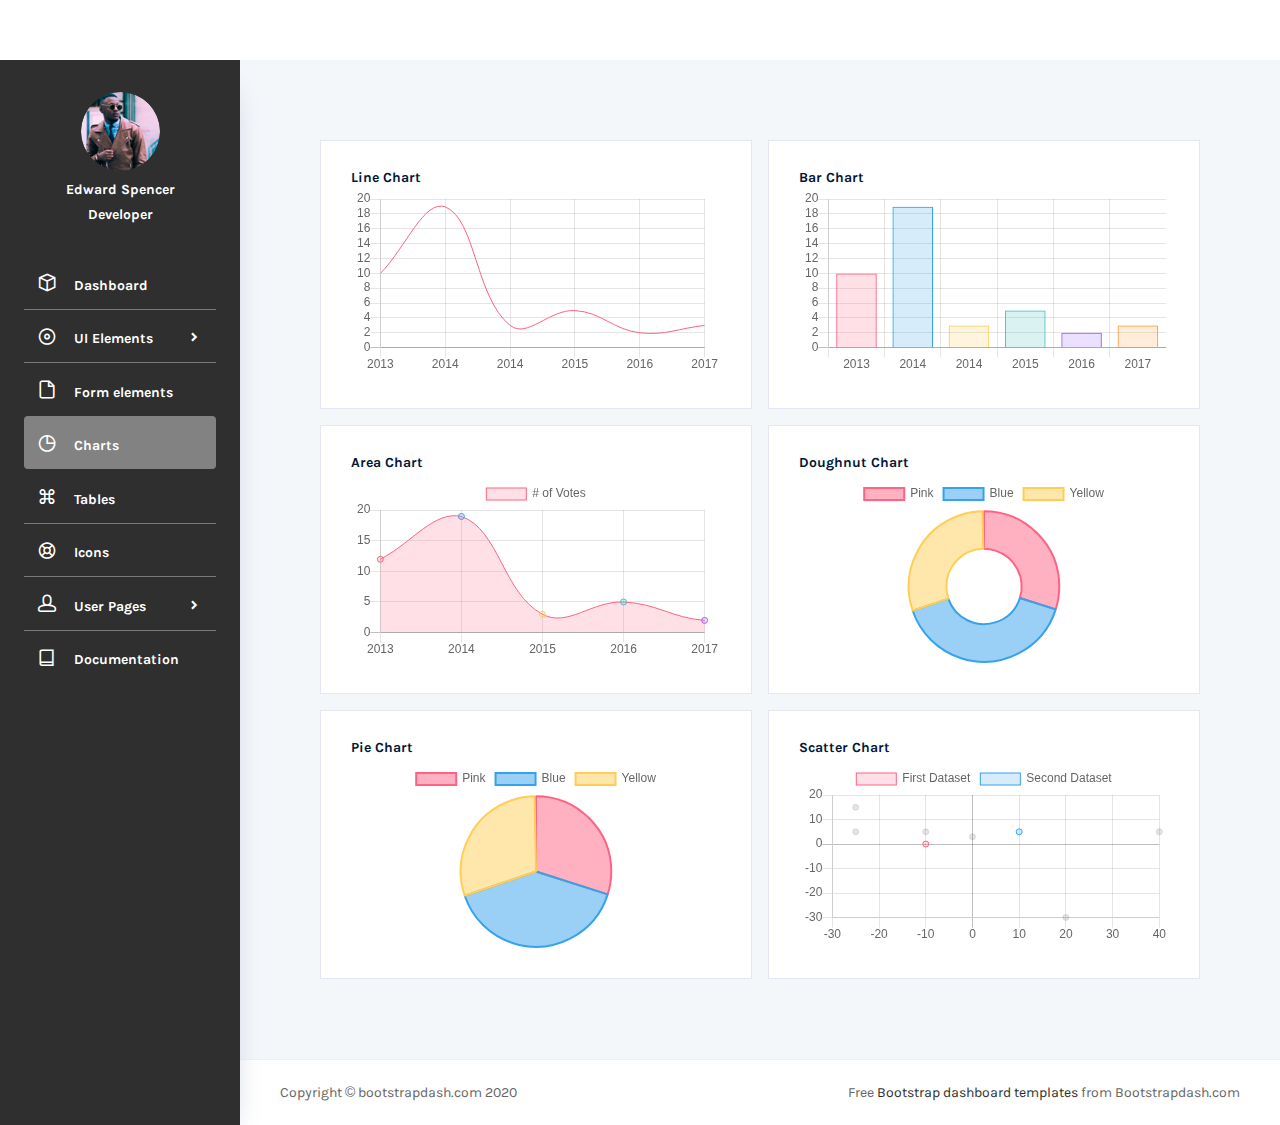
<file: thegrace/src/main/webapp/resources/pages/charts/chartjs.html>
<!DOCTYPE html>
<html lang="en">

<head>
  <!-- Required meta tags -->
  <meta charset="utf-8">
  <meta name="viewport" content="width=device-width, initial-scale=1, shrink-to-fit=no">
  <title>Regal Admin</title>
  <!-- base:css -->
  <link rel="stylesheet" href="../../vendors/mdi/css/materialdesignicons.min.css">
  <link rel="stylesheet" href="../../vendors/feather/feather.css">
  <link rel="stylesheet" href="../../vendors/base/vendor.bundle.base.css">
  <!-- endinject -->
  <!-- inject:css -->
  <link rel="stylesheet" href="../../css/style.css">
  <!-- endinject -->
  <link rel="shortcut icon" href="../../images/favicon.png" />
</head>

<body>
  <div class="container-scroller">
    <!-- partial:../../partials/_navbar.html -->
    
    
    
    <!-- partial -->
    <div class="container-fluid page-body-wrapper">
      <!-- partial:../../partials/_sidebar.html -->
      
      <nav class="sidebar sidebar-offcanvas" id="sidebar">
        <div class="user-profile">
          <div class="user-image">
            <img src="../../images/faces/face28.png">
          </div>
          <div class="user-name">
              Edward Spencer
          </div>
          <div class="user-designation">
              Developer
          </div>
        </div>
        <ul class="nav">
          <li class="nav-item">
            <a class="nav-link" href="../../index.html">
              <i class="icon-box menu-icon"></i>
              <span class="menu-title">Dashboard</span>
            </a>
          </li>
          <li class="nav-item">
            <a class="nav-link" data-toggle="collapse" href="#ui-basic" aria-expanded="false" aria-controls="ui-basic">
              <i class="icon-disc menu-icon"></i>
              <span class="menu-title">UI Elements</span>
              <i class="menu-arrow"></i>
            </a>
            <div class="collapse" id="ui-basic">
              <ul class="nav flex-column sub-menu">
                <li class="nav-item"> <a class="nav-link" href="../../pages/ui-features/buttons.html">Buttons</a></li>
                <li class="nav-item"> <a class="nav-link" href="../../pages/ui-features/typography.html">Typography</a></li>
              </ul>
            </div>
          </li>
          <li class="nav-item">
            <a class="nav-link" href="../../pages/forms/basic_elements.html">
              <i class="icon-file menu-icon"></i>
              <span class="menu-title">Form elements</span>
            </a>
          </li>
          <li class="nav-item">
            <a class="nav-link" href="../../pages/charts/chartjs.html">
              <i class="icon-pie-graph menu-icon"></i>
              <span class="menu-title">Charts</span>
            </a>
          </li>
          <li class="nav-item">
            <a class="nav-link" href="../../pages/tables/basic-table.html">
              <i class="icon-command menu-icon"></i>
              <span class="menu-title">Tables</span>
            </a>
          </li>
          <li class="nav-item">
            <a class="nav-link" href="../../pages/icons/feather-icons.html">
              <i class="icon-help menu-icon"></i>
              <span class="menu-title">Icons</span>
            </a>
          </li>
          <li class="nav-item">
            <a class="nav-link" data-toggle="collapse" href="#auth" aria-expanded="false" aria-controls="auth">
              <i class="icon-head menu-icon"></i>
              <span class="menu-title">User Pages</span>
              <i class="menu-arrow"></i>
            </a>
            <div class="collapse" id="auth">
              <ul class="nav flex-column sub-menu">
                <li class="nav-item"> <a class="nav-link" href="../../pages/samples/login.html"> Login </a></li>
                <li class="nav-item"> <a class="nav-link" href="../../pages/samples/login-2.html"> Login 2 </a></li>
                <li class="nav-item"> <a class="nav-link" href="../../pages/samples/register.html"> Register </a></li>
                <li class="nav-item"> <a class="nav-link" href="../../pages/samples/register-2.html"> Register 2 </a></li>
                <li class="nav-item"> <a class="nav-link" href="../../pages/samples/lock-screen.html"> Lockscreen </a></li>
              </ul>
            </div>
          </li>
          <li class="nav-item">
            <a class="nav-link" href="../../docs/documentation.html">
              <i class="icon-book menu-icon"></i>
              <span class="menu-title">Documentation</span>
            </a>
          </li>
        </ul>
      </nav>
      
      <!-- partial -->
      <div class="main-panel">
        <div class="content-wrapper">
          <div class="row">
            <div class="col-lg-6 grid-margin stretch-card">
              <div class="card">
                <div class="card-body">
                  <h4 class="card-title">Line chart</h4>
                  <canvas id="lineChart"></canvas>
                </div>
              </div>
            </div>
            <div class="col-lg-6 grid-margin stretch-card">
              <div class="card">
                <div class="card-body">
                  <h4 class="card-title">Bar chart</h4>
                  <canvas id="barChart"></canvas>
                </div>
              </div>
            </div>
          </div>
          <div class="row">
            <div class="col-lg-6 grid-margin stretch-card">
              <div class="card">
                <div class="card-body">
                  <h4 class="card-title">Area chart</h4>
                  <canvas id="areaChart"></canvas>
                </div>
              </div>
            </div>
            <div class="col-lg-6 grid-margin stretch-card">
              <div class="card">
                <div class="card-body">
                  <h4 class="card-title">Doughnut chart</h4>
                  <canvas id="doughnutChart"></canvas>
                </div>
              </div>
            </div>
          </div>
          <div class="row">
            <div class="col-lg-6 grid-margin grid-margin-lg-0 stretch-card">
              <div class="card">
                <div class="card-body">
                  <h4 class="card-title">Pie chart</h4>
                  <canvas id="pieChart"></canvas>
                </div>
              </div>
            </div>
            <div class="col-lg-6 grid-margin grid-margin-lg-0 stretch-card">
              <div class="card">
                <div class="card-body">
                  <h4 class="card-title">Scatter chart</h4>
                  <canvas id="scatterChart"></canvas>
                </div>
              </div>
            </div>
          </div>
        </div>
        <!-- content-wrapper ends -->
        <!-- partial:../../partials/_footer.html -->
        <footer class="footer">
          <div class="d-sm-flex justify-content-center justify-content-sm-between">
            <span class="text-muted d-block text-center text-sm-left d-sm-inline-block">Copyright © bootstrapdash.com 2020</span>
            <span class="float-none float-sm-right d-block mt-1 mt-sm-0 text-center"> Free <a href="https://www.bootstrapdash.com/" target="_blank">Bootstrap dashboard templates</a> from Bootstrapdash.com</span>
          </div>
        </footer>
        <!-- partial -->
      </div>
      <!-- main-panel ends -->
    </div>
    <!-- page-body-wrapper ends -->
  </div>
  <!-- container-scroller -->
  <!-- base:js -->
  <script src="../../vendors/base/vendor.bundle.base.js"></script>
  <!-- endinject -->
  <!-- inject:js -->
  <script src="../../js/off-canvas.js"></script>
  <script src="../../js/hoverable-collapse.js"></script>
  <script src="../../js/template.js"></script>
  <!-- endinject -->
  <!-- plugin js for this page -->
  <script src="../../vendors/chart.js/Chart.min.js"></script>
  <!-- End plugin js for this page -->
  <!-- Custom js for this page-->
  <script src="../../js/chart.js"></script>
  <!-- End custom js for this page-->
</body>

</html>
</file>
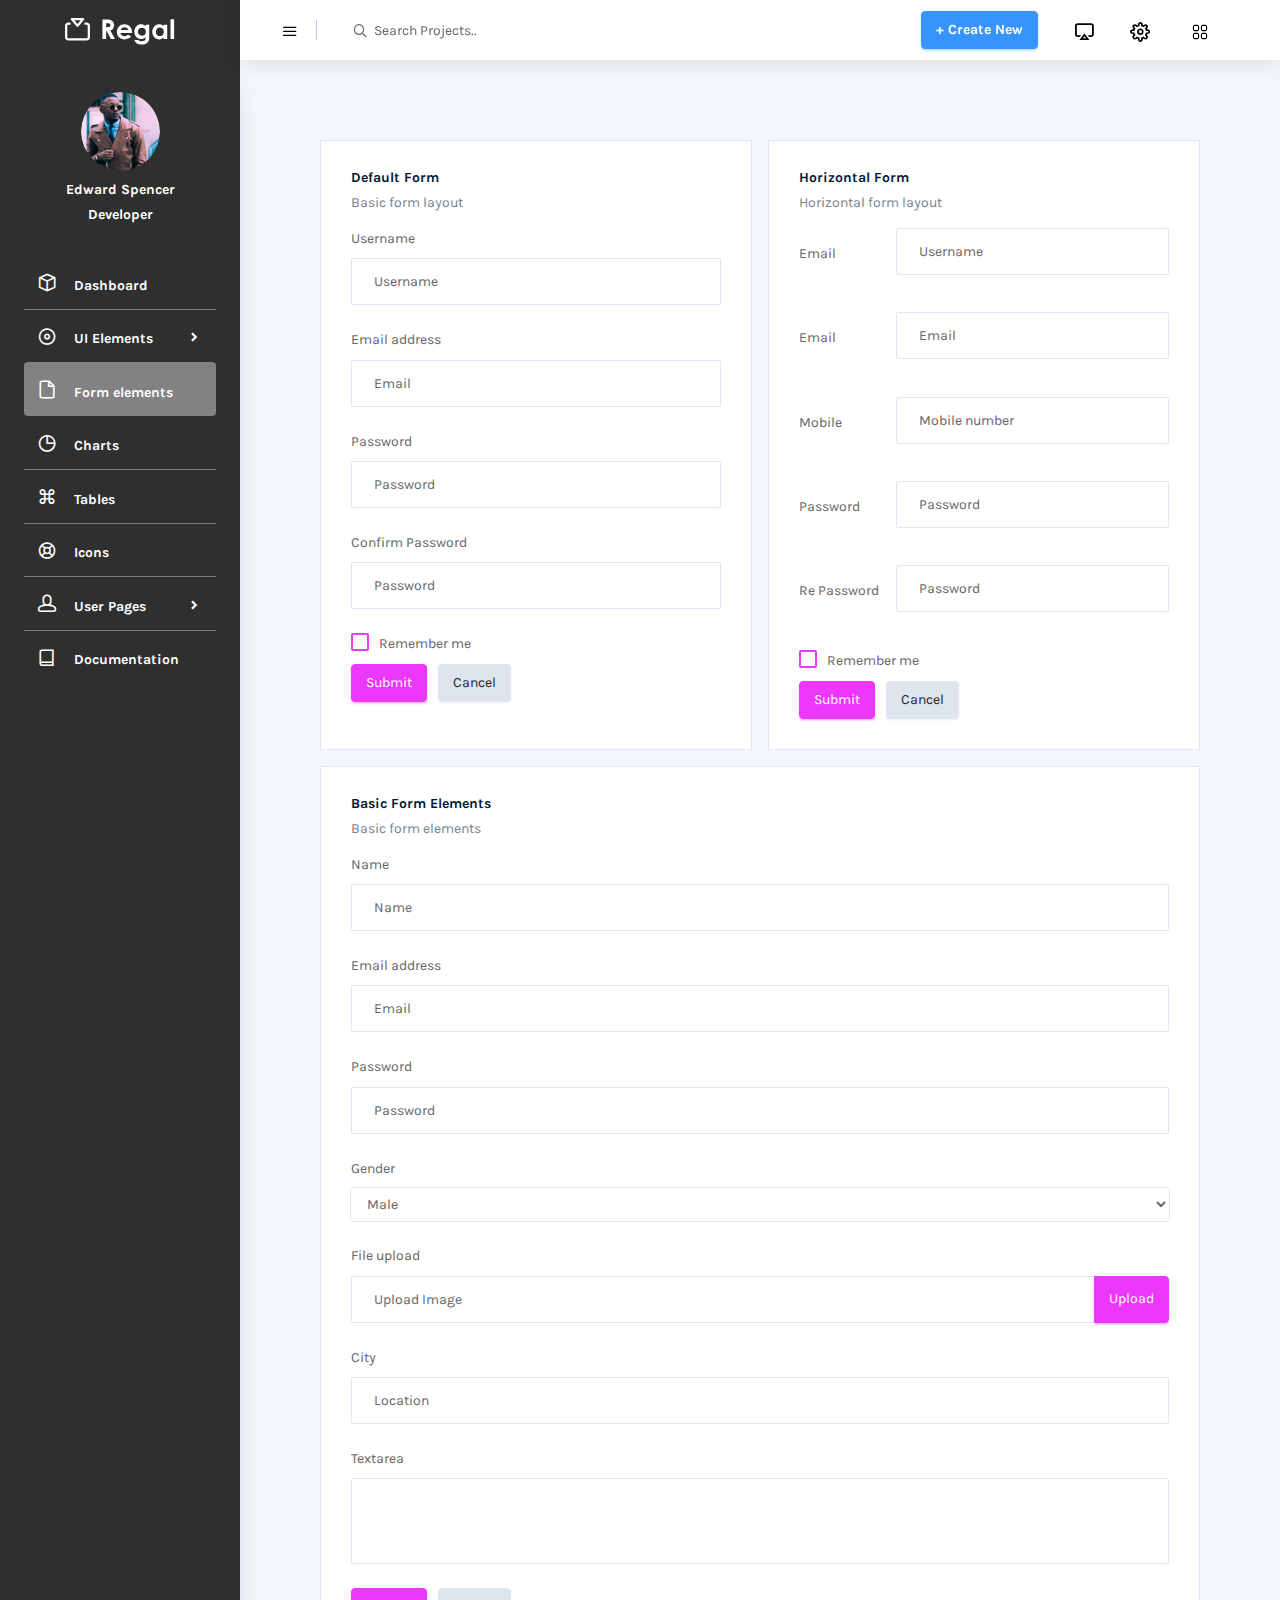
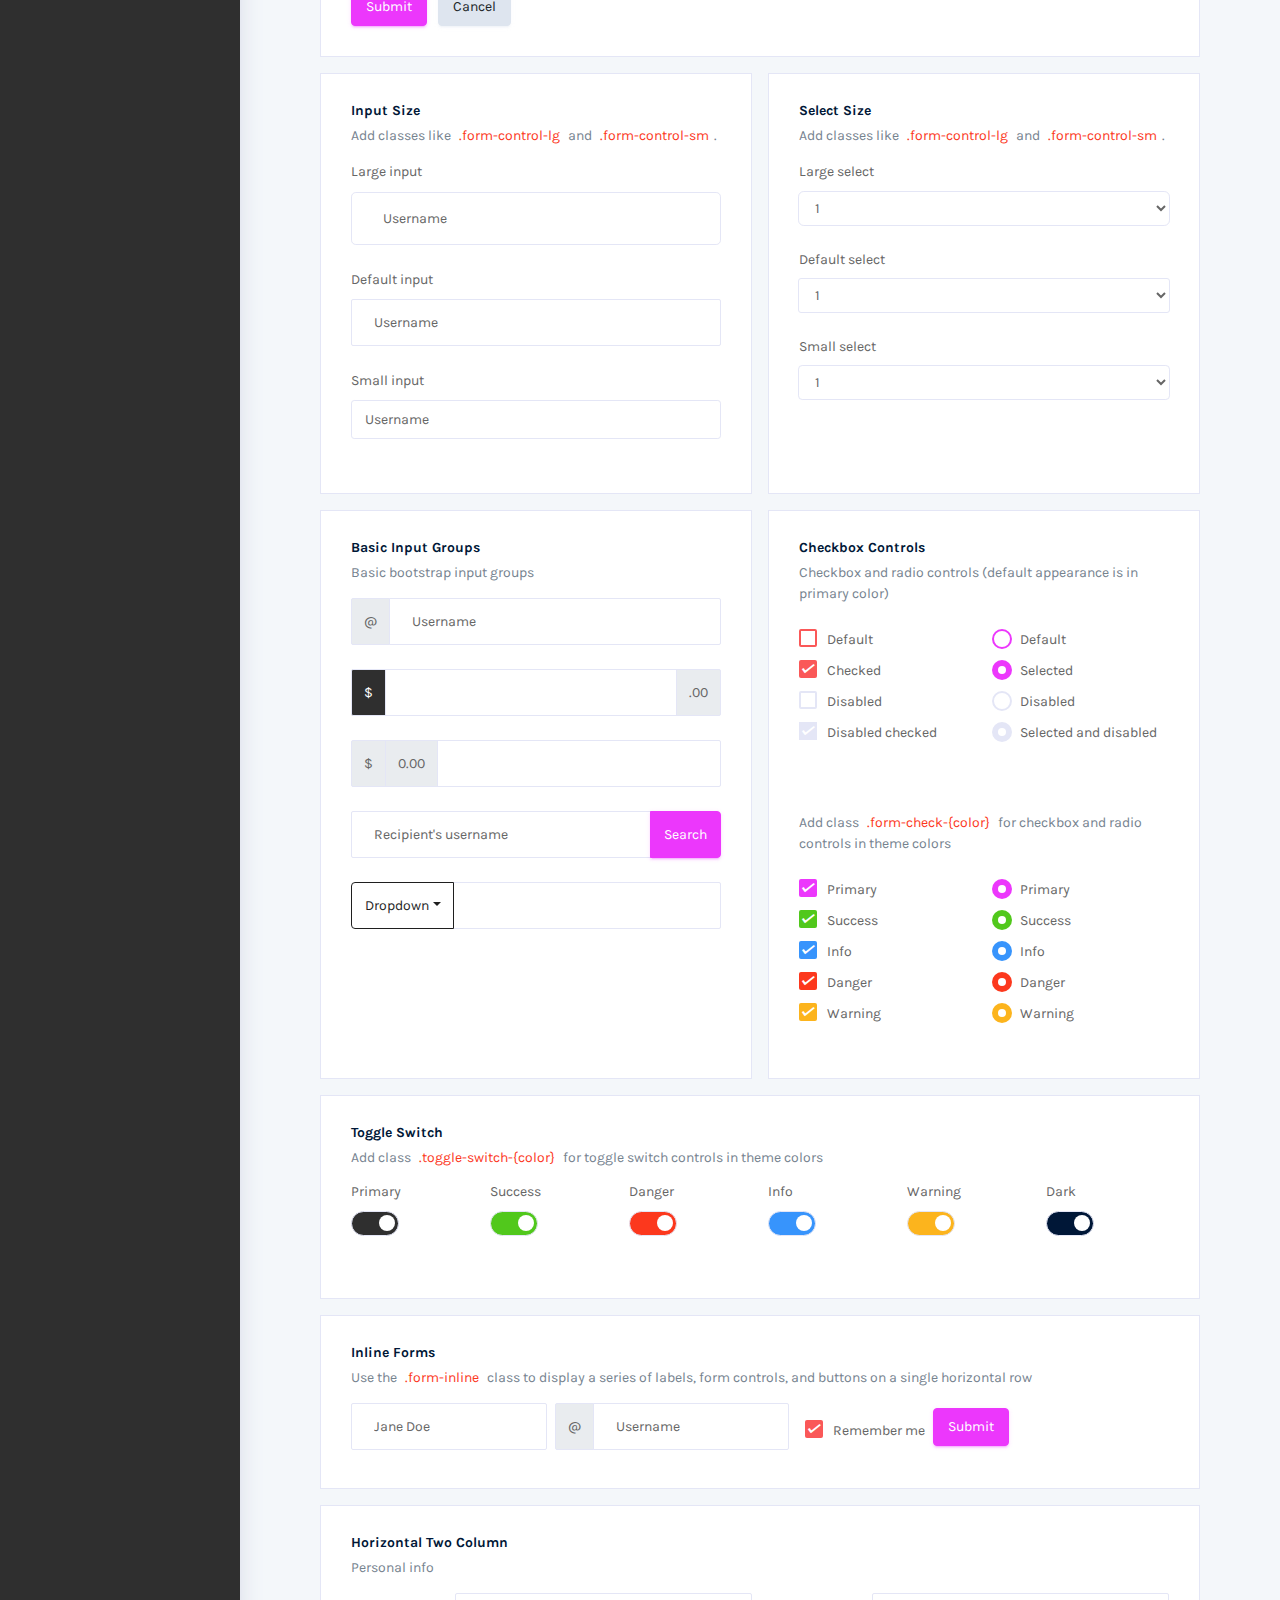
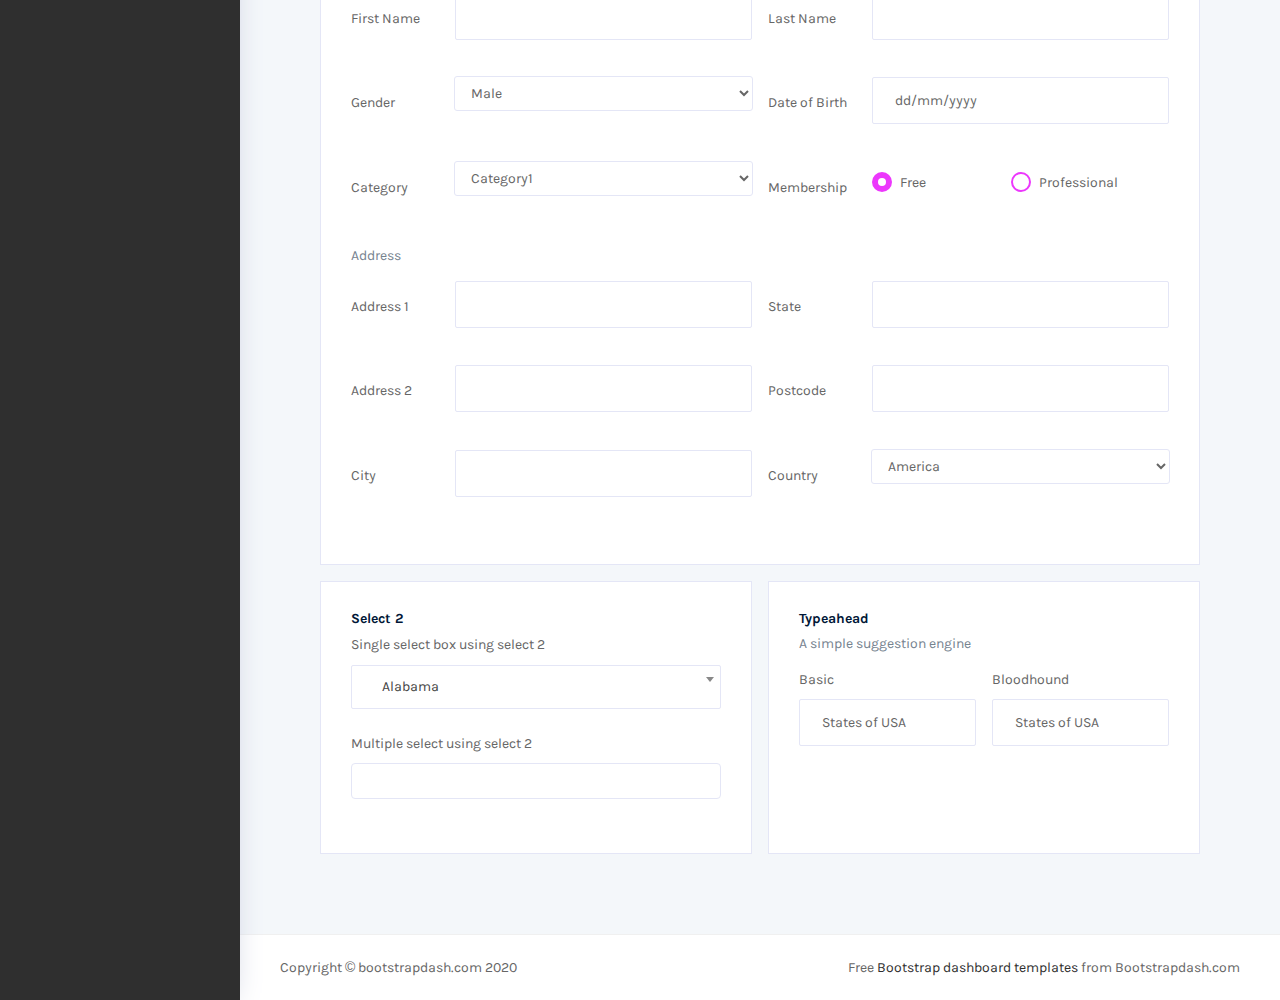
<file: thegrace/src/main/webapp/resources/pages/forms/basic_elements.html>
<!DOCTYPE html>
<html lang="en">

<head>
  <!-- Required meta tags -->
  <meta charset="utf-8">
  <meta name="viewport" content="width=device-width, initial-scale=1, shrink-to-fit=no">
  <title>Regal Admin</title>
  <!-- base:css -->
  <link rel="stylesheet" href="../../vendors/mdi/css/materialdesignicons.min.css">
  <link rel="stylesheet" href="../../vendors/feather/feather.css">
  <link rel="stylesheet" href="../../vendors/base/vendor.bundle.base.css">
  <!-- endinject -->
  <!-- plugin css for this page -->
  <link rel="stylesheet" href="../../vendors/select2/select2.min.css">
  <link rel="stylesheet" href="../../vendors/select2-bootstrap-theme/select2-bootstrap.min.css">
  <!-- End plugin css for this page -->
  <!-- inject:css -->
  <link rel="stylesheet" href="../../css/style.css">
  <!-- endinject -->
  <link rel="shortcut icon" href="../../images/favicon.png" />
</head>

<body>
  <div class="container-scroller">
    <!-- partial:../../partials/_navbar.html -->
    <nav class="navbar col-lg-12 col-12 p-0 fixed-top d-flex flex-row">
      <div class="text-center navbar-brand-wrapper d-flex align-items-center justify-content-center">
        <a class="navbar-brand brand-logo" href="../../index.html"><img src="../../images/logo.svg" alt="logo"/></a>
        <a class="navbar-brand brand-logo-mini" href="../../index.html"><img src="../../images/logo-mini.svg" alt="logo"/></a>
      </div>
      <div class="navbar-menu-wrapper d-flex align-items-center justify-content-end">
        <button class="navbar-toggler navbar-toggler align-self-center" type="button" data-toggle="minimize">
          <span class="icon-menu"></span>
        </button>
        <ul class="navbar-nav mr-lg-2">
          <li class="nav-item nav-search d-none d-lg-block">
            <div class="input-group">
              <div class="input-group-prepend">
                <span class="input-group-text" id="search">
                  <i class="icon-search"></i>
                </span>
              </div>
              <input type="text" class="form-control" placeholder="Search Projects.." aria-label="search" aria-describedby="search">
            </div>
          </li>
        </ul>
        <ul class="navbar-nav navbar-nav-right">
            <li class="nav-item dropdown d-lg-flex d-none">
                <button type="button" class="btn btn-info font-weight-bold">+ Create New</button>
            </li>
          <li class="nav-item dropdown d-flex">
            <a class="nav-link count-indicator dropdown-toggle d-flex justify-content-center align-items-center" id="messageDropdown" href="#" data-toggle="dropdown">
              <i class="icon-air-play mx-0"></i>
            </a>
            <div class="dropdown-menu dropdown-menu-right navbar-dropdown preview-list" aria-labelledby="messageDropdown">
              <p class="mb-0 font-weight-normal float-left dropdown-header">Messages</p>
              <a class="dropdown-item preview-item">
                <div class="preview-thumbnail">
                    <img src="../../images/faces/face4.jpg" alt="image" class="profile-pic">
                </div>
                <div class="preview-item-content flex-grow">
                  <h6 class="preview-subject ellipsis font-weight-normal">David Grey
                  </h6>
                  <p class="font-weight-light small-text text-muted mb-0">
                    The meeting is cancelled
                  </p>
                </div>
              </a>
              <a class="dropdown-item preview-item">
                <div class="preview-thumbnail">
                    <img src="../../images/faces/face2.jpg" alt="image" class="profile-pic">
                </div>
                <div class="preview-item-content flex-grow">
                  <h6 class="preview-subject ellipsis font-weight-normal">Tim Cook
                  </h6>
                  <p class="font-weight-light small-text text-muted mb-0">
                    New product launch
                  </p>
                </div>
              </a>
              <a class="dropdown-item preview-item">
                <div class="preview-thumbnail">
                    <img src="../../images/faces/face3.jpg" alt="image" class="profile-pic">
                </div>
                <div class="preview-item-content flex-grow">
                  <h6 class="preview-subject ellipsis font-weight-normal"> Johnson
                  </h6>
                  <p class="font-weight-light small-text text-muted mb-0">
                    Upcoming board meeting
                  </p>
                </div>
              </a>
            </div>
          </li>
          <li class="nav-item dropdown d-flex mr-4 ">
            <a class="nav-link count-indicator dropdown-toggle d-flex align-items-center justify-content-center" id="notificationDropdown" href="#" data-toggle="dropdown">
              <i class="icon-cog"></i>
            </a>
            <div class="dropdown-menu dropdown-menu-right navbar-dropdown preview-list" aria-labelledby="notificationDropdown">
              <p class="mb-0 font-weight-normal float-left dropdown-header">Settings</p>
              <a class="dropdown-item preview-item">               
                  <i class="icon-head"></i> Profile
              </a>
              <a class="dropdown-item preview-item">
                  <i class="icon-inbox"></i> Logout
              </a>
            </div>
          </li>
          <li class="nav-item dropdown mr-4 d-lg-flex d-none">
            <a class="nav-link count-indicatord-flex align-item s-center justify-content-center" href="#">
              <i class="icon-grid"></i>
            </a>
          </li>
        </ul>
        <button class="navbar-toggler navbar-toggler-right d-lg-none align-self-center" type="button" data-toggle="offcanvas">
          <span class="icon-menu"></span>
        </button>
      </div>
    </nav>
    <!-- partial -->
    <div class="container-fluid page-body-wrapper">
      <!-- partial:../../partials/_sidebar.html -->
      <nav class="sidebar sidebar-offcanvas" id="sidebar">
        <div class="user-profile">
          <div class="user-image">
            <img src="../../images/faces/face28.png">
          </div>
          <div class="user-name">
              Edward Spencer
          </div>
          <div class="user-designation">
              Developer
          </div>
        </div>
        <ul class="nav">
          <li class="nav-item">
            <a class="nav-link" href="../../index.html">
              <i class="icon-box menu-icon"></i>
              <span class="menu-title">Dashboard</span>
            </a>
          </li>
          <li class="nav-item">
            <a class="nav-link" data-toggle="collapse" href="#ui-basic" aria-expanded="false" aria-controls="ui-basic">
              <i class="icon-disc menu-icon"></i>
              <span class="menu-title">UI Elements</span>
              <i class="menu-arrow"></i>
            </a>
            <div class="collapse" id="ui-basic">
              <ul class="nav flex-column sub-menu">
                <li class="nav-item"> <a class="nav-link" href="../../pages/ui-features/buttons.html">Buttons</a></li>
                <li class="nav-item"> <a class="nav-link" href="../../pages/ui-features/typography.html">Typography</a></li>
              </ul>
            </div>
          </li>
          <li class="nav-item">
            <a class="nav-link" href="../../pages/forms/basic_elements.html">
              <i class="icon-file menu-icon"></i>
              <span class="menu-title">Form elements</span>
            </a>
          </li>
          <li class="nav-item">
            <a class="nav-link" href="../../pages/charts/chartjs.html">
              <i class="icon-pie-graph menu-icon"></i>
              <span class="menu-title">Charts</span>
            </a>
          </li>
          <li class="nav-item">
            <a class="nav-link" href="../../pages/tables/basic-table.html">
              <i class="icon-command menu-icon"></i>
              <span class="menu-title">Tables</span>
            </a>
          </li>
          <li class="nav-item">
            <a class="nav-link" href="../../pages/icons/feather-icons.html">
              <i class="icon-help menu-icon"></i>
              <span class="menu-title">Icons</span>
            </a>
          </li>
          <li class="nav-item">
            <a class="nav-link" data-toggle="collapse" href="#auth" aria-expanded="false" aria-controls="auth">
              <i class="icon-head menu-icon"></i>
              <span class="menu-title">User Pages</span>
              <i class="menu-arrow"></i>
            </a>
            <div class="collapse" id="auth">
              <ul class="nav flex-column sub-menu">
                <li class="nav-item"> <a class="nav-link" href="../../pages/samples/login.html"> Login </a></li>
                <li class="nav-item"> <a class="nav-link" href="../../pages/samples/login-2.html"> Login 2 </a></li>
                <li class="nav-item"> <a class="nav-link" href="../../pages/samples/register.html"> Register </a></li>
                <li class="nav-item"> <a class="nav-link" href="../../pages/samples/register-2.html"> Register 2 </a></li>
                <li class="nav-item"> <a class="nav-link" href="../../pages/samples/lock-screen.html"> Lockscreen </a></li>
              </ul>
            </div>
          </li>
          <li class="nav-item">
            <a class="nav-link" href="../../docs/documentation.html">
              <i class="icon-book menu-icon"></i>
              <span class="menu-title">Documentation</span>
            </a>
          </li>
        </ul>
      </nav>
      <!-- partial -->
      <div class="main-panel">        
        <div class="content-wrapper">
          <div class="row">
            <div class="col-md-6 grid-margin stretch-card">
              <div class="card">
                <div class="card-body">
                  <h4 class="card-title">Default form</h4>
                  <p class="card-description">
                    Basic form layout
                  </p>
                  <form class="forms-sample">
                    <div class="form-group">
                      <label for="exampleInputUsername1">Username</label>
                      <input type="text" class="form-control" id="exampleInputUsername1" placeholder="Username">
                    </div>
                    <div class="form-group">
                      <label for="exampleInputEmail1">Email address</label>
                      <input type="email" class="form-control" id="exampleInputEmail1" placeholder="Email">
                    </div>
                    <div class="form-group">
                      <label for="exampleInputPassword1">Password</label>
                      <input type="password" class="form-control" id="exampleInputPassword1" placeholder="Password">
                    </div>
                    <div class="form-group">
                      <label for="exampleInputConfirmPassword1">Confirm Password</label>
                      <input type="password" class="form-control" id="exampleInputConfirmPassword1" placeholder="Password">
                    </div>
                    <div class="form-check form-check-flat form-check-primary">
                      <label class="form-check-label">
                        <input type="checkbox" class="form-check-input">
                        Remember me
                      </label>
                    </div>
                    <button type="submit" class="btn btn-primary mr-2">Submit</button>
                    <button class="btn btn-light">Cancel</button>
                  </form>
                </div>
              </div>
            </div>
            <div class="col-md-6 grid-margin stretch-card">
              <div class="card">
                <div class="card-body">
                  <h4 class="card-title">Horizontal Form</h4>
                  <p class="card-description">
                    Horizontal form layout
                  </p>
                  <form class="forms-sample">
                    <div class="form-group row">
                      <label for="exampleInputUsername2" class="col-sm-3 col-form-label">Email</label>
                      <div class="col-sm-9">
                        <input type="text" class="form-control" id="exampleInputUsername2" placeholder="Username">
                      </div>
                    </div>
                    <div class="form-group row">
                      <label for="exampleInputEmail2" class="col-sm-3 col-form-label">Email</label>
                      <div class="col-sm-9">
                        <input type="email" class="form-control" id="exampleInputEmail2" placeholder="Email">
                      </div>
                    </div>
                    <div class="form-group row">
                      <label for="exampleInputMobile" class="col-sm-3 col-form-label">Mobile</label>
                      <div class="col-sm-9">
                        <input type="text" class="form-control" id="exampleInputMobile" placeholder="Mobile number">
                      </div>
                    </div>
                    <div class="form-group row">
                      <label for="exampleInputPassword2" class="col-sm-3 col-form-label">Password</label>
                      <div class="col-sm-9">
                        <input type="password" class="form-control" id="exampleInputPassword2" placeholder="Password">
                      </div>
                    </div>
                    <div class="form-group row">
                      <label for="exampleInputConfirmPassword2" class="col-sm-3 col-form-label">Re Password</label>
                      <div class="col-sm-9">
                        <input type="password" class="form-control" id="exampleInputConfirmPassword2" placeholder="Password">
                      </div>
                    </div>
                    <div class="form-check form-check-flat form-check-primary">
                      <label class="form-check-label">
                        <input type="checkbox" class="form-check-input">
                        Remember me
                      </label>
                    </div>
                    <button type="submit" class="btn btn-primary mr-2">Submit</button>
                    <button class="btn btn-light">Cancel</button>
                  </form>
                </div>
              </div>
            </div>
            <div class="col-12 grid-margin stretch-card">
              <div class="card">
                <div class="card-body">
                  <h4 class="card-title">Basic form elements</h4>
                  <p class="card-description">
                    Basic form elements
                  </p>
                  <form class="forms-sample">
                    <div class="form-group">
                      <label for="exampleInputName1">Name</label>
                      <input type="text" class="form-control" id="exampleInputName1" placeholder="Name">
                    </div>
                    <div class="form-group">
                      <label for="exampleInputEmail3">Email address</label>
                      <input type="email" class="form-control" id="exampleInputEmail3" placeholder="Email">
                    </div>
                    <div class="form-group">
                      <label for="exampleInputPassword4">Password</label>
                      <input type="password" class="form-control" id="exampleInputPassword4" placeholder="Password">
                    </div>
                    <div class="form-group">
                      <label for="exampleSelectGender">Gender</label>
                        <select class="form-control" id="exampleSelectGender">
                          <option>Male</option>
                          <option>Female</option>
                        </select>
                      </div>
                    <div class="form-group">
                      <label>File upload</label>
                      <input type="file" name="img[]" class="file-upload-default">
                      <div class="input-group col-xs-12">
                        <input type="text" class="form-control file-upload-info" disabled placeholder="Upload Image">
                        <span class="input-group-append">
                          <button class="file-upload-browse btn btn-primary" type="button">Upload</button>
                        </span>
                      </div>
                    </div>
                    <div class="form-group">
                      <label for="exampleInputCity1">City</label>
                      <input type="text" class="form-control" id="exampleInputCity1" placeholder="Location">
                    </div>
                    <div class="form-group">
                      <label for="exampleTextarea1">Textarea</label>
                      <textarea class="form-control" id="exampleTextarea1" rows="4"></textarea>
                    </div>
                    <button type="submit" class="btn btn-primary mr-2">Submit</button>
                    <button class="btn btn-light">Cancel</button>
                  </form>
                </div>
              </div>
            </div>
            <div class="col-md-6 grid-margin stretch-card">
              <div class="card">
                <div class="card-body">
                  <h4 class="card-title">Input size</h4>
                  <p class="card-description">
                    Add classes like <code>.form-control-lg</code> and <code>.form-control-sm</code>.
                  </p>
                  <div class="form-group">
                    <label>Large input</label>
                    <input type="text" class="form-control form-control-lg" placeholder="Username" aria-label="Username">
                  </div>
                  <div class="form-group">
                    <label>Default input</label>
                    <input type="text" class="form-control" placeholder="Username" aria-label="Username">
                  </div>
                  <div class="form-group">
                    <label>Small input</label>
                    <input type="text" class="form-control form-control-sm" placeholder="Username" aria-label="Username">
                  </div>
                </div>
              </div>
            </div>
            <div class="col-md-6 grid-margin stretch-card">
              <div class="card">
                <div class="card-body">
                  <h4 class="card-title">Select size</h4>
                  <p class="card-description">
                    Add classes like <code>.form-control-lg</code> and <code>.form-control-sm</code>.                    
                  </p>
                  <div class="form-group">
                    <label for="exampleFormControlSelect1">Large select</label>
                    <select class="form-control form-control-lg" id="exampleFormControlSelect1">
                      <option>1</option>
                      <option>2</option>
                      <option>3</option>
                      <option>4</option>
                      <option>5</option>
                    </select>
                  </div>
                  <div class="form-group">
                    <label for="exampleFormControlSelect2">Default select</label>
                    <select class="form-control" id="exampleFormControlSelect2">
                      <option>1</option>
                      <option>2</option>
                      <option>3</option>
                      <option>4</option>
                      <option>5</option>
                    </select>
                  </div>
                  <div class="form-group">
                    <label for="exampleFormControlSelect3">Small select</label>
                    <select class="form-control form-control-sm" id="exampleFormControlSelect3">
                      <option>1</option>
                      <option>2</option>
                      <option>3</option>
                      <option>4</option>
                      <option>5</option>
                    </select>
                  </div>
                </div>
              </div>
            </div>
            <div class="col-md-6 grid-margin stretch-card">
              <div class="card">
                <div class="card-body">
                  <h4 class="card-title">Basic input groups</h4>
                  <p class="card-description">
                    Basic bootstrap input groups
                  </p>
                  <div class="form-group">
                    <div class="input-group">
                      <div class="input-group-prepend">
                        <span class="input-group-text">@</span>
                      </div>
                      <input type="text" class="form-control" placeholder="Username" aria-label="Username">
                    </div>
                  </div>
                  <div class="form-group">
                    <div class="input-group">
                      <div class="input-group-prepend">
                        <span class="input-group-text bg-primary text-white">$</span>
                      </div>
                      <input type="text" class="form-control" aria-label="Amount (to the nearest dollar)">
                      <div class="input-group-append">
                        <span class="input-group-text">.00</span>
                      </div>
                    </div>
                  </div>
                  <div class="form-group">
                    <div class="input-group">
                      <div class="input-group-prepend">
                        <span class="input-group-text">$</span>
                      </div>
                      <div class="input-group-prepend">
                        <span class="input-group-text">0.00</span>
                      </div>
                      <input type="text" class="form-control" aria-label="Amount (to the nearest dollar)">
                    </div>
                  </div>
                  <div class="form-group">
                    <div class="input-group">
                      <input type="text" class="form-control" placeholder="Recipient's username" aria-label="Recipient's username">
                      <div class="input-group-append">
                        <button class="btn btn-sm btn-primary" type="button">Search</button>
                      </div>
                    </div>
                  </div>
                  <div class="form-group">
                    <div class="input-group">
                      <div class="input-group-prepend">
                        <button class="btn btn-sm btn-outline-primary dropdown-toggle" type="button" data-toggle="dropdown" aria-haspopup="true" aria-expanded="false">Dropdown</button>
                        <div class="dropdown-menu">
                          <a class="dropdown-item" href="#">Action</a>
                          <a class="dropdown-item" href="#">Another action</a>
                          <a class="dropdown-item" href="#">Something else here</a>
                          <div role="separator" class="dropdown-divider"></div>
                          <a class="dropdown-item" href="#">Separated link</a>
                        </div>
                      </div>
                      <input type="text" class="form-control" aria-label="Text input with dropdown button">
                    </div>
                  </div>
                </div>
              </div>
            </div>
            <div class="col-md-6 grid-margin stretch-card">
              <div class="card">
                <div class="card-body">
                  <h4 class="card-title">Checkbox Controls</h4>
                  <p class="card-description">Checkbox and radio controls (default appearance is in primary color)</p>
                  <form>
                    <div class="row">
                      <div class="col-md-6">
                        <div class="form-group">
                          <div class="form-check">
                            <label class="form-check-label">
                              <input type="checkbox" class="form-check-input">
                              Default
                            </label>
                          </div>
                          <div class="form-check">
                            <label class="form-check-label">
                              <input type="checkbox" class="form-check-input" checked>
                              Checked
                            </label>
                          </div>
                          <div class="form-check">
                            <label class="form-check-label">
                              <input type="checkbox" class="form-check-input" disabled>
                              Disabled
                            </label>
                          </div>
                          <div class="form-check">
                            <label class="form-check-label">
                              <input type="checkbox" class="form-check-input" disabled checked>
                              Disabled checked
                            </label>
                          </div>
                        </div>
                      </div>
                      <div class="col-md-6">
                        <div class="form-group">
                          <div class="form-check">
                            <label class="form-check-label">
                              <input type="radio" class="form-check-input" name="optionsRadios" id="optionsRadios1" value="">
                              Default
                            </label>
                          </div>
                          <div class="form-check">
                            <label class="form-check-label">
                              <input type="radio" class="form-check-input" name="optionsRadios" id="optionsRadios2" value="option2" checked>
                              Selected
                            </label>
                          </div>
                          <div class="form-check">
                            <label class="form-check-label">
                              <input type="radio" class="form-check-input" name="optionsRadios2" id="optionsRadios3" value="option3" disabled>
                              Disabled
                            </label>
                          </div>
                          <div class="form-check">
                            <label class="form-check-label">
                              <input type="radio" class="form-check-input" name="optionsRadio2" id="optionsRadios4" value="option4" disabled checked>
                              Selected and disabled
                            </label>
                          </div>
                        </div>
                      </div>
                    </div>
                  </form>
                </div>
                <div class="card-body">
                  <p class="card-description">Add class <code>.form-check-{color}</code> for checkbox and radio controls in theme colors</p>
                  <form>
                    <div class="row">
                      <div class="col-md-6">
                        <div class="form-group">
                          <div class="form-check form-check-primary">
                            <label class="form-check-label">
                              <input type="checkbox" class="form-check-input" checked>
                              Primary
                            </label>
                          </div>
                          <div class="form-check form-check-success">
                            <label class="form-check-label">
                              <input type="checkbox" class="form-check-input" checked>
                              Success
                            </label>
                          </div>
                          <div class="form-check form-check-info">
                            <label class="form-check-label">
                              <input type="checkbox" class="form-check-input" checked>
                              Info
                            </label>
                          </div>
                          <div class="form-check form-check-danger">
                            <label class="form-check-label">
                              <input type="checkbox" class="form-check-input" checked>
                              Danger
                            </label>
                          </div>
                          <div class="form-check form-check-warning">
                            <label class="form-check-label">
                              <input type="checkbox" class="form-check-input" checked>
                              Warning
                            </label>
                          </div>
                        </div>
                      </div>
                      <div class="col-md-6">
                        <div class="form-group">
                          <div class="form-check form-check-primary">
                            <label class="form-check-label">
                              <input type="radio" class="form-check-input" name="ExampleRadio1" id="ExampleRadio1" checked>
                              Primary
                            </label>
                          </div>
                          <div class="form-check form-check-success">
                            <label class="form-check-label">
                              <input type="radio" class="form-check-input" name="ExampleRadio2" id="ExampleRadio2" checked>
                              Success
                            </label>
                          </div>
                          <div class="form-check form-check-info">
                            <label class="form-check-label">
                              <input type="radio" class="form-check-input" name="ExampleRadio3" id="ExampleRadio3" checked>
                              Info
                            </label>
                          </div>
                          <div class="form-check form-check-danger">
                            <label class="form-check-label">
                              <input type="radio" class="form-check-input" name="ExampleRadio4" id="ExampleRadio4" checked>
                              Danger
                            </label>
                          </div>
                          <div class="form-check form-check-warning">
                            <label class="form-check-label">
                              <input type="radio" class="form-check-input" name="ExampleRadio5" id="ExampleRadio5" checked>
                              Warning
                            </label>
                          </div>
                        </div>
                      </div>
                    </div>
                  </form>
                </div>
              </div>
            </div>
            <div class="col-md-12 grid-margin stretch-card">
              <div class="card">
                <div class="card-body">
                  <h4 class="card-title">Toggle Switch</h4>
                  <p class="card-description">Add class <code>.toggle-switch-{color}</code> for toggle switch controls in theme colors</p>
                  <div class="form-group row">
                    <div class="col">
                      <p class="mb-2">Primary</p>
                      <label class="toggle-switch">
                        <input type="checkbox" checked>
                        <span class="toggle-slider round"></span>
                      </label>                      
                    </div>
                    <div class="col">
                        <p class="mb-2">Success</p>
                      <label class="toggle-switch toggle-switch-success">
                        <input type="checkbox" checked>
                        <span class="toggle-slider round"></span>
                      </label>                      
                    </div>
                    <div class="col">
                        <p class="mb-2">Danger</p>
                      <label class="toggle-switch toggle-switch-danger">
                        <input type="checkbox" checked>
                        <span class="toggle-slider round"></span>
                      </label>                      
                    </div>
                    <div class="col">
                        <p class="mb-2">Info</p>
                      <label class="toggle-switch toggle-switch-info">
                        <input type="checkbox" checked>
                        <span class="toggle-slider round"></span>
                      </label>                      
                    </div>
                    <div class="col">
                        <p class="mb-2">Warning</p>
                      <label class="toggle-switch toggle-switch-warning">
                        <input type="checkbox" checked>
                        <span class="toggle-slider round"></span>
                      </label>                      
                    </div>
                    <div class="col">
                        <p class="mb-2">Dark</p>
                      <label class="toggle-switch toggle-switch-dark">
                        <input type="checkbox" checked>
                        <span class="toggle-slider round"></span>
                      </label>                      
                    </div> 
                  </div>
                </div>
              </div>
            </div>
            <div class="col-12 grid-margin stretch-card">
              <div class="card">
                <div class="card-body">
                  <h4 class="card-title">Inline forms</h4>
                  <p class="card-description">
                    Use the <code>.form-inline</code> class to display a series of labels, form controls, and buttons on a single horizontal row
                  </p>
                  <form class="form-inline">
                    <label class="sr-only" for="inlineFormInputName2">Name</label>
                    <input type="text" class="form-control mb-2 mr-sm-2" id="inlineFormInputName2" placeholder="Jane Doe">
                  
                    <label class="sr-only" for="inlineFormInputGroupUsername2">Username</label>
                    <div class="input-group mb-2 mr-sm-2">
                      <div class="input-group-prepend">
                        <div class="input-group-text">@</div>
                      </div>
                      <input type="text" class="form-control" id="inlineFormInputGroupUsername2" placeholder="Username">
                    </div>
                    <div class="form-check mx-sm-2">
                      <label class="form-check-label">
                        <input type="checkbox" class="form-check-input" checked>
                        Remember me
                      </label>
                    </div>
                    <button type="submit" class="btn btn-primary mb-2">Submit</button>
                  </form>
                </div>
              </div>
            </div>
            <div class="col-12 grid-margin">
              <div class="card">
                <div class="card-body">
                  <h4 class="card-title">Horizontal Two column</h4>
                  <form class="form-sample">
                    <p class="card-description">
                      Personal info
                    </p>
                    <div class="row">
                      <div class="col-md-6">
                        <div class="form-group row">
                          <label class="col-sm-3 col-form-label">First Name</label>
                          <div class="col-sm-9">
                            <input type="text" class="form-control" />
                          </div>
                        </div>
                      </div>
                      <div class="col-md-6">
                        <div class="form-group row">
                          <label class="col-sm-3 col-form-label">Last Name</label>
                          <div class="col-sm-9">
                            <input type="text" class="form-control" />
                          </div>
                        </div>
                      </div>
                    </div>
                    <div class="row">
                      <div class="col-md-6">
                        <div class="form-group row">
                          <label class="col-sm-3 col-form-label">Gender</label>
                          <div class="col-sm-9">
                            <select class="form-control">
                              <option>Male</option>
                              <option>Female</option>
                            </select>
                          </div>
                        </div>
                      </div>
                      <div class="col-md-6">
                        <div class="form-group row">
                          <label class="col-sm-3 col-form-label">Date of Birth</label>
                          <div class="col-sm-9">
                            <input class="form-control" placeholder="dd/mm/yyyy"/>
                          </div>
                        </div>
                      </div>
                    </div>
                    <div class="row">
                      <div class="col-md-6">
                        <div class="form-group row">
                          <label class="col-sm-3 col-form-label">Category</label>
                          <div class="col-sm-9">
                            <select class="form-control">
                              <option>Category1</option>
                              <option>Category2</option>
                              <option>Category3</option>
                              <option>Category4</option>
                            </select>
                          </div>
                        </div>
                      </div>
                      <div class="col-md-6">
                        <div class="form-group row">
                          <label class="col-sm-3 col-form-label">Membership</label>
                          <div class="col-sm-4">
                            <div class="form-check">
                              <label class="form-check-label">
                                <input type="radio" class="form-check-input" name="membershipRadios" id="membershipRadios1" value="" checked>
                                Free
                              </label>
                            </div>
                          </div>
                          <div class="col-sm-5">
                            <div class="form-check">
                              <label class="form-check-label">
                                <input type="radio" class="form-check-input" name="membershipRadios" id="membershipRadios2" value="option2">
                                Professional
                              </label>
                            </div>
                          </div>
                        </div>
                      </div>
                    </div>
                    <p class="card-description">
                      Address
                    </p>
                    <div class="row">
                      <div class="col-md-6">
                        <div class="form-group row">
                          <label class="col-sm-3 col-form-label">Address 1</label>
                          <div class="col-sm-9">
                            <input type="text" class="form-control" />
                          </div>
                        </div>
                      </div>
                      <div class="col-md-6">
                        <div class="form-group row">
                          <label class="col-sm-3 col-form-label">State</label>
                          <div class="col-sm-9">
                            <input type="text" class="form-control" />
                          </div>
                        </div>
                      </div>
                    </div>
                    <div class="row">
                      <div class="col-md-6">
                        <div class="form-group row">
                          <label class="col-sm-3 col-form-label">Address 2</label>
                          <div class="col-sm-9">
                            <input type="text" class="form-control" />
                          </div>
                        </div>
                      </div>
                      <div class="col-md-6">
                        <div class="form-group row">
                          <label class="col-sm-3 col-form-label">Postcode</label>
                          <div class="col-sm-9">
                            <input type="text" class="form-control" />
                          </div>
                        </div>
                      </div>
                    </div>
                    <div class="row">
                      <div class="col-md-6">
                        <div class="form-group row">
                          <label class="col-sm-3 col-form-label">City</label>
                          <div class="col-sm-9">
                            <input type="text" class="form-control" />
                          </div>
                        </div>
                      </div>
                      <div class="col-md-6">
                        <div class="form-group row">
                          <label class="col-sm-3 col-form-label">Country</label>
                          <div class="col-sm-9">
                            <select class="form-control">
                              <option>America</option>
                              <option>Italy</option>
                              <option>Russia</option>
                              <option>Britain</option>
                            </select>
                          </div>
                        </div>
                      </div>
                    </div>
                  </form>
                </div>
              </div>
            </div>
            <div class="col-md-6 grid-margin-lg-0 grid-margin stretch-card">
              <div class="card">
                <div class="card-body">
                  <h4 class="card-title">Select 2</h4>
                  <div class="form-group">
                    <label>Single select box using select 2</label>
                    <select class="js-example-basic-single w-100">
                      <option value="AL">Alabama</option>
                      <option value="WY">Wyoming</option>
                      <option value="AM">America</option>
                      <option value="CA">Canada</option>
                      <option value="RU">Russia</option>
                    </select>
                  </div>
                  <div class="form-group">
                    <label>Multiple select using select 2</label>
                    <select class="js-example-basic-multiple w-100" multiple="multiple">
                      <option value="AL">Alabama</option>
                      <option value="WY">Wyoming</option>
                      <option value="AM">America</option>
                      <option value="CA">Canada</option>
                      <option value="RU">Russia</option>
                    </select>
                  </div>
                </div>
              </div>
            </div>
            <div class="col-md-6 grid-margin-lg-0 grid-margin stretch-card">
              <div class="card">
                <div class="card-body">
                  <h4 class="card-title">Typeahead</h4>
                  <p class="card-description">
                    A simple suggestion engine
                  </p>
                  <div class="form-group row">
                    <div class="col">
                      <label>Basic</label>
                      <div id="the-basics">
                        <input class="typeahead" type="text" placeholder="States of USA">
                      </div>
                    </div>
                    <div class="col">
                      <label>Bloodhound</label>
                      <div id="bloodhound">
                        <input class="typeahead" type="text" placeholder="States of USA">
                      </div>
                    </div>
                  </div>
                </div>
              </div>
            </div>
          </div>
        </div>
        <!-- content-wrapper ends -->
        <!-- partial:../../partials/_footer.html -->
        <footer class="footer">
          <div class="d-sm-flex justify-content-center justify-content-sm-between">
            <span class="text-muted d-block text-center text-sm-left d-sm-inline-block">Copyright © bootstrapdash.com 2020</span>
            <span class="float-none float-sm-right d-block mt-1 mt-sm-0 text-center"> Free <a href="https://www.bootstrapdash.com/" target="_blank">Bootstrap dashboard templates</a> from Bootstrapdash.com</span>
          </div>
        </footer>
        <!-- partial -->
      </div>
      <!-- main-panel ends -->
    </div>
    <!-- page-body-wrapper ends -->
  </div>
  <!-- container-scroller -->
  <!-- base:js -->
  <script src="../../vendors/base/vendor.bundle.base.js"></script>
  <!-- endinject -->
  <!-- inject:js -->
  <script src="../../js/off-canvas.js"></script>
  <script src="../../js/hoverable-collapse.js"></script>
  <script src="../../js/template.js"></script>
  <!-- endinject -->
  <!-- plugin js for this page -->
  <script src="../../vendors/typeahead.js/typeahead.bundle.min.js"></script>
  <script src="../../vendors/select2/select2.min.js"></script>
  <!-- End plugin js for this page -->
  <!-- Custom js for this page-->
  <script src="../../js/file-upload.js"></script>
  <script src="../../js/typeahead.js"></script>
  <script src="../../js/select2.js"></script>
  <!-- End custom js for this page-->
</body>

</html>
</file>
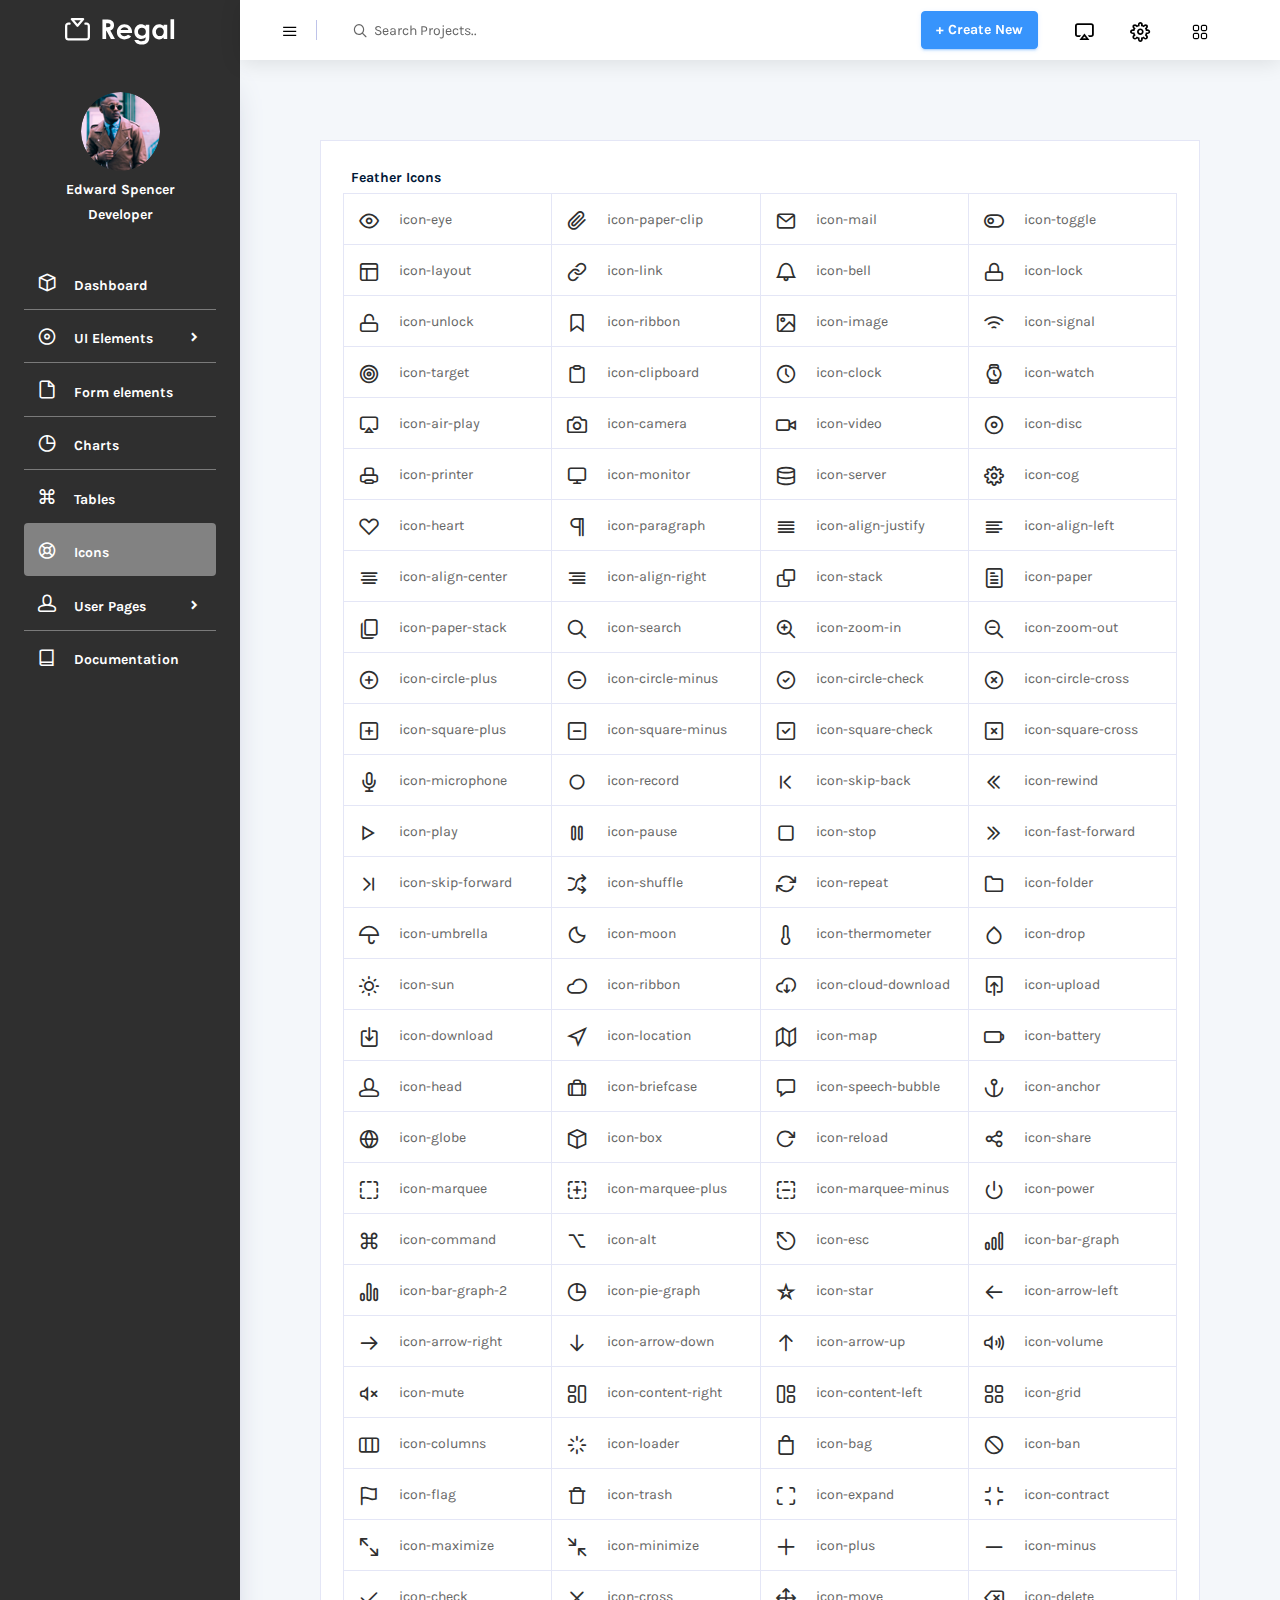
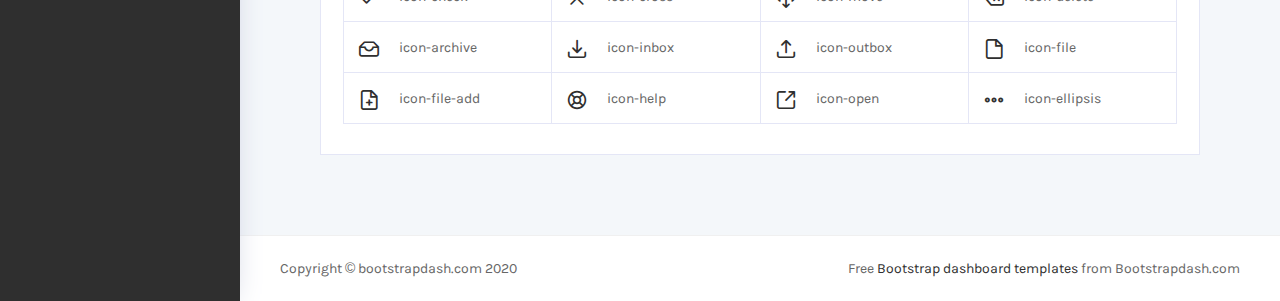
<file: thegrace/src/main/webapp/resources/pages/icons/feather-icons.html>
<!DOCTYPE html>
<html lang="en">

<head>
  <!-- Required meta tags -->
  <meta charset="utf-8">
  <meta name="viewport" content="width=device-width, initial-scale=1, shrink-to-fit=no">
  <title>Regal Admin</title>
  <!-- base:css -->
  <link rel="stylesheet" href="../../vendors/mdi/css/materialdesignicons.min.css">
  <link rel="stylesheet" href="../../vendors/feather/feather.css">
  <link rel="stylesheet" href="../../vendors/base/vendor.bundle.base.css">
  <!-- endinject -->
  <!-- plugin css for this page -->
  <!-- End plugin css for this page -->
  <!-- inject:css -->
  <link rel="stylesheet" href="../../css/style.css">
  <!-- endinject -->
  <link rel="shortcut icon" href="../../images/favicon.png" />
</head>

<body>
  <div class=" container-scroller">
    <!-- partial:../../partials/_navbar.html -->
    <nav class="navbar col-lg-12 col-12 p-0 fixed-top d-flex flex-row">
      <div class="text-center navbar-brand-wrapper d-flex align-items-center justify-content-center">
        <a class="navbar-brand brand-logo" href="../../index.html"><img src="../../images/logo.svg" alt="logo"/></a>
        <a class="navbar-brand brand-logo-mini" href="../../index.html"><img src="../../images/logo-mini.svg" alt="logo"/></a>
      </div>
      <div class="navbar-menu-wrapper d-flex align-items-center justify-content-end">
        <button class="navbar-toggler navbar-toggler align-self-center" type="button" data-toggle="minimize">
          <span class="icon-menu"></span>
        </button>
        <ul class="navbar-nav mr-lg-2">
          <li class="nav-item nav-search d-none d-lg-block">
            <div class="input-group">
              <div class="input-group-prepend">
                <span class="input-group-text" id="search">
                  <i class="icon-search"></i>
                </span>
              </div>
              <input type="text" class="form-control" placeholder="Search Projects.." aria-label="search" aria-describedby="search">
            </div>
          </li>
        </ul>
        <ul class="navbar-nav navbar-nav-right">
            <li class="nav-item dropdown d-lg-flex d-none">
                <button type="button" class="btn btn-info font-weight-bold">+ Create New</button>
            </li>
          <li class="nav-item dropdown d-flex">
            <a class="nav-link count-indicator dropdown-toggle d-flex justify-content-center align-items-center" id="messageDropdown" href="#" data-toggle="dropdown">
              <i class="icon-air-play mx-0"></i>
            </a>
            <div class="dropdown-menu dropdown-menu-right navbar-dropdown preview-list" aria-labelledby="messageDropdown">
              <p class="mb-0 font-weight-normal float-left dropdown-header">Messages</p>
              <a class="dropdown-item preview-item">
                <div class="preview-thumbnail">
                    <img src="../../images/faces/face4.jpg" alt="image" class="profile-pic">
                </div>
                <div class="preview-item-content flex-grow">
                  <h6 class="preview-subject ellipsis font-weight-normal">David Grey
                  </h6>
                  <p class="font-weight-light small-text text-muted mb-0">
                    The meeting is cancelled
                  </p>
                </div>
              </a>
              <a class="dropdown-item preview-item">
                <div class="preview-thumbnail">
                    <img src="../../images/faces/face2.jpg" alt="image" class="profile-pic">
                </div>
                <div class="preview-item-content flex-grow">
                  <h6 class="preview-subject ellipsis font-weight-normal">Tim Cook
                  </h6>
                  <p class="font-weight-light small-text text-muted mb-0">
                    New product launch
                  </p>
                </div>
              </a>
              <a class="dropdown-item preview-item">
                <div class="preview-thumbnail">
                    <img src="../../images/faces/face3.jpg" alt="image" class="profile-pic">
                </div>
                <div class="preview-item-content flex-grow">
                  <h6 class="preview-subject ellipsis font-weight-normal"> Johnson
                  </h6>
                  <p class="font-weight-light small-text text-muted mb-0">
                    Upcoming board meeting
                  </p>
                </div>
              </a>
            </div>
          </li>
          <li class="nav-item dropdown d-flex mr-4 ">
            <a class="nav-link count-indicator dropdown-toggle d-flex align-items-center justify-content-center" id="notificationDropdown" href="#" data-toggle="dropdown">
              <i class="icon-cog"></i>
            </a>
            <div class="dropdown-menu dropdown-menu-right navbar-dropdown preview-list" aria-labelledby="notificationDropdown">
              <p class="mb-0 font-weight-normal float-left dropdown-header">Settings</p>
              <a class="dropdown-item preview-item">               
                  <i class="icon-head"></i> Profile
              </a>
              <a class="dropdown-item preview-item">
                  <i class="icon-inbox"></i> Logout
              </a>
            </div>
          </li>
          <li class="nav-item dropdown mr-4 d-lg-flex d-none">
            <a class="nav-link count-indicatord-flex align-item s-center justify-content-center" href="#">
              <i class="icon-grid"></i>
            </a>
          </li>
        </ul>
        <button class="navbar-toggler navbar-toggler-right d-lg-none align-self-center" type="button" data-toggle="offcanvas">
          <span class="icon-menu"></span>
        </button>
      </div>
    </nav>
    <!-- partial -->
    <div class="container-fluid page-body-wrapper">
      <!-- partial:../../partials/_sidebar.html -->
      <nav class="sidebar sidebar-offcanvas" id="sidebar">
        <div class="user-profile">
          <div class="user-image">
            <img src="../../images/faces/face28.png">
          </div>
          <div class="user-name">
              Edward Spencer
          </div>
          <div class="user-designation">
              Developer
          </div>
        </div>
        <ul class="nav">
          <li class="nav-item">
            <a class="nav-link" href="../../index.html">
              <i class="icon-box menu-icon"></i>
              <span class="menu-title">Dashboard</span>
            </a>
          </li>
          <li class="nav-item">
            <a class="nav-link" data-toggle="collapse" href="#ui-basic" aria-expanded="false" aria-controls="ui-basic">
              <i class="icon-disc menu-icon"></i>
              <span class="menu-title">UI Elements</span>
              <i class="menu-arrow"></i>
            </a>
            <div class="collapse" id="ui-basic">
              <ul class="nav flex-column sub-menu">
                <li class="nav-item"> <a class="nav-link" href="../../pages/ui-features/buttons.html">Buttons</a></li>
                <li class="nav-item"> <a class="nav-link" href="../../pages/ui-features/typography.html">Typography</a></li>
              </ul>
            </div>
          </li>
          <li class="nav-item">
            <a class="nav-link" href="../../pages/forms/basic_elements.html">
              <i class="icon-file menu-icon"></i>
              <span class="menu-title">Form elements</span>
            </a>
          </li>
          <li class="nav-item">
            <a class="nav-link" href="../../pages/charts/chartjs.html">
              <i class="icon-pie-graph menu-icon"></i>
              <span class="menu-title">Charts</span>
            </a>
          </li>
          <li class="nav-item">
            <a class="nav-link" href="../../pages/tables/basic-table.html">
              <i class="icon-command menu-icon"></i>
              <span class="menu-title">Tables</span>
            </a>
          </li>
          <li class="nav-item">
            <a class="nav-link" href="../../pages/icons/feather-icons.html">
              <i class="icon-help menu-icon"></i>
              <span class="menu-title">Icons</span>
            </a>
          </li>
          <li class="nav-item">
            <a class="nav-link" data-toggle="collapse" href="#auth" aria-expanded="false" aria-controls="auth">
              <i class="icon-head menu-icon"></i>
              <span class="menu-title">User Pages</span>
              <i class="menu-arrow"></i>
            </a>
            <div class="collapse" id="auth">
              <ul class="nav flex-column sub-menu">
                <li class="nav-item"> <a class="nav-link" href="../../pages/samples/login.html"> Login </a></li>
                <li class="nav-item"> <a class="nav-link" href="../../pages/samples/login-2.html"> Login 2 </a></li>
                <li class="nav-item"> <a class="nav-link" href="../../pages/samples/register.html"> Register </a></li>
                <li class="nav-item"> <a class="nav-link" href="../../pages/samples/register-2.html"> Register 2 </a></li>
                <li class="nav-item"> <a class="nav-link" href="../../pages/samples/lock-screen.html"> Lockscreen </a></li>
              </ul>
            </div>
          </li>
          <li class="nav-item">
            <a class="nav-link" href="../../docs/documentation.html">
              <i class="icon-book menu-icon"></i>
              <span class="menu-title">Documentation</span>
            </a>
          </li>
        </ul>
      </nav>
      <!-- partial -->
      <div class="main-panel">          
        <div class="content-wrapper">
          <div class="row">
            <div class="col-lg-12 grid-margin-lg-0  grid-margin">
              <div class="card">
                <div class="card-body">
                  <h4 class="card-title">Feather icons</h4>
                  <div class="icons-list row">
                    <div class="col-6 col-md-3"><i class="icon-eye"></i>icon-eye</div>
                    <div class="col-6 col-md-3"><i class="icon-paper-clip"></i>icon-paper-clip</div>
                    <div class="col-6 col-md-3"><i class="icon-mail"></i>icon-mail</div>
                    <div class="col-6 col-md-3"><i class="icon-toggle"></i>icon-toggle</div>
                    <div class="col-6 col-md-3"><i class="icon-layout"></i>icon-layout</div>
                    <div class="col-6 col-md-3"><i class="icon-link"></i>icon-link</div>
                    <div class="col-6 col-md-3"><i class="icon-bell"></i>icon-bell</div>
                    <div class="col-6 col-md-3"><i class="icon-lock"></i>icon-lock</div>
                    <div class="col-6 col-md-3"><i class="icon-unlock"></i>icon-unlock</div>
                    <div class="col-6 col-md-3"><i class="icon-ribbon"></i>icon-ribbon</div>
                    <div class="col-6 col-md-3"><i class="icon-image"></i>icon-image</div>
                    <div class="col-6 col-md-3"><i class="icon-signal"></i>icon-signal</div>
                    <div class="col-6 col-md-3"><i class="icon-target"></i>icon-target</div>
                    <div class="col-6 col-md-3"><i class="icon-clipboard"></i>icon-clipboard</div>
                    <div class="col-6 col-md-3"><i class="icon-clock"></i>icon-clock</div>
                    <div class="col-6 col-md-3"><i class="icon-watch"></i>icon-watch</div>
                    <div class="col-6 col-md-3"><i class="icon-air-play"></i>icon-air-play</div>
                    <div class="col-6 col-md-3"><i class="icon-camera"></i>icon-camera</div>
                    <div class="col-6 col-md-3"><i class="icon-video"></i>icon-video</div>
                    <div class="col-6 col-md-3"><i class="icon-disc"></i>icon-disc</div>
                    <div class="col-6 col-md-3"><i class="icon-printer"></i>icon-printer</div>
                    <div class="col-6 col-md-3"><i class="icon-monitor"></i>icon-monitor</div>
                    <div class="col-6 col-md-3"><i class="icon-server"></i>icon-server</div>
                    <div class="col-6 col-md-3"><i class="icon-cog"></i>icon-cog</div>
                    <div class="col-6 col-md-3"><i class="icon-heart"></i>icon-heart</div>
                    <div class="col-6 col-md-3"><i class="icon-paragraph"></i>icon-paragraph</div>
                    <div class="col-6 col-md-3"><i class="icon-align-justify"></i>icon-align-justify</div>
                    <div class="col-6 col-md-3"><i class="icon-align-left"></i>icon-align-left</div>
                    <div class="col-6 col-md-3"><i class="icon-align-center"></i>icon-align-center</div>
                    <div class="col-6 col-md-3"><i class="icon-align-right"></i>icon-align-right</div>
                    <div class="col-6 col-md-3"><i class="icon-stack"></i>icon-stack</div>
                    <div class="col-6 col-md-3"><i class="icon-paper"></i>icon-paper</div>
                    <div class="col-6 col-md-3"><i class="icon-paper-stack"></i>icon-paper-stack</div>
                    <div class="col-6 col-md-3"><i class="icon-search"></i>icon-search</div>
                    <div class="col-6 col-md-3"><i class="icon-zoom-in"></i>icon-zoom-in</div>
                    <div class="col-6 col-md-3"><i class="icon-zoom-out"></i>icon-zoom-out</div>
                    <div class="col-6 col-md-3"><i class="icon-circle-plus"></i>icon-circle-plus</div>
                    <div class="col-6 col-md-3"><i class="icon-circle-minus"></i>icon-circle-minus</div>
                    <div class="col-6 col-md-3"><i class="icon-circle-check"></i>icon-circle-check</div>
                    <div class="col-6 col-md-3"><i class="icon-circle-cross"></i>icon-circle-cross</div>
                    <div class="col-6 col-md-3"><i class="icon-square-plus"></i>icon-square-plus</div>
                    <div class="col-6 col-md-3"><i class="icon-square-minus"></i>icon-square-minus</div>
                    <div class="col-6 col-md-3"><i class="icon-square-check"></i>icon-square-check</div>
                    <div class="col-6 col-md-3"><i class="icon-square-cross"></i>icon-square-cross</div>
                    <div class="col-6 col-md-3"><i class="icon-microphone"></i>icon-microphone</div>
                    <div class="col-6 col-md-3"><i class="icon-record"></i>icon-record</div>
                    <div class="col-6 col-md-3"><i class="icon-skip-back"></i>icon-skip-back</div>
                    <div class="col-6 col-md-3"><i class="icon-rewind"></i>icon-rewind</div>
                    <div class="col-6 col-md-3"><i class="icon-play"></i>icon-play</div>
                    <div class="col-6 col-md-3"><i class="icon-pause"></i>icon-pause</div>
                    <div class="col-6 col-md-3"><i class="icon-stop"></i>icon-stop</div>
                    <div class="col-6 col-md-3"><i class="icon-fast-forward"></i>icon-fast-forward</div>
                    <div class="col-6 col-md-3"><i class="icon-skip-forward"></i>icon-skip-forward</div>
                    <div class="col-6 col-md-3"><i class="icon-shuffle"></i>icon-shuffle</div>
                    <div class="col-6 col-md-3"><i class="icon-repeat"></i>icon-repeat</div>
                    <div class="col-6 col-md-3"><i class="icon-folder"></i>icon-folder</div>
                    <div class="col-6 col-md-3"><i class="icon-umbrella"></i>icon-umbrella</div>
                    <div class="col-6 col-md-3"><i class="icon-moon"></i>icon-moon</div>
                    <div class="col-6 col-md-3"><i class="icon-thermometer"></i>icon-thermometer</div>
                    <div class="col-6 col-md-3"><i class="icon-drop"></i>icon-drop</div>
                    <div class="col-6 col-md-3"><i class="icon-sun"></i>icon-sun</div>
                    <div class="col-6 col-md-3"><i class="icon-cloud"></i>icon-ribbon</div>
                    <div class="col-6 col-md-3"><i class="icon-cloud-download"></i>icon-cloud-download</div>
                    <div class="col-6 col-md-3"><i class="icon-upload"></i>icon-upload</div>
                    <div class="col-6 col-md-3"><i class="icon-download"></i>icon-download</div>
                    <div class="col-6 col-md-3"><i class="icon-location"></i>icon-location</div>
                    <div class="col-6 col-md-3"><i class="icon-map"></i>icon-map</div>
                    <div class="col-6 col-md-3"><i class="icon-battery"></i>icon-battery</div>
                    <div class="col-6 col-md-3"><i class="icon-head"></i>icon-head</div>
                    <div class="col-6 col-md-3"><i class="icon-briefcase"></i>icon-briefcase</div>
                    <div class="col-6 col-md-3"><i class="icon-speech-bubble"></i>icon-speech-bubble</div>
                    <div class="col-6 col-md-3"><i class="icon-anchor"></i>icon-anchor</div>
                    <div class="col-6 col-md-3"><i class="icon-globe"></i>icon-globe</div>
                    <div class="col-6 col-md-3"><i class="icon-box"></i>icon-box</div>
                    <div class="col-6 col-md-3"><i class="icon-reload"></i>icon-reload</div>
                    <div class="col-6 col-md-3"><i class="icon-share"></i>icon-share</div>
                    <div class="col-6 col-md-3"><i class="icon-marquee"></i>icon-marquee</div>
                    <div class="col-6 col-md-3"><i class="icon-marquee-plus"></i>icon-marquee-plus</div>
                    <div class="col-6 col-md-3"><i class="icon-marquee-minus"></i>icon-marquee-minus</div>
                    <div class="col-6 col-md-3"><i class="icon-power"></i>icon-power</div>
                    <div class="col-6 col-md-3"><i class="icon-command"></i>icon-command</div>
                    <div class="col-6 col-md-3"><i class="icon-alt"></i>icon-alt</div>
                    <div class="col-6 col-md-3"><i class="icon-esc"></i>icon-esc</div>
                    <div class="col-6 col-md-3"><i class="icon-bar-graph"></i>icon-bar-graph</div>
                    <div class="col-6 col-md-3"><i class="icon-bar-graph-2"></i>icon-bar-graph-2</div>
                    <div class="col-6 col-md-3"><i class="icon-pie-graph"></i>icon-pie-graph</div>
                    <div class="col-6 col-md-3"><i class="icon-star"></i>icon-star</div>
                    <div class="col-6 col-md-3"><i class="icon-arrow-left"></i>icon-arrow-left</div>
                    <div class="col-6 col-md-3"><i class="icon-arrow-right"></i>icon-arrow-right</div>
                    <div class="col-6 col-md-3"><i class="icon-arrow-down"></i>icon-arrow-down</div>
                    <div class="col-6 col-md-3"><i class="icon-arrow-up"></i>icon-arrow-up</div>
                    <div class="col-6 col-md-3"><i class="icon-volume"></i>icon-volume</div>
                    <div class="col-6 col-md-3"><i class="icon-mute"></i>icon-mute</div>
                    <div class="col-6 col-md-3"><i class="icon-content-right"></i>icon-content-right</div>
                    <div class="col-6 col-md-3"><i class="icon-content-left"></i>icon-content-left</div>
                    <div class="col-6 col-md-3"><i class="icon-grid"></i>icon-grid</div>
                    <div class="col-6 col-md-3"><i class="icon-columns"></i>icon-columns</div>
                    <div class="col-6 col-md-3"><i class="icon-loader"></i>icon-loader</div>
                    <div class="col-6 col-md-3"><i class="icon-bag"></i>icon-bag</div>
                    <div class="col-6 col-md-3"><i class="icon-ban"></i>icon-ban</div>
                    <div class="col-6 col-md-3"><i class="icon-flag"></i>icon-flag</div>
                    <div class="col-6 col-md-3"><i class="icon-trash"></i>icon-trash</div>
                    <div class="col-6 col-md-3"><i class="icon-expand"></i>icon-expand</div>
                    <div class="col-6 col-md-3"><i class="icon-contract"></i>icon-contract</div>
                    <div class="col-6 col-md-3"><i class="icon-maximize"></i>icon-maximize</div>
                    <div class="col-6 col-md-3"><i class="icon-minimize"></i>icon-minimize</div>
                    <div class="col-6 col-md-3"><i class="icon-plus"></i>icon-plus</div>
                    <div class="col-6 col-md-3"><i class="icon-minus"></i>icon-minus</div>
                    <div class="col-6 col-md-3"><i class="icon-check"></i>icon-check</div>
                    <div class="col-6 col-md-3"><i class="icon-cross"></i>icon-cross</div>
                    <div class="col-6 col-md-3"><i class="icon-move"></i>icon-move</div>
                    <div class="col-6 col-md-3"><i class="icon-delete"></i>icon-delete</div>
                    <div class="col-6 col-md-3"><i class="icon-archive"></i>icon-archive</div>
                    <div class="col-6 col-md-3"><i class="icon-inbox"></i>icon-inbox</div>
                    <div class="col-6 col-md-3"><i class="icon-outbox"></i>icon-outbox</div>
                    <div class="col-6 col-md-3"><i class="icon-file"></i>icon-file</div>
                    <div class="col-6 col-md-3"><i class="icon-file-add"></i>icon-file-add</div>
                    <div class="col-6 col-md-3"><i class="icon-help"></i>icon-help</div>
                    <div class="col-6 col-md-3"><i class="icon-open"></i>icon-open</div>
                    <div class="col-6 col-md-3"><i class="icon-ellipsis"></i>icon-ellipsis</div> 
                  </div>
                </div>
              </div>
            </div>
          </div>
        </div>
        <!-- partial:../../partials/_footer.html -->
        <footer class="footer">
          <div class="d-sm-flex justify-content-center justify-content-sm-between">
            <span class="text-muted d-block text-center text-sm-left d-sm-inline-block">Copyright © bootstrapdash.com 2020</span>
            <span class="float-none float-sm-right d-block mt-1 mt-sm-0 text-center"> Free <a href="https://www.bootstrapdash.com/" target="_blank">Bootstrap dashboard templates</a> from Bootstrapdash.com</span>
          </div>
        </footer>
        <!-- partial -->
      </div>
    </div>

  </div>

  <!-- base:js -->
  <script src="../../vendors/base/vendor.bundle.base.js"></script>
  <!-- endinject -->
  <!-- Plugin js for this page-->
  <!-- End plugin js for this page-->
  <!-- inject:js -->
  <script src="../../js/off-canvas.js"></script>
  <script src="../../js/hoverable-collapse.js"></script>
  <script src="../../js/template.js"></script>
  <!-- endinject -->
  <!-- plugin js for this page -->
  <!-- End plugin js for this page -->
  <!-- Custom js for this page-->
  <!-- End custom js for this page-->
</body>

</html>
</file>
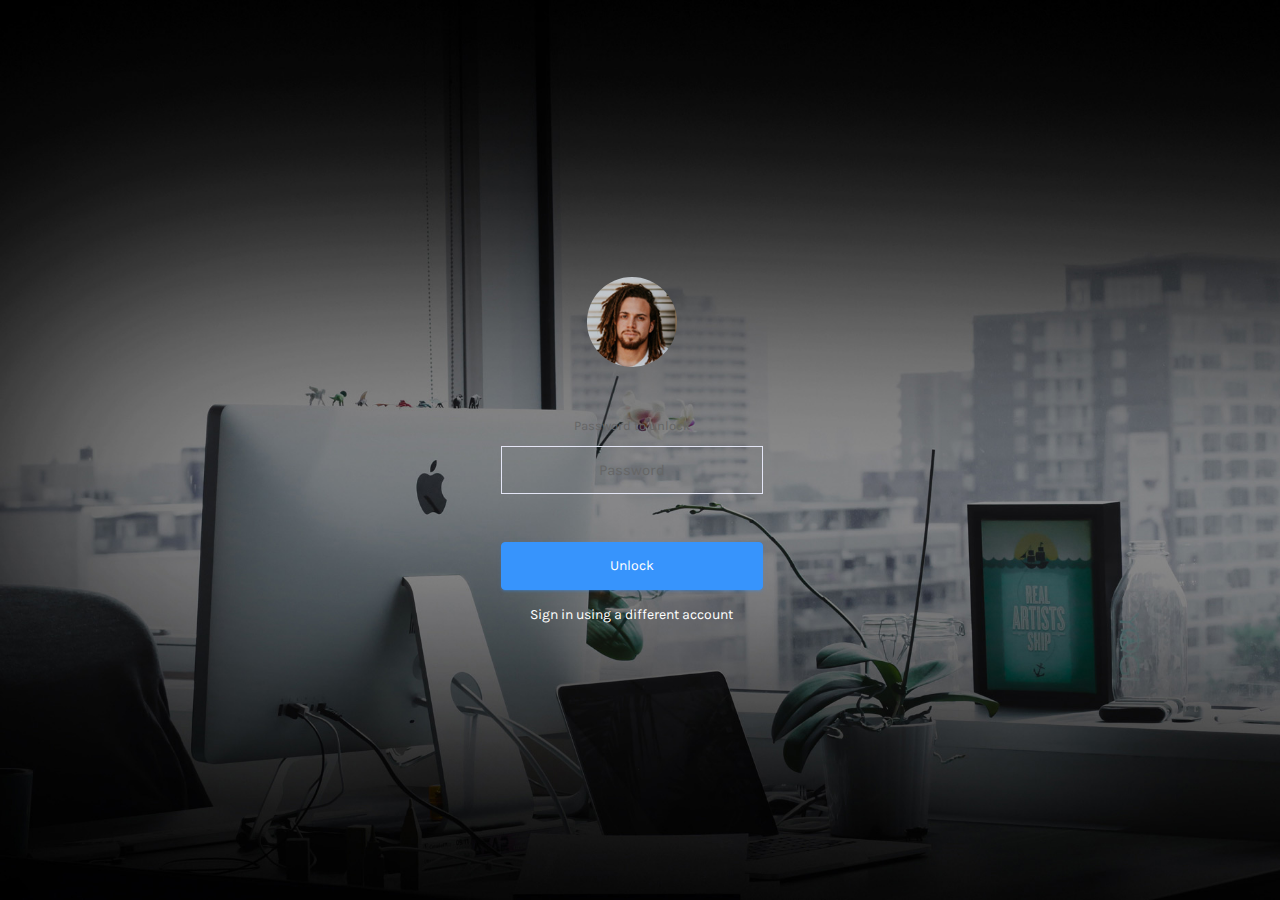
<file: thegrace/src/main/webapp/resources/pages/samples/lock-screen.html>
<!DOCTYPE html>
<html lang="en">

<head>
  <!-- Required meta tags -->
  <meta charset="utf-8">
  <meta name="viewport" content="width=device-width, initial-scale=1, shrink-to-fit=no">
  <title>Regal Admin</title>
  <!-- base:css -->
  <link rel="stylesheet" href="../../vendors/mdi/css/materialdesignicons.min.css">
  <link rel="stylesheet" href="../../vendors/feather/feather.css">
  <link rel="stylesheet" href="../../vendors/base/vendor.bundle.base.css">
  <!-- endinject -->
  <!-- plugin css for this page -->
  <!-- End plugin css for this page -->
  <!-- inject:css -->
  <link rel="stylesheet" href="../../css/style.css">
  <!-- endinject -->
  <link rel="shortcut icon" href="../../images/favicon.png" />
</head>

<body>
  <div class="container-scroller">
    <div class="container-fluid page-body-wrapper full-page-wrapper">
      <div class="content-wrapper d-flex align-items-center auth lock-full-bg">
        <div class="row w-100">
          <div class="col-lg-4 mx-auto">
            <div class="auth-form-transparent text-left p-5 text-center">
              <img src="../../images/faces/face13.jpg" class="lock-profile-img" alt="img">
              <form class="pt-5">
                <div class="form-group">
                  <label for="examplePassword1">Password to unlock</label>
                  <input type="password" class="form-control text-center" id="examplePassword1" placeholder="Password">
                </div>
                <div class="mt-5">
                  <a class="btn btn-block btn-info  btn-lg font-weight-medium" href="../../index.html">Unlock</a>
                </div>
                <div class="mt-3 text-center">
                  <a href="#" class="auth-link text-white">Sign in using a different account</a>
                </div>
              </form>
            </div>
          </div>
        </div>
      </div>
      <!-- content-wrapper ends -->
    </div>
    <!-- page-body-wrapper ends -->
  </div>
  <!-- container-scroller -->
  <!-- base:js -->
  <script src="../../vendors/base/vendor.bundle.base.js"></script>
  <!-- endinject -->
  <!-- inject:js -->
  <script src="../../js/off-canvas.js"></script>
  <script src="../../js/hoverable-collapse.js"></script>
  <script src="../../js/template.js"></script>
  <!-- endinject -->
</body>

</html>
</file>
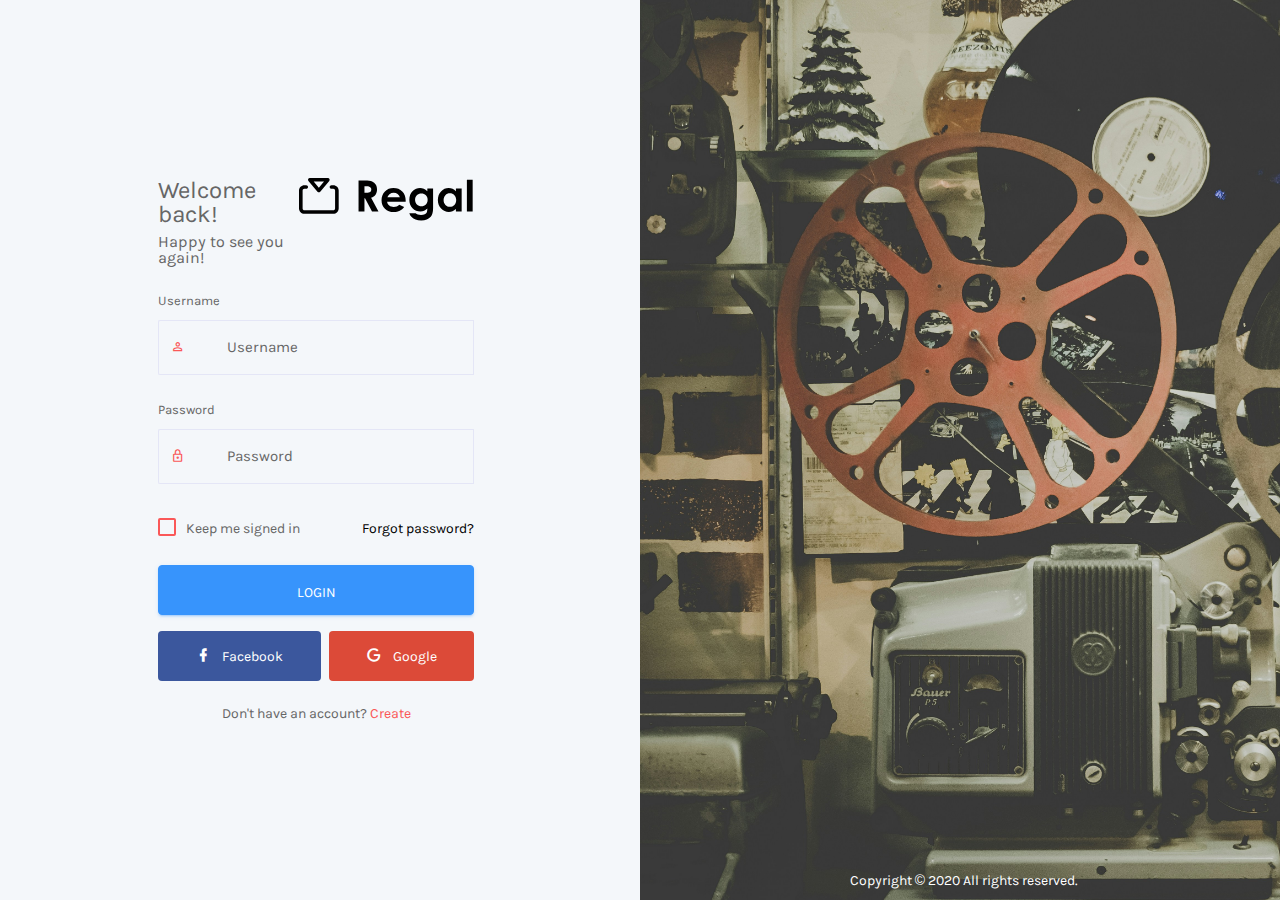
<file: thegrace/src/main/webapp/resources/pages/samples/login-2.html>
<!DOCTYPE html>
<html lang="en">

<head>
  <!-- Required meta tags -->
  <meta charset="utf-8">
  <meta name="viewport" content="width=device-width, initial-scale=1, shrink-to-fit=no">
  <title>Regal Admin</title>
  <!-- base:css -->
  <link rel="stylesheet" href="../../vendors/mdi/css/materialdesignicons.min.css">
  <link rel="stylesheet" href="../../vendors/feather/feather.css">
  <link rel="stylesheet" href="../../vendors/base/vendor.bundle.base.css">
  <!-- endinject -->
  <!-- plugin css for this page -->
  <!-- End plugin css for this page -->
  <!-- inject:css -->
  <link rel="stylesheet" href="../../css/style.css">
  <!-- endinject -->
  <link rel="shortcut icon" href="../../images/favicon.png" />
</head>

<body>
  <div class="container-scroller">
    <div class="container-fluid page-body-wrapper full-page-wrapper">
      <div class="content-wrapper d-flex align-items-stretch auth auth-img-bg">
        <div class="row flex-grow">
          <div class="col-lg-6 d-flex align-items-center justify-content-center">
            <div class="auth-form-transparent text-left p-3">
              <div class="brand-logo">
                <img src="../../images/logo-dark.svg" alt="logo">
              </div>
              <h4>Welcome back!</h4>
              <h6 class="font-weight-light">Happy to see you again!</h6>
              <form class="pt-3">
                <div class="form-group">
                  <label for="exampleInputEmail">Username</label>
                  <div class="input-group">
                    <div class="input-group-prepend bg-transparent">
                      <span class="input-group-text bg-transparent border-right-0">
                        <i class="mdi mdi-account-outline text-primary"></i>
                      </span>
                    </div>
                    <input type="text" class="form-control form-control-lg border-left-0" id="exampleInputEmail" placeholder="Username">
                  </div>
                </div>
                <div class="form-group">
                  <label for="exampleInputPassword">Password</label>
                  <div class="input-group">
                    <div class="input-group-prepend bg-transparent">
                      <span class="input-group-text bg-transparent border-right-0">
                        <i class="mdi mdi-lock-outline text-primary"></i>
                      </span>
                    </div>
                    <input type="password" class="form-control form-control-lg border-left-0" id="exampleInputPassword" placeholder="Password">                        
                  </div>
                </div>
                <div class="my-2 d-flex justify-content-between align-items-center">
                  <div class="form-check">
                    <label class="form-check-label text-muted">
                      <input type="checkbox" class="form-check-input">
                      Keep me signed in
                    </label>
                  </div>
                  <a href="#" class="auth-link text-black">Forgot password?</a>
                </div>
                <div class="my-3">
                  <a class="btn btn-block btn-info btn-lg font-weight-medium auth-form-btn" href="../../index.html">LOGIN</a>
                </div>
                <div class="mb-2 d-flex">
                  <button type="button" class="btn btn-facebook auth-form-btn flex-grow mr-1">
                    <i class="mdi mdi-facebook mr-2"></i>
                    Facebook
                  </button>
                  <button type="button" class="btn btn-google auth-form-btn flex-grow ml-1">
                    <i class="mdi mdi-google mr-2"></i>
                    Google
                  </button>
                </div>
                <div class="text-center mt-4 font-weight-light">
                  Don't have an account? <a href="register-2.html" class="text-primary">Create</a>
                </div>
              </form>
            </div>
          </div>
          <div class="col-lg-6 login-half-bg d-flex flex-row">
            <p class="text-white font-weight-medium text-center flex-grow align-self-end">Copyright &copy; 2020  All rights reserved.</p>
          </div>
        </div>
      </div>
      <!-- content-wrapper ends -->
    </div>
    <!-- page-body-wrapper ends -->
  </div>
  <!-- container-scroller -->
  <!-- base:js -->
  <script src="../../vendors/base/vendor.bundle.base.js"></script>
  <!-- endinject -->
  <!-- inject:js -->
  <script src="../../js/off-canvas.js"></script>
  <script src="../../js/hoverable-collapse.js"></script>
  <script src="../../js/template.js"></script>
  <!-- endinject -->
</body>

</html>
</file>
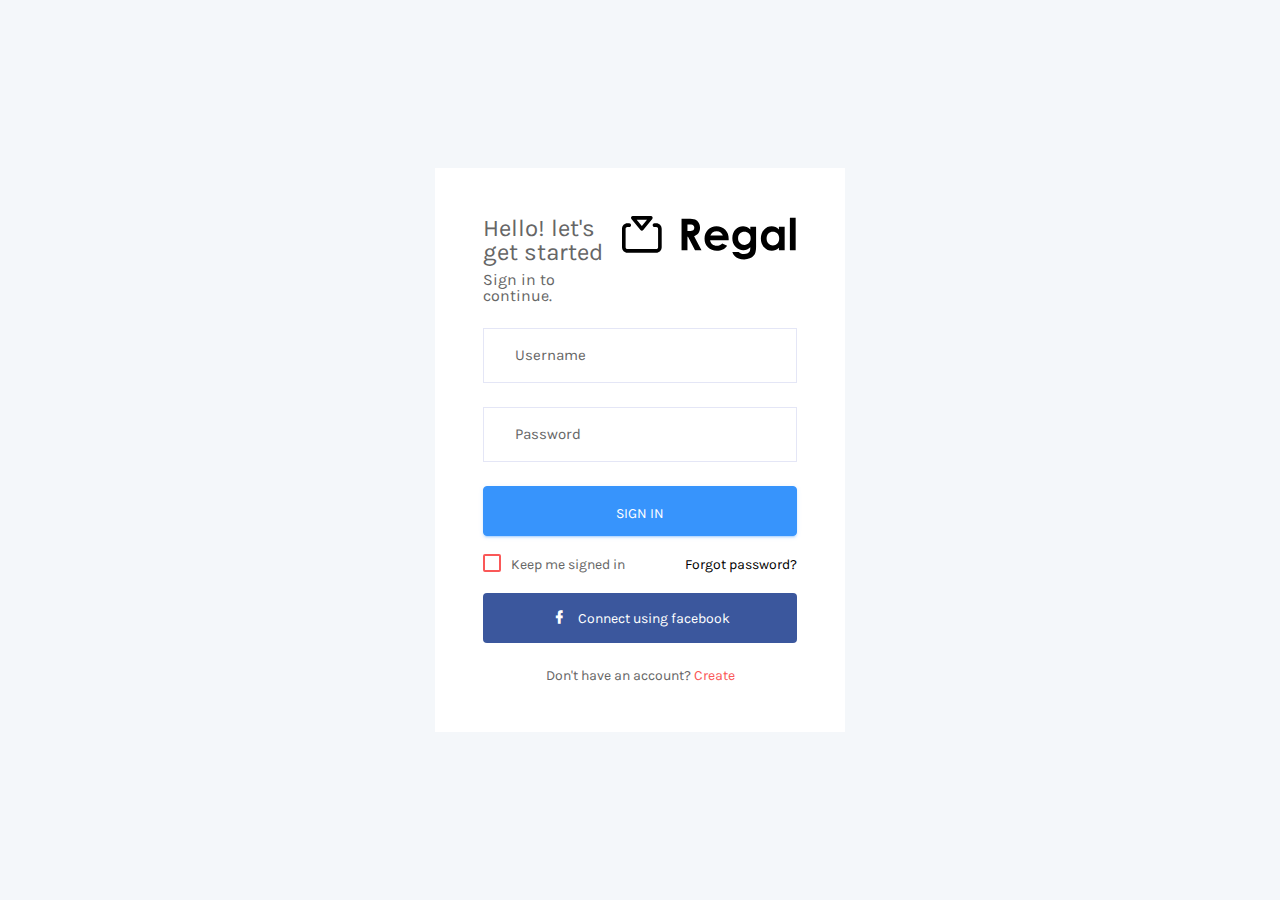
<file: thegrace/src/main/webapp/resources/pages/samples/login.html>
<!DOCTYPE html>
<html lang="en">

<head>
  <!-- Required meta tags -->
  <meta charset="utf-8">
  <meta name="viewport" content="width=device-width, initial-scale=1, shrink-to-fit=no">
  <title>Regal Admin</title>
  <!-- base:css -->
  <link rel="stylesheet" href="../../vendors/mdi/css/materialdesignicons.min.css">
  <link rel="stylesheet" href="../../vendors/feather/feather.css">
  <link rel="stylesheet" href="../../vendors/base/vendor.bundle.base.css">
  <!-- endinject -->
  <!-- plugin css for this page -->
  <!-- End plugin css for this page -->
  <!-- inject:css -->
  <link rel="stylesheet" href="../../css/style.css">
  <!-- endinject -->
  <link rel="shortcut icon" href="../../images/favicon.png" />
</head>

<body>
  <div class="container-scroller">
    <div class="container-fluid page-body-wrapper full-page-wrapper">
      <div class="content-wrapper d-flex align-items-center auth px-0">
        <div class="row w-100 mx-0">
          <div class="col-lg-4 mx-auto">
            <div class="auth-form-light text-left py-5 px-4 px-sm-5">
              <div class="brand-logo">
                <img src="../../images/logo-dark.svg" alt="logo">
              </div>
              <h4>Hello! let's get started</h4>
              <h6 class="font-weight-light">Sign in to continue.</h6>
              <form class="pt-3">
                <div class="form-group">
                  <input type="email" class="form-control form-control-lg" id="exampleInputEmail1" placeholder="Username">
                </div>
                <div class="form-group">
                  <input type="password" class="form-control form-control-lg" id="exampleInputPassword1" placeholder="Password">
                </div>
                <div class="mt-3">
                  <a class="btn btn-block btn-info btn-lg font-weight-medium auth-form-btn" href="../../index.html">SIGN IN</a>
                </div>
                <div class="my-2 d-flex justify-content-between align-items-center">
                  <div class="form-check">
                    <label class="form-check-label text-muted">
                      <input type="checkbox" class="form-check-input">
                      Keep me signed in
                    </label>
                  </div>
                  <a href="#" class="auth-link text-black">Forgot password?</a>
                </div>
                <div class="mb-2">
                  <button type="button" class="btn btn-block btn-facebook auth-form-btn">
                    <i class="mdi mdi-facebook mr-2"></i> Connect using facebook
                  </button>
                </div>
                <div class="text-center mt-4 font-weight-light">
                  Don't have an account? <a href="register.html" class="text-primary">Create</a>
                </div>
              </form>
            </div>
          </div>
        </div>
      </div>
      <!-- content-wrapper ends -->
    </div>
    <!-- page-body-wrapper ends -->
  </div>
  <!-- container-scroller -->
  <!-- base:js -->
  <script src="../../vendors/base/vendor.bundle.base.js"></script>
  <!-- endinject -->
  <!-- inject:js -->
  <script src="../../js/off-canvas.js"></script>
  <script src="../../js/hoverable-collapse.js"></script>
  <script src="../../js/template.js"></script>
  <!-- endinject -->
</body>

</html>
</file>
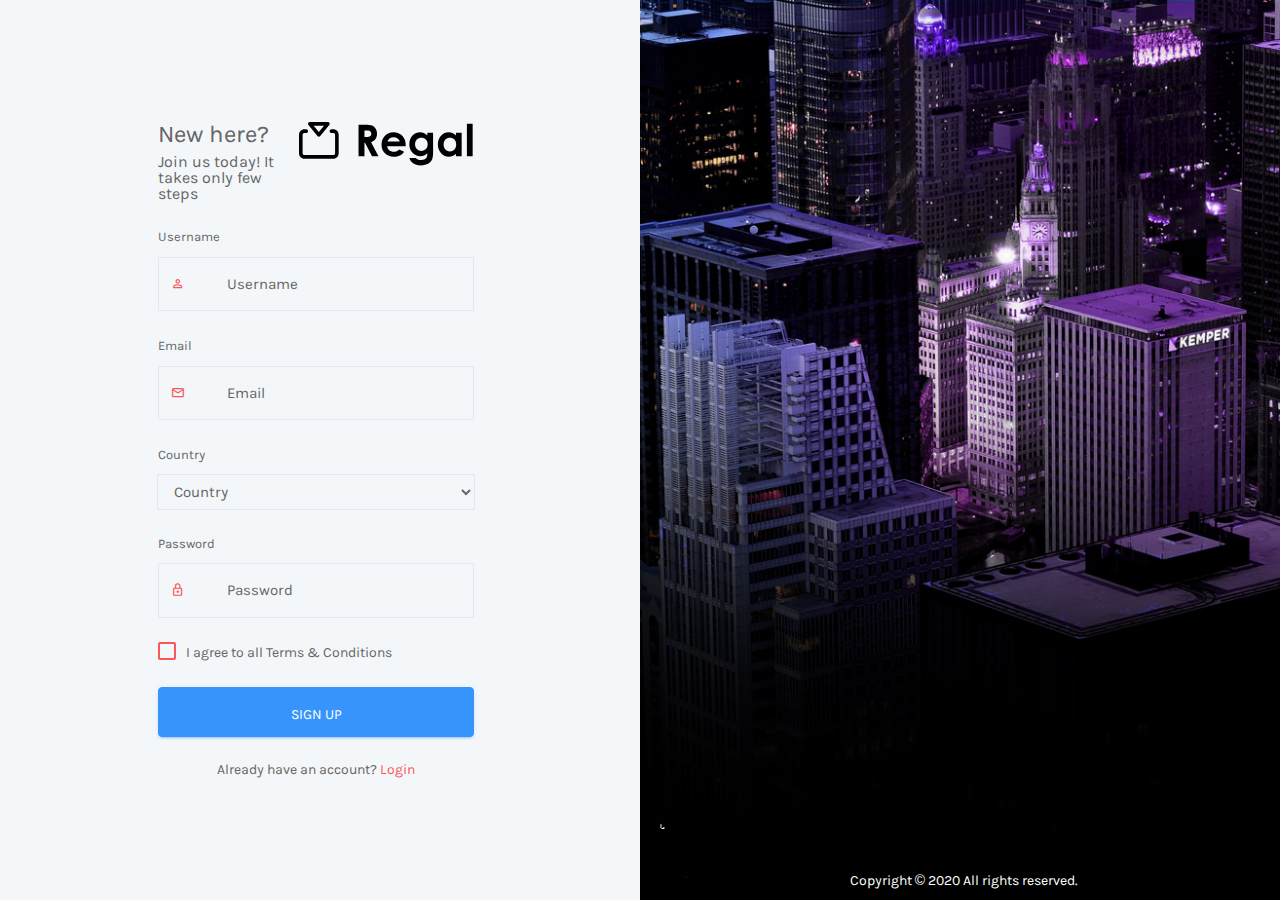
<file: thegrace/src/main/webapp/resources/pages/samples/register-2.html>
<!DOCTYPE html>
<html lang="en">

<head>
  <!-- Required meta tags -->
  <meta charset="utf-8">
  <meta name="viewport" content="width=device-width, initial-scale=1, shrink-to-fit=no">
  <title>Regal Admin</title>
  <!-- base:css -->
  <link rel="stylesheet" href="../../vendors/mdi/css/materialdesignicons.min.css">
  <link rel="stylesheet" href="../../vendors/feather/feather.css">
  <link rel="stylesheet" href="../../vendors/base/vendor.bundle.base.css">
  <!-- endinject -->
  <!-- plugin css for this page -->
  <!-- End plugin css for this page -->
  <!-- inject:css -->
  <link rel="stylesheet" href="../../css/style.css">
  <!-- endinject -->
  <link rel="shortcut icon" href="../../images/favicon.png" />
</head>

<body>
  <div class="container-scroller">
    <div class="container-fluid page-body-wrapper full-page-wrapper">
      <div class="content-wrapper d-flex align-items-stretch auth auth-img-bg">
        <div class="row flex-grow">
          <div class="col-lg-6 d-flex align-items-center justify-content-center">
            <div class="auth-form-transparent text-left p-3">
              <div class="brand-logo">
                <img src="../../images/logo-dark.svg" alt="logo">
              </div>
              <h4>New here?</h4>
              <h6 class="font-weight-light">Join us today! It takes only few steps</h6>
              <form class="pt-3">
                <div class="form-group">
                  <label>Username</label>
                  <div class="input-group">
                    <div class="input-group-prepend bg-transparent">
                      <span class="input-group-text bg-transparent border-right-0">
                        <i class="mdi mdi-account-outline text-primary"></i>
                      </span>
                    </div>
                    <input type="text" class="form-control form-control-lg border-left-0" placeholder="Username">
                  </div>
                </div>
                <div class="form-group">
                  <label>Email</label>
                  <div class="input-group">
                    <div class="input-group-prepend bg-transparent">
                      <span class="input-group-text bg-transparent border-right-0">
                        <i class="mdi mdi-email-outline text-primary"></i>
                      </span>
                    </div>
                    <input type="email" class="form-control form-control-lg border-left-0" placeholder="Email">
                  </div>
                </div>
                <div class="form-group">
                  <label>Country</label>
                  <select class="form-control form-control-lg" id="exampleFormControlSelect2">
                    <option>Country</option>
                    <option>United States of America</option>
                    <option>United Kingdom</option>
                    <option>India</option>
                    <option>Germany</option>
                    <option>Argentina</option>
                  </select>
                </div>
                <div class="form-group">
                  <label>Password</label>
                  <div class="input-group">
                    <div class="input-group-prepend bg-transparent">
                      <span class="input-group-text bg-transparent border-right-0">
                        <i class="mdi mdi-lock-outline text-primary"></i>
                      </span>
                    </div>
                    <input type="password" class="form-control form-control-lg border-left-0" id="exampleInputPassword" placeholder="Password">                        
                  </div>
                </div>
                <div class="mb-4">
                  <div class="form-check">
                    <label class="form-check-label text-muted">
                      <input type="checkbox" class="form-check-input">
                      I agree to all Terms & Conditions
                    </label>
                  </div>
                </div>
                <div class="mt-3">
                  <a class="btn btn-block btn-info btn-lg font-weight-medium auth-form-btn" href="../../index.html">SIGN UP</a>
                </div>
                <div class="text-center mt-4 font-weight-light">
                  Already have an account? <a href="login.html" class="text-primary">Login</a>
                </div>
              </form>
            </div>
          </div>
          <div class="col-lg-6 register-half-bg d-flex flex-row">
            <p class="text-white font-weight-medium text-center flex-grow align-self-end">Copyright &copy; 2020  All rights reserved.</p>
          </div>
        </div>
      </div>
      <!-- content-wrapper ends -->
    </div>
    <!-- page-body-wrapper ends -->
  </div>
  <!-- container-scroller -->
  <!-- base:js -->
  <script src="../../vendors/base/vendor.bundle.base.js"></script>
  <!-- endinject -->
  <!-- inject:js -->
  <script src="../../js/off-canvas.js"></script>
  <script src="../../js/hoverable-collapse.js"></script>
  <script src="../../js/template.js"></script>
  <!-- endinject -->
</body>

</html>
</file>
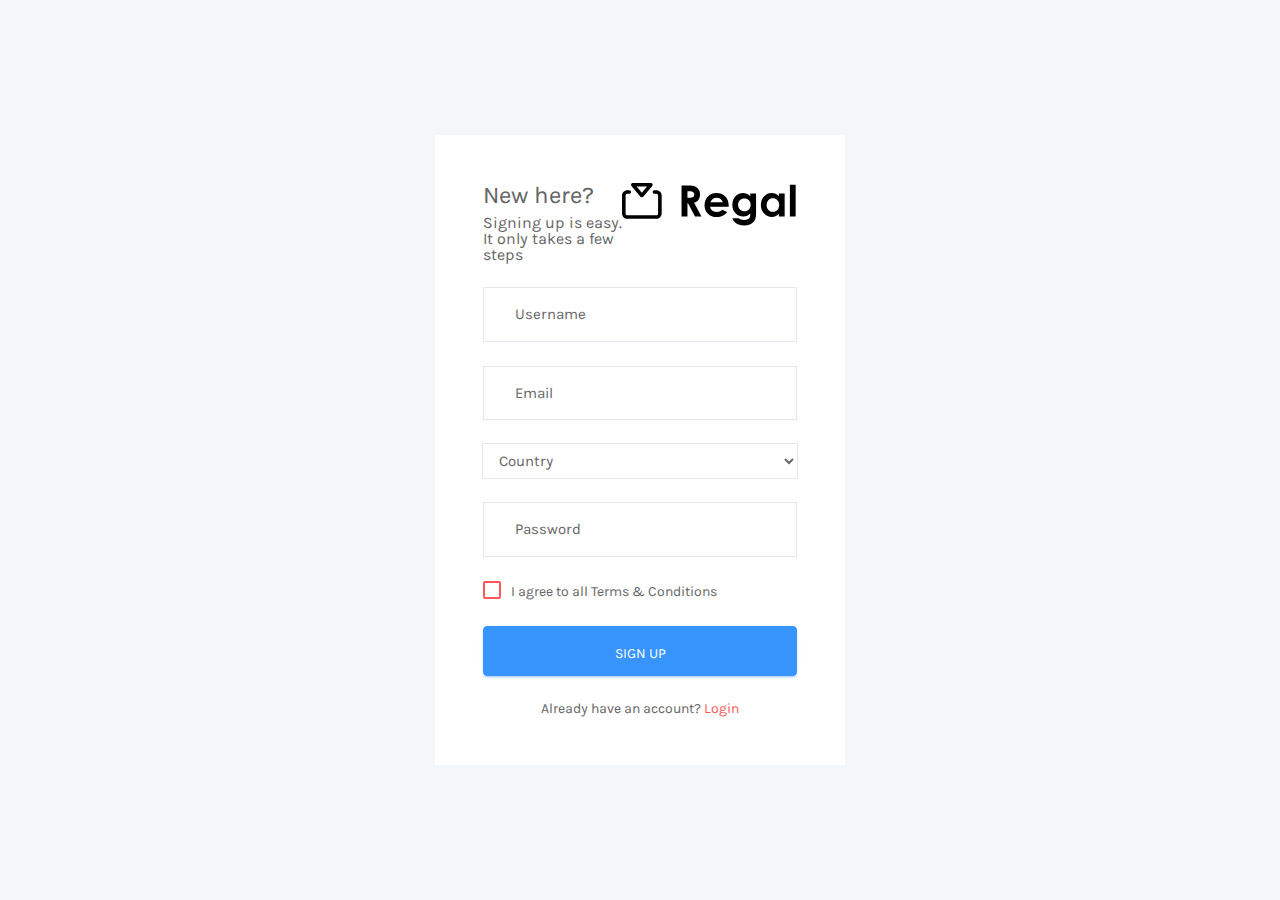
<file: thegrace/src/main/webapp/resources/pages/samples/register.html>
<!DOCTYPE html>
<html lang="en">

<head>
  <!-- Required meta tags -->
  <meta charset="utf-8">
  <meta name="viewport" content="width=device-width, initial-scale=1, shrink-to-fit=no">
  <title>Regal Admin</title>
  <!-- base:css -->
  <link rel="stylesheet" href="../../vendors/mdi/css/materialdesignicons.min.css">
  <link rel="stylesheet" href="../../vendors/feather/feather.css">
  <link rel="stylesheet" href="../../vendors/base/vendor.bundle.base.css">
  <!-- endinject -->
  <!-- plugin css for this page -->
  <!-- End plugin css for this page -->
  <!-- inject:css -->
  <link rel="stylesheet" href="../../css/style.css">
  <!-- endinject -->
  <link rel="shortcut icon" href="../../images/favicon.png" />
</head>

<body>
  <div class="container-scroller">
    <div class="container-fluid page-body-wrapper full-page-wrapper">
      <div class="content-wrapper d-flex align-items-center auth px-0">
        <div class="row w-100 mx-0">
          <div class="col-lg-4 mx-auto">
            <div class="auth-form-light text-left py-5 px-4 px-sm-5">
              <div class="brand-logo">
                <img src="../../images/logo-dark.svg" alt="logo">
              </div>
              <h4>New here?</h4>
              <h6 class="font-weight-light">Signing up is easy. It only takes a few steps</h6>
              <form class="pt-3">
                <div class="form-group">
                  <input type="text" class="form-control form-control-lg" id="exampleInputUsername1" placeholder="Username">
                </div>
                <div class="form-group">
                  <input type="email" class="form-control form-control-lg" id="exampleInputEmail1" placeholder="Email">
                </div>
                <div class="form-group">
                  <select class="form-control form-control-lg" id="exampleFormControlSelect2">
                    <option>Country</option>
                    <option>United States of America</option>
                    <option>United Kingdom</option>
                    <option>India</option>
                    <option>Germany</option>
                    <option>Argentina</option>
                  </select>
                </div>
                <div class="form-group">
                  <input type="password" class="form-control form-control-lg" id="exampleInputPassword1" placeholder="Password">
                </div>
                <div class="mb-4">
                  <div class="form-check">
                    <label class="form-check-label text-muted">
                      <input type="checkbox" class="form-check-input">
                      I agree to all Terms & Conditions
                    </label>
                  </div>
                </div>
                <div class="mt-3">
                  <a class="btn btn-block btn-info btn-lg font-weight-medium auth-form-btn" href="../../index.html">SIGN UP</a>
                </div>
                <div class="text-center mt-4 font-weight-light">
                  Already have an account? <a href="login.html" class="text-primary">Login</a>
                </div>
              </form>
            </div>
          </div>
        </div>
      </div>
      <!-- content-wrapper ends -->
    </div>
    <!-- page-body-wrapper ends -->
  </div>
  <!-- container-scroller -->
  <!-- base:js -->
  <script src="../../vendors/base/vendor.bundle.base.js"></script>
  <!-- endinject -->
  <!-- inject:js -->
  <script src="../../js/off-canvas.js"></script>
  <script src="../../js/hoverable-collapse.js"></script>
  <script src="../../js/template.js"></script>
  <!-- endinject -->
</body>

</html>
</file>
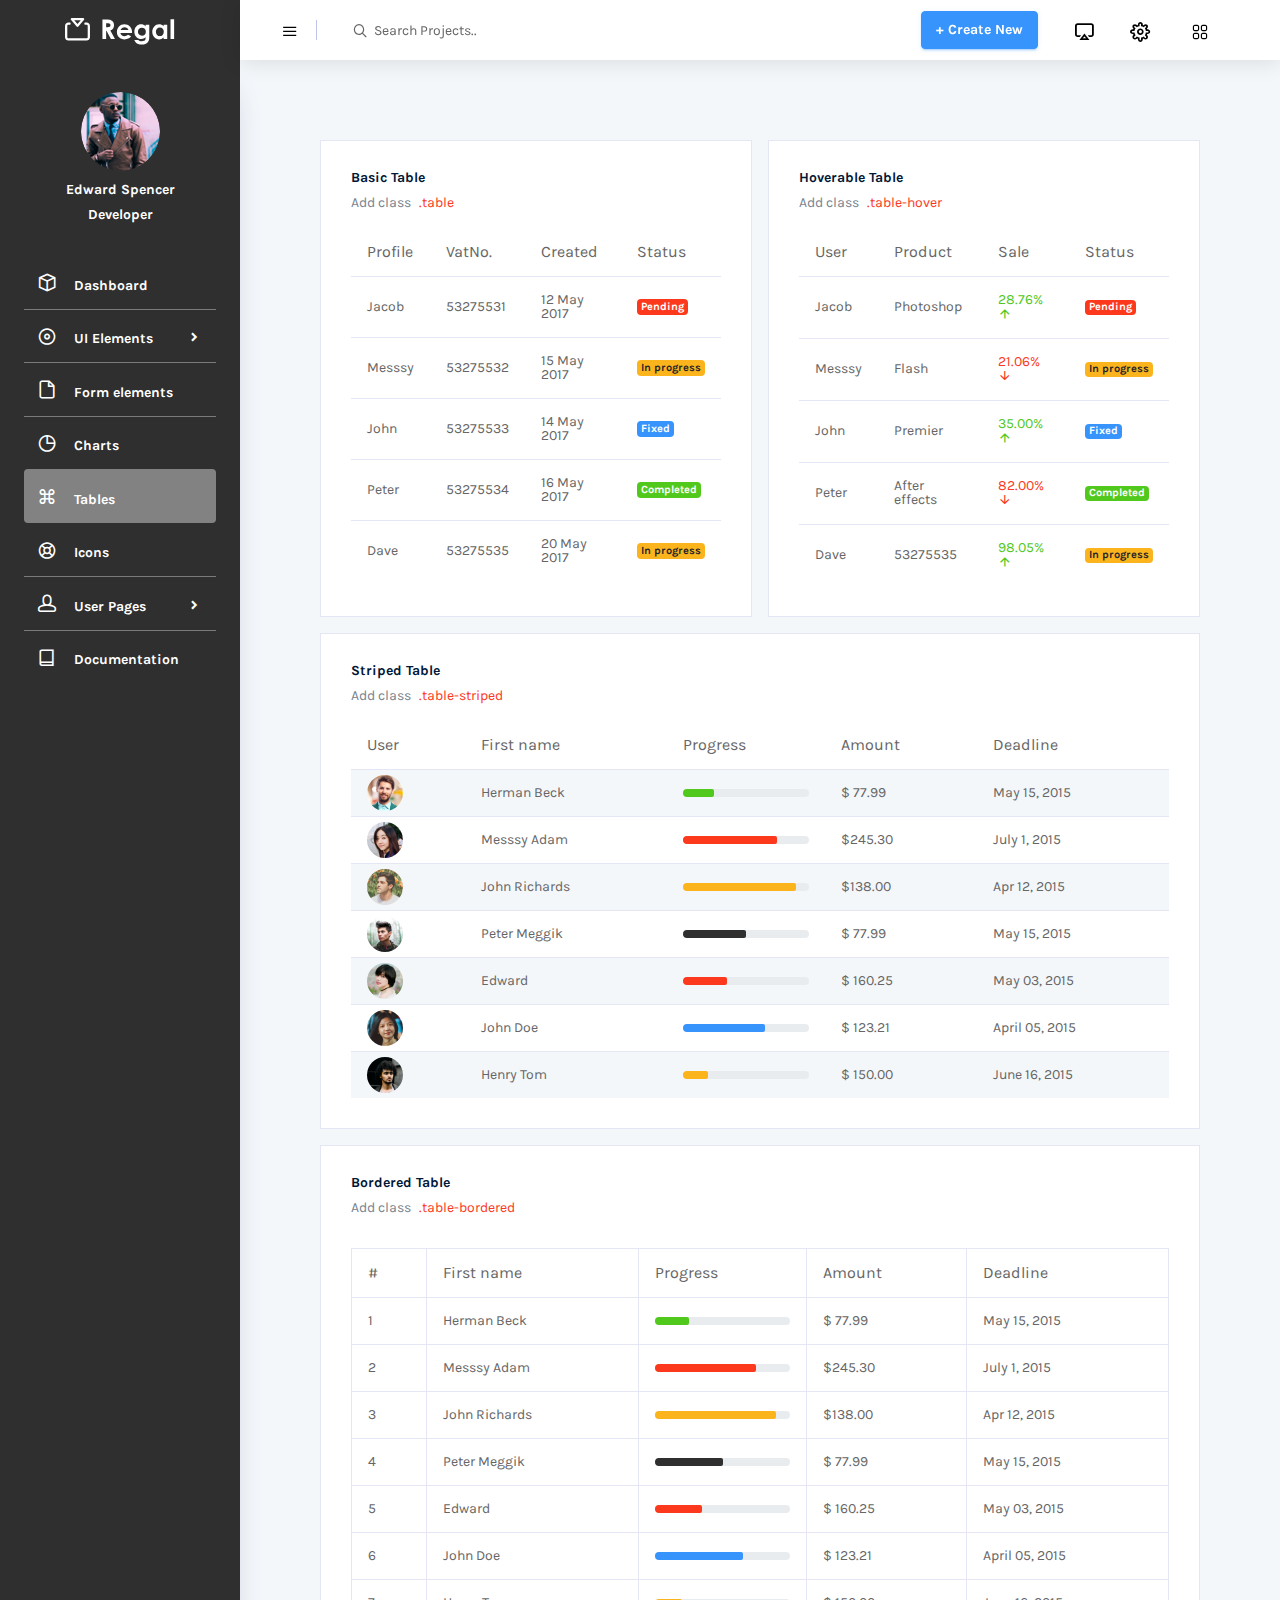
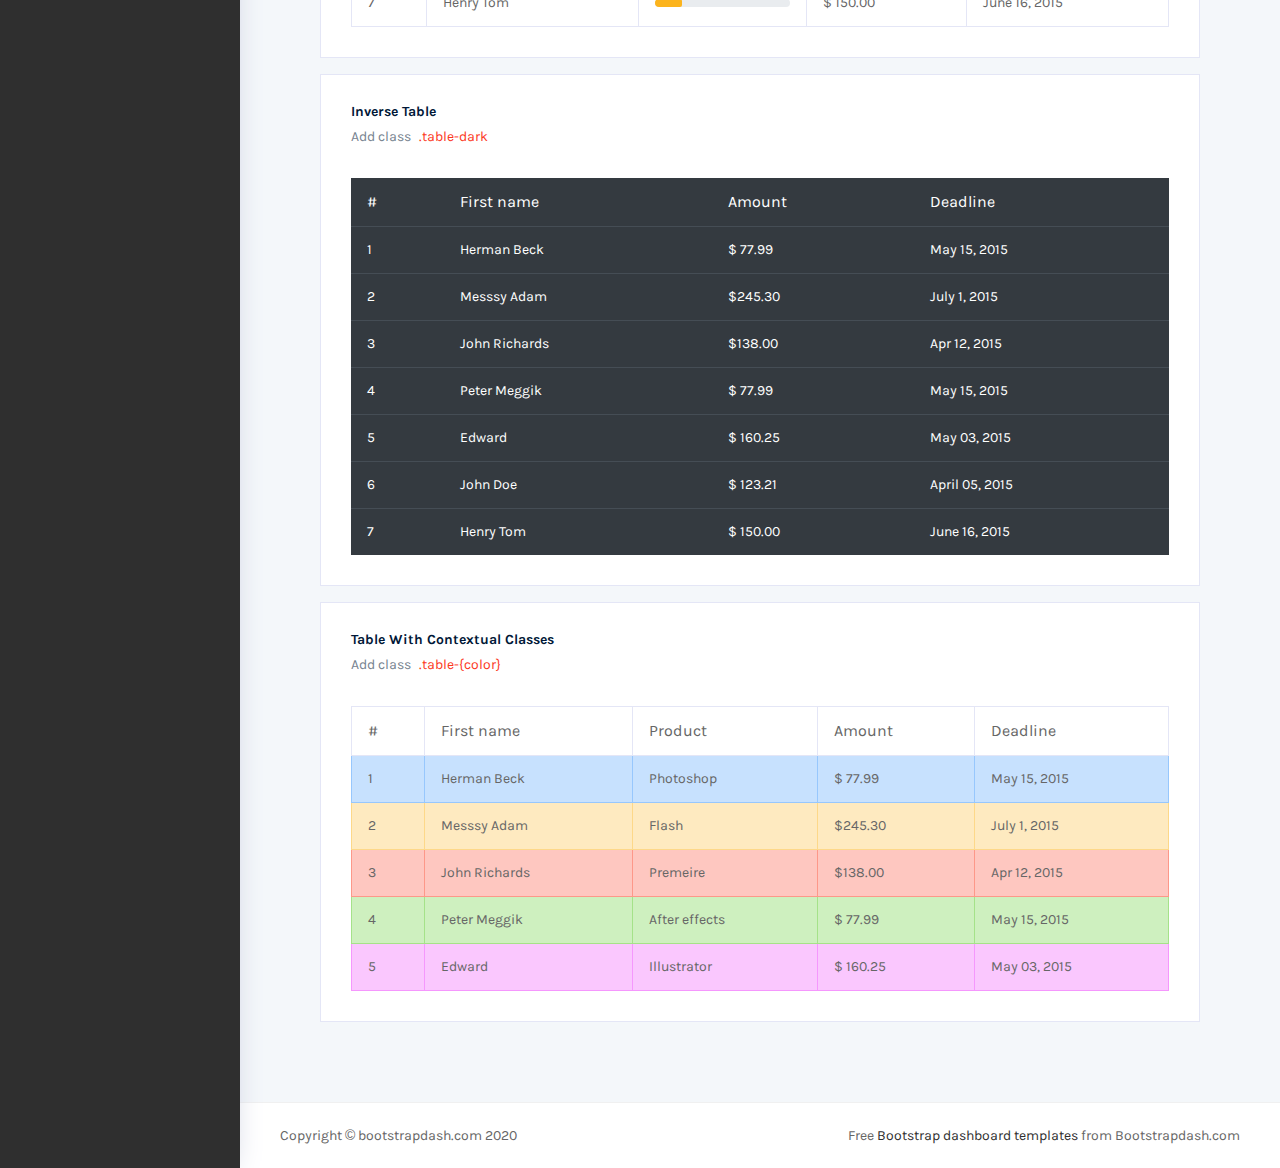
<file: thegrace/src/main/webapp/resources/pages/tables/basic-table.html>
<!DOCTYPE html>
<html lang="en">

<head>
  <!-- Required meta tags -->
  <meta charset="utf-8">
  <meta name="viewport" content="width=device-width, initial-scale=1, shrink-to-fit=no">
  <title>Regal Admin</title>
  <!-- base:css -->
  <link rel="stylesheet" href="../../vendors/mdi/css/materialdesignicons.min.css">
  <link rel="stylesheet" href="../../vendors/feather/feather.css">
  <link rel="stylesheet" href="../../vendors/base/vendor.bundle.base.css">
  <!-- endinject -->
  <!-- inject:css -->
  <link rel="stylesheet" href="../../css/style.css">
  <!-- endinject -->
  <link rel="shortcut icon" href="../../images/favicon.png" />
</head>

<body>
  <div class="container-scroller">
    <!-- partial:../../partials/_navbar.html -->
    <nav class="navbar col-lg-12 col-12 p-0 fixed-top d-flex flex-row">
      <div class="text-center navbar-brand-wrapper d-flex align-items-center justify-content-center">
        <a class="navbar-brand brand-logo" href="../../index.html"><img src="../../images/logo.svg" alt="logo"/></a>
        <a class="navbar-brand brand-logo-mini" href="../../index.html"><img src="../../images/logo-mini.svg" alt="logo"/></a>
      </div>
      <div class="navbar-menu-wrapper d-flex align-items-center justify-content-end">
        <button class="navbar-toggler navbar-toggler align-self-center" type="button" data-toggle="minimize">
          <span class="icon-menu"></span>
        </button>
        <ul class="navbar-nav mr-lg-2">
          <li class="nav-item nav-search d-none d-lg-block">
            <div class="input-group">
              <div class="input-group-prepend">
                <span class="input-group-text" id="search">
                  <i class="icon-search"></i>
                </span>
              </div>
              <input type="text" class="form-control" placeholder="Search Projects.." aria-label="search" aria-describedby="search">
            </div>
          </li>
        </ul>
        <ul class="navbar-nav navbar-nav-right">
            <li class="nav-item dropdown d-lg-flex d-none">
                <button type="button" class="btn btn-info font-weight-bold">+ Create New</button>
            </li>
          <li class="nav-item dropdown d-flex">
            <a class="nav-link count-indicator dropdown-toggle d-flex justify-content-center align-items-center" id="messageDropdown" href="#" data-toggle="dropdown">
              <i class="icon-air-play mx-0"></i>
            </a>
            <div class="dropdown-menu dropdown-menu-right navbar-dropdown preview-list" aria-labelledby="messageDropdown">
              <p class="mb-0 font-weight-normal float-left dropdown-header">Messages</p>
              <a class="dropdown-item preview-item">
                <div class="preview-thumbnail">
                    <img src="../../images/faces/face4.jpg" alt="image" class="profile-pic">
                </div>
                <div class="preview-item-content flex-grow">
                  <h6 class="preview-subject ellipsis font-weight-normal">David Grey
                  </h6>
                  <p class="font-weight-light small-text text-muted mb-0">
                    The meeting is cancelled
                  </p>
                </div>
              </a>
              <a class="dropdown-item preview-item">
                <div class="preview-thumbnail">
                    <img src="../../images/faces/face2.jpg" alt="image" class="profile-pic">
                </div>
                <div class="preview-item-content flex-grow">
                  <h6 class="preview-subject ellipsis font-weight-normal">Tim Cook
                  </h6>
                  <p class="font-weight-light small-text text-muted mb-0">
                    New product launch
                  </p>
                </div>
              </a>
              <a class="dropdown-item preview-item">
                <div class="preview-thumbnail">
                    <img src="../../images/faces/face3.jpg" alt="image" class="profile-pic">
                </div>
                <div class="preview-item-content flex-grow">
                  <h6 class="preview-subject ellipsis font-weight-normal"> Johnson
                  </h6>
                  <p class="font-weight-light small-text text-muted mb-0">
                    Upcoming board meeting
                  </p>
                </div>
              </a>
            </div>
          </li>
          <li class="nav-item dropdown d-flex mr-4 ">
            <a class="nav-link count-indicator dropdown-toggle d-flex align-items-center justify-content-center" id="notificationDropdown" href="#" data-toggle="dropdown">
              <i class="icon-cog"></i>
            </a>
            <div class="dropdown-menu dropdown-menu-right navbar-dropdown preview-list" aria-labelledby="notificationDropdown">
              <p class="mb-0 font-weight-normal float-left dropdown-header">Settings</p>
              <a class="dropdown-item preview-item">               
                  <i class="icon-head"></i> Profile
              </a>
              <a class="dropdown-item preview-item">
                  <i class="icon-inbox"></i> Logout
              </a>
            </div>
          </li>
          <li class="nav-item dropdown mr-4 d-lg-flex d-none">
            <a class="nav-link count-indicatord-flex align-item s-center justify-content-center" href="#">
              <i class="icon-grid"></i>
            </a>
          </li>
        </ul>
        <button class="navbar-toggler navbar-toggler-right d-lg-none align-self-center" type="button" data-toggle="offcanvas">
          <span class="icon-menu"></span>
        </button>
      </div>
    </nav>
    <!-- partial -->
    <div class="container-fluid page-body-wrapper">
      
      <!-- partial:../../partials/_sidebar.html -->
      <nav class="sidebar sidebar-offcanvas" id="sidebar">
        <div class="user-profile">
          <div class="user-image">
            <img src="../../images/faces/face28.png">
          </div>
          <div class="user-name">
              Edward Spencer
          </div>
          <div class="user-designation">
              Developer
          </div>
        </div>
        <ul class="nav">
          <li class="nav-item">
            <a class="nav-link" href="../../index.html">
              <i class="icon-box menu-icon"></i>
              <span class="menu-title">Dashboard</span>
            </a>
          </li>
          <li class="nav-item">
            <a class="nav-link" data-toggle="collapse" href="#ui-basic" aria-expanded="false" aria-controls="ui-basic">
              <i class="icon-disc menu-icon"></i>
              <span class="menu-title">UI Elements</span>
              <i class="menu-arrow"></i>
            </a>
            <div class="collapse" id="ui-basic">
              <ul class="nav flex-column sub-menu">
                <li class="nav-item"> <a class="nav-link" href="../../pages/ui-features/buttons.html">Buttons</a></li>
                <li class="nav-item"> <a class="nav-link" href="../../pages/ui-features/typography.html">Typography</a></li>
              </ul>
            </div>
          </li>
          <li class="nav-item">
            <a class="nav-link" href="../../pages/forms/basic_elements.html">
              <i class="icon-file menu-icon"></i>
              <span class="menu-title">Form elements</span>
            </a>
          </li>
          <li class="nav-item">
            <a class="nav-link" href="../../pages/charts/chartjs.html">
              <i class="icon-pie-graph menu-icon"></i>
              <span class="menu-title">Charts</span>
            </a>
          </li>
          <li class="nav-item">
            <a class="nav-link" href="../../pages/tables/basic-table.html">
              <i class="icon-command menu-icon"></i>
              <span class="menu-title">Tables</span>
            </a>
          </li>
          <li class="nav-item">
            <a class="nav-link" href="../../pages/icons/feather-icons.html">
              <i class="icon-help menu-icon"></i>
              <span class="menu-title">Icons</span>
            </a>
          </li>
          <li class="nav-item">
            <a class="nav-link" data-toggle="collapse" href="#auth" aria-expanded="false" aria-controls="auth">
              <i class="icon-head menu-icon"></i>
              <span class="menu-title">User Pages</span>
              <i class="menu-arrow"></i>
            </a>
            <div class="collapse" id="auth">
              <ul class="nav flex-column sub-menu">
                <li class="nav-item"> <a class="nav-link" href="../../pages/samples/login.html"> Login </a></li>
                <li class="nav-item"> <a class="nav-link" href="../../pages/samples/login-2.html"> Login 2 </a></li>
                <li class="nav-item"> <a class="nav-link" href="../../pages/samples/register.html"> Register </a></li>
                <li class="nav-item"> <a class="nav-link" href="../../pages/samples/register-2.html"> Register 2 </a></li>
                <li class="nav-item"> <a class="nav-link" href="../../pages/samples/lock-screen.html"> Lockscreen </a></li>
              </ul>
            </div>
          </li>
          <li class="nav-item">
            <a class="nav-link" href="../../docs/documentation.html">
              <i class="icon-book menu-icon"></i>
              <span class="menu-title">Documentation</span>
            </a>
          </li>
        </ul>
      </nav>
      <!-- partial -->
      <div class="main-panel">
        <div class="content-wrapper">
          <div class="row">
            <div class="col-lg-6 grid-margin stretch-card">
              <div class="card">
                <div class="card-body">
                  <h4 class="card-title">Basic Table</h4>
                  <p class="card-description">
                    Add class <code>.table</code>
                  </p>
                  <div class="table-responsive">
                    <table class="table">
                      <thead>
                        <tr>
                          <th>Profile</th>
                          <th>VatNo.</th>
                          <th>Created</th>
                          <th>Status</th>
                        </tr>
                      </thead>
                      <tbody>
                        <tr>
                          <td>Jacob</td>
                          <td>53275531</td>
                          <td>12 May 2017</td>
                          <td><label class="badge badge-danger">Pending</label></td>
                        </tr>
                        <tr>
                          <td>Messsy</td>
                          <td>53275532</td>
                          <td>15 May 2017</td>
                          <td><label class="badge badge-warning">In progress</label></td>
                        </tr>
                        <tr>
                          <td>John</td>
                          <td>53275533</td>
                          <td>14 May 2017</td>
                          <td><label class="badge badge-info">Fixed</label></td>
                        </tr>
                        <tr>
                          <td>Peter</td>
                          <td>53275534</td>
                          <td>16 May 2017</td>
                          <td><label class="badge badge-success">Completed</label></td>
                        </tr>
                        <tr>
                          <td>Dave</td>
                          <td>53275535</td>
                          <td>20 May 2017</td>
                          <td><label class="badge badge-warning">In progress</label></td>
                        </tr>
                      </tbody>
                    </table>
                  </div>
                </div>
              </div>
            </div>
            <div class="col-lg-6 grid-margin stretch-card">
              <div class="card">
                <div class="card-body">
                  <h4 class="card-title">Hoverable Table</h4>
                  <p class="card-description">
                    Add class <code>.table-hover</code>
                  </p>
                  <div class="table-responsive">
                    <table class="table table-hover">
                      <thead>
                        <tr>
                          <th>User</th>
                          <th>Product</th>
                          <th>Sale</th>
                          <th>Status</th>
                        </tr>
                      </thead>
                      <tbody>
                        <tr>
                          <td>Jacob</td>
                          <td>Photoshop</td>
                          <td class="text-success"> 28.76% <i class="mdi mdi-arrow-up"></i></td>
                          <td><label class="badge badge-danger">Pending</label></td>
                        </tr>
                        <tr>
                          <td>Messsy</td>
                          <td>Flash</td>
                          <td class="text-danger"> 21.06% <i class="mdi mdi-arrow-down"></i></td>
                          <td><label class="badge badge-warning">In progress</label></td>
                        </tr>
                        <tr>
                          <td>John</td>
                          <td>Premier</td>
                          <td class="text-success"> 35.00% <i class="mdi mdi-arrow-up"></i></td>
                          <td><label class="badge badge-info">Fixed</label></td>
                        </tr>
                        <tr>
                          <td>Peter</td>
                          <td>After effects</td>
                          <td class="text-danger"> 82.00% <i class="mdi mdi-arrow-down"></i></td>
                          <td><label class="badge badge-success">Completed</label></td>
                        </tr>
                        <tr>
                          <td>Dave</td>
                          <td>53275535</td>
                          <td class="text-success"> 98.05% <i class="mdi mdi-arrow-up"></i></td>
                          <td><label class="badge badge-warning">In progress</label></td>
                        </tr>
                      </tbody>
                    </table>
                  </div>
                </div>
              </div>
            </div>
            <div class="col-lg-12 grid-margin stretch-card">
              <div class="card">
                <div class="card-body">
                  <h4 class="card-title">Striped Table</h4>
                  <p class="card-description">
                    Add class <code>.table-striped</code>
                  </p>
                  <div class="table-responsive">
                    <table class="table table-striped">
                      <thead>
                        <tr>
                          <th>
                            User
                          </th>
                          <th>
                            First name
                          </th>
                          <th>
                            Progress
                          </th>
                          <th>
                            Amount
                          </th>
                          <th>
                            Deadline
                          </th>
                        </tr>
                      </thead>
                      <tbody>
                        <tr>
                          <td class="py-1">
                            <img src="../../images/faces/face1.jpg" alt="image"/>
                          </td>
                          <td>
                            Herman Beck
                          </td>
                          <td>
                            <div class="progress">
                              <div class="progress-bar bg-success" role="progressbar" style="width: 25%" aria-valuenow="25" aria-valuemin="0" aria-valuemax="100"></div>
                            </div>
                          </td>
                          <td>
                            $ 77.99
                          </td>
                          <td>
                            May 15, 2015
                          </td>
                        </tr>
                        <tr>
                          <td class="py-1">
                            <img src="../../images/faces/face2.jpg" alt="image"/>
                          </td>
                          <td>
                            Messsy Adam
                          </td>
                          <td>
                            <div class="progress">
                              <div class="progress-bar bg-danger" role="progressbar" style="width: 75%" aria-valuenow="75" aria-valuemin="0" aria-valuemax="100"></div>
                            </div>
                          </td>
                          <td>
                            $245.30
                          </td>
                          <td>
                            July 1, 2015
                          </td>
                        </tr>
                        <tr>
                          <td class="py-1">
                            <img src="../../images/faces/face3.jpg" alt="image"/>
                          </td>
                          <td>
                            John Richards
                          </td>
                          <td>
                            <div class="progress">
                              <div class="progress-bar bg-warning" role="progressbar" style="width: 90%" aria-valuenow="90" aria-valuemin="0" aria-valuemax="100"></div>
                            </div>
                          </td>
                          <td>
                            $138.00
                          </td>
                          <td>
                            Apr 12, 2015
                          </td>
                        </tr>
                        <tr>
                          <td class="py-1">
                            <img src="../../images/faces/face4.jpg" alt="image"/>
                          </td>
                          <td>
                            Peter Meggik
                          </td>
                          <td>
                            <div class="progress">
                              <div class="progress-bar bg-primary" role="progressbar" style="width: 50%" aria-valuenow="50" aria-valuemin="0" aria-valuemax="100"></div>
                            </div>
                          </td>
                          <td>
                            $ 77.99
                          </td>
                          <td>
                            May 15, 2015
                          </td>
                        </tr>
                        <tr>
                          <td class="py-1">
                            <img src="../../images/faces/face5.jpg" alt="image"/>
                          </td>
                          <td>
                            Edward
                          </td>
                          <td>
                            <div class="progress">
                              <div class="progress-bar bg-danger" role="progressbar" style="width: 35%" aria-valuenow="35" aria-valuemin="0" aria-valuemax="100"></div>
                            </div>
                          </td>
                          <td>
                            $ 160.25
                          </td>
                          <td>
                            May 03, 2015
                          </td>
                        </tr>
                        <tr>
                          <td class="py-1">
                            <img src="../../images/faces/face6.jpg" alt="image"/>
                          </td>
                          <td>
                            John Doe
                          </td>
                          <td>
                            <div class="progress">
                              <div class="progress-bar bg-info" role="progressbar" style="width: 65%" aria-valuenow="65" aria-valuemin="0" aria-valuemax="100"></div>
                            </div>
                          </td>
                          <td>
                            $ 123.21
                          </td>
                          <td>
                            April 05, 2015
                          </td>
                        </tr>
                        <tr>
                          <td class="py-1">
                            <img src="../../images/faces/face7.jpg" alt="image"/>
                          </td>
                          <td>
                            Henry Tom
                          </td>
                          <td>
                            <div class="progress">
                              <div class="progress-bar bg-warning" role="progressbar" style="width: 20%" aria-valuenow="20" aria-valuemin="0" aria-valuemax="100"></div>
                            </div>
                          </td>
                          <td>
                            $ 150.00
                          </td>
                          <td>
                            June 16, 2015
                          </td>
                        </tr>
                      </tbody>
                    </table>
                  </div>
                </div>
              </div>
            </div>
            <div class="col-lg-12 grid-margin stretch-card">
              <div class="card">
                <div class="card-body">
                  <h4 class="card-title">Bordered table</h4>
                  <p class="card-description">
                    Add class <code>.table-bordered</code>
                  </p>
                  <div class="table-responsive pt-3">
                    <table class="table table-bordered">
                      <thead>
                        <tr>
                          <th>
                            #
                          </th>
                          <th>
                            First name
                          </th>
                          <th>
                            Progress
                          </th>
                          <th>
                            Amount
                          </th>
                          <th>
                            Deadline
                          </th>
                        </tr>
                      </thead>
                      <tbody>
                        <tr>
                          <td>
                            1
                          </td>
                          <td>
                            Herman Beck
                          </td>
                          <td>
                            <div class="progress">
                              <div class="progress-bar bg-success" role="progressbar" style="width: 25%" aria-valuenow="25" aria-valuemin="0" aria-valuemax="100"></div>
                            </div>
                          </td>
                          <td>
                            $ 77.99
                          </td>
                          <td>
                            May 15, 2015
                          </td>
                        </tr>
                        <tr>
                          <td>
                            2
                          </td>
                          <td>
                            Messsy Adam
                          </td>
                          <td>
                            <div class="progress">
                              <div class="progress-bar bg-danger" role="progressbar" style="width: 75%" aria-valuenow="75" aria-valuemin="0" aria-valuemax="100"></div>
                            </div>
                          </td>
                          <td>
                            $245.30
                          </td>
                          <td>
                            July 1, 2015
                          </td>
                        </tr>
                        <tr>
                          <td>
                            3
                          </td>
                          <td>
                            John Richards
                          </td>
                          <td>
                            <div class="progress">
                              <div class="progress-bar bg-warning" role="progressbar" style="width: 90%" aria-valuenow="90" aria-valuemin="0" aria-valuemax="100"></div>
                            </div>
                          </td>
                          <td>
                            $138.00
                          </td>
                          <td>
                            Apr 12, 2015
                          </td>
                        </tr>
                        <tr>
                          <td>
                            4
                          </td>
                          <td>
                            Peter Meggik
                          </td>
                          <td>
                            <div class="progress">
                              <div class="progress-bar bg-primary" role="progressbar" style="width: 50%" aria-valuenow="50" aria-valuemin="0" aria-valuemax="100"></div>
                            </div>
                          </td>
                          <td>
                            $ 77.99
                          </td>
                          <td>
                            May 15, 2015
                          </td>
                        </tr>
                        <tr>
                          <td>
                            5
                          </td>
                          <td>
                            Edward
                          </td>
                          <td>
                            <div class="progress">
                              <div class="progress-bar bg-danger" role="progressbar" style="width: 35%" aria-valuenow="35" aria-valuemin="0" aria-valuemax="100"></div>
                            </div>
                          </td>
                          <td>
                            $ 160.25
                          </td>
                          <td>
                            May 03, 2015
                          </td>
                        </tr>
                        <tr>
                          <td>
                            6
                          </td>
                          <td>
                            John Doe
                          </td>
                          <td>
                            <div class="progress">
                              <div class="progress-bar bg-info" role="progressbar" style="width: 65%" aria-valuenow="65" aria-valuemin="0" aria-valuemax="100"></div>
                            </div>
                          </td>
                          <td>
                            $ 123.21
                          </td>
                          <td>
                            April 05, 2015
                          </td>
                        </tr>
                        <tr>
                          <td>
                            7
                          </td>
                          <td>
                            Henry Tom
                          </td>
                          <td>
                            <div class="progress">
                              <div class="progress-bar bg-warning" role="progressbar" style="width: 20%" aria-valuenow="20" aria-valuemin="0" aria-valuemax="100"></div>
                            </div>
                          </td>
                          <td>
                            $ 150.00
                          </td>
                          <td>
                            June 16, 2015
                          </td>
                        </tr>
                      </tbody>
                    </table>
                  </div>
                </div>
              </div>
            </div>
            <div class="col-lg-12 grid-margin stretch-card">
              <div class="card">
                <div class="card-body">
                  <h4 class="card-title">Inverse table</h4>
                  <p class="card-description">
                    Add class <code>.table-dark</code>
                  </p>
                  <div class="table-responsive pt-3">
                    <table class="table table-dark">
                      <thead>
                        <tr>
                          <th>
                            #
                          </th>
                          <th>
                            First name
                          </th>
                          <th>
                            Amount
                          </th>
                          <th>
                            Deadline
                          </th>
                        </tr>
                      </thead>
                      <tbody>
                        <tr>
                          <td>
                            1
                          </td>
                          <td>
                            Herman Beck
                          </td>
                          <td>
                            $ 77.99
                          </td>
                          <td>
                            May 15, 2015
                          </td>
                        </tr>
                        <tr>
                          <td>
                            2
                          </td>
                          <td>
                            Messsy Adam
                          </td>
                          <td>
                            $245.30
                          </td>
                          <td>
                            July 1, 2015
                          </td>
                        </tr>
                        <tr>
                          <td>
                            3
                          </td>
                          <td>
                            John Richards
                          </td>
                          <td>
                            $138.00
                          </td>
                          <td>
                            Apr 12, 2015
                          </td>
                        </tr>
                        <tr>
                          <td>
                            4
                          </td>
                          <td>
                            Peter Meggik
                          </td>
                          <td>
                            $ 77.99
                          </td>
                          <td>
                            May 15, 2015
                          </td>
                        </tr>
                        <tr>
                          <td>
                            5
                          </td>
                          <td>
                            Edward
                          </td>
                          <td>
                            $ 160.25
                          </td>
                          <td>
                            May 03, 2015
                          </td>
                        </tr>
                        <tr>
                          <td>
                            6
                          </td>
                          <td>
                            John Doe
                          </td>
                          <td>
                            $ 123.21
                          </td>
                          <td>
                            April 05, 2015
                          </td>
                        </tr>
                        <tr>
                          <td>
                            7
                          </td>
                          <td>
                            Henry Tom
                          </td>
                          <td>
                            $ 150.00
                          </td>
                          <td>
                            June 16, 2015
                          </td>
                        </tr>
                      </tbody>
                    </table>
                  </div>
                </div>
              </div>
            </div>
            <div class="col-lg-12 stretch-card">
              <div class="card">
                <div class="card-body">
                  <h4 class="card-title">Table with contextual classes</h4>
                  <p class="card-description">
                    Add class <code>.table-{color}</code>
                  </p>
                  <div class="table-responsive pt-3">
                    <table class="table table-bordered">
                      <thead>
                        <tr>
                          <th>
                            #
                          </th>
                          <th>
                            First name
                          </th>
                          <th>
                            Product
                          </th>
                          <th>
                            Amount
                          </th>
                          <th>
                            Deadline
                          </th>
                        </tr>
                      </thead>
                      <tbody>
                        <tr class="table-info">
                          <td>
                            1
                          </td>
                          <td>
                            Herman Beck
                          </td>
                          <td>
                            Photoshop
                          </td>
                          <td>
                            $ 77.99
                          </td>
                          <td>
                            May 15, 2015
                          </td>
                        </tr>
                        <tr class="table-warning">
                          <td>
                            2
                          </td>
                          <td>
                            Messsy Adam
                          </td>
                          <td>
                            Flash
                          </td>
                          <td>
                            $245.30
                          </td>
                          <td>
                            July 1, 2015
                          </td>
                        </tr>
                        <tr class="table-danger">
                          <td>
                            3
                          </td>
                          <td>
                            John Richards
                          </td>
                          <td>
                            Premeire
                          </td>
                          <td>
                            $138.00
                          </td>
                          <td>
                            Apr 12, 2015
                          </td>
                        </tr>
                        <tr class="table-success">
                          <td>
                            4
                          </td>
                          <td>
                            Peter Meggik
                          </td>
                          <td>
                            After effects
                          </td>
                          <td>
                            $ 77.99
                          </td>
                          <td>
                            May 15, 2015
                          </td>
                        </tr>
                        <tr class="table-primary">
                          <td>
                            5
                          </td>
                          <td>
                            Edward
                          </td>
                          <td>
                            Illustrator
                          </td>
                          <td>
                            $ 160.25
                          </td>
                          <td>
                            May 03, 2015
                          </td>
                        </tr>
                      </tbody>
                    </table>
                  </div>
                </div>
              </div>
            </div>
          </div>
        </div>
        <!-- content-wrapper ends -->
        <!-- partial:../../partials/_footer.html -->
        <footer class="footer">
          <div class="d-sm-flex justify-content-center justify-content-sm-between">
            <span class="text-muted d-block text-center text-sm-left d-sm-inline-block">Copyright © bootstrapdash.com 2020</span>
            <span class="float-none float-sm-right d-block mt-1 mt-sm-0 text-center"> Free <a href="https://www.bootstrapdash.com/" target="_blank">Bootstrap dashboard templates</a> from Bootstrapdash.com</span>
          </div>
        </footer>
        <!-- partial -->
      </div>
      <!-- main-panel ends -->
    </div>
    <!-- page-body-wrapper ends -->
  </div>
  <!-- container-scroller -->
  <!-- base:js -->
  <script src="../../vendors/base/vendor.bundle.base.js"></script>
  <!-- endinject -->
  <!-- Plugin js for this page-->
  <!-- End plugin js for this page-->
  <!-- inject:js -->
  <script src="../../js/off-canvas.js"></script>
  <script src="../../js/hoverable-collapse.js"></script>
  <script src="../../js/template.js"></script>
  <!-- endinject -->
  <!-- plugin js for this page -->
  <!-- End plugin js for this page -->
  <!-- Custom js for this page-->
  <!-- End custom js for this page-->
</body>

</html>
</file>
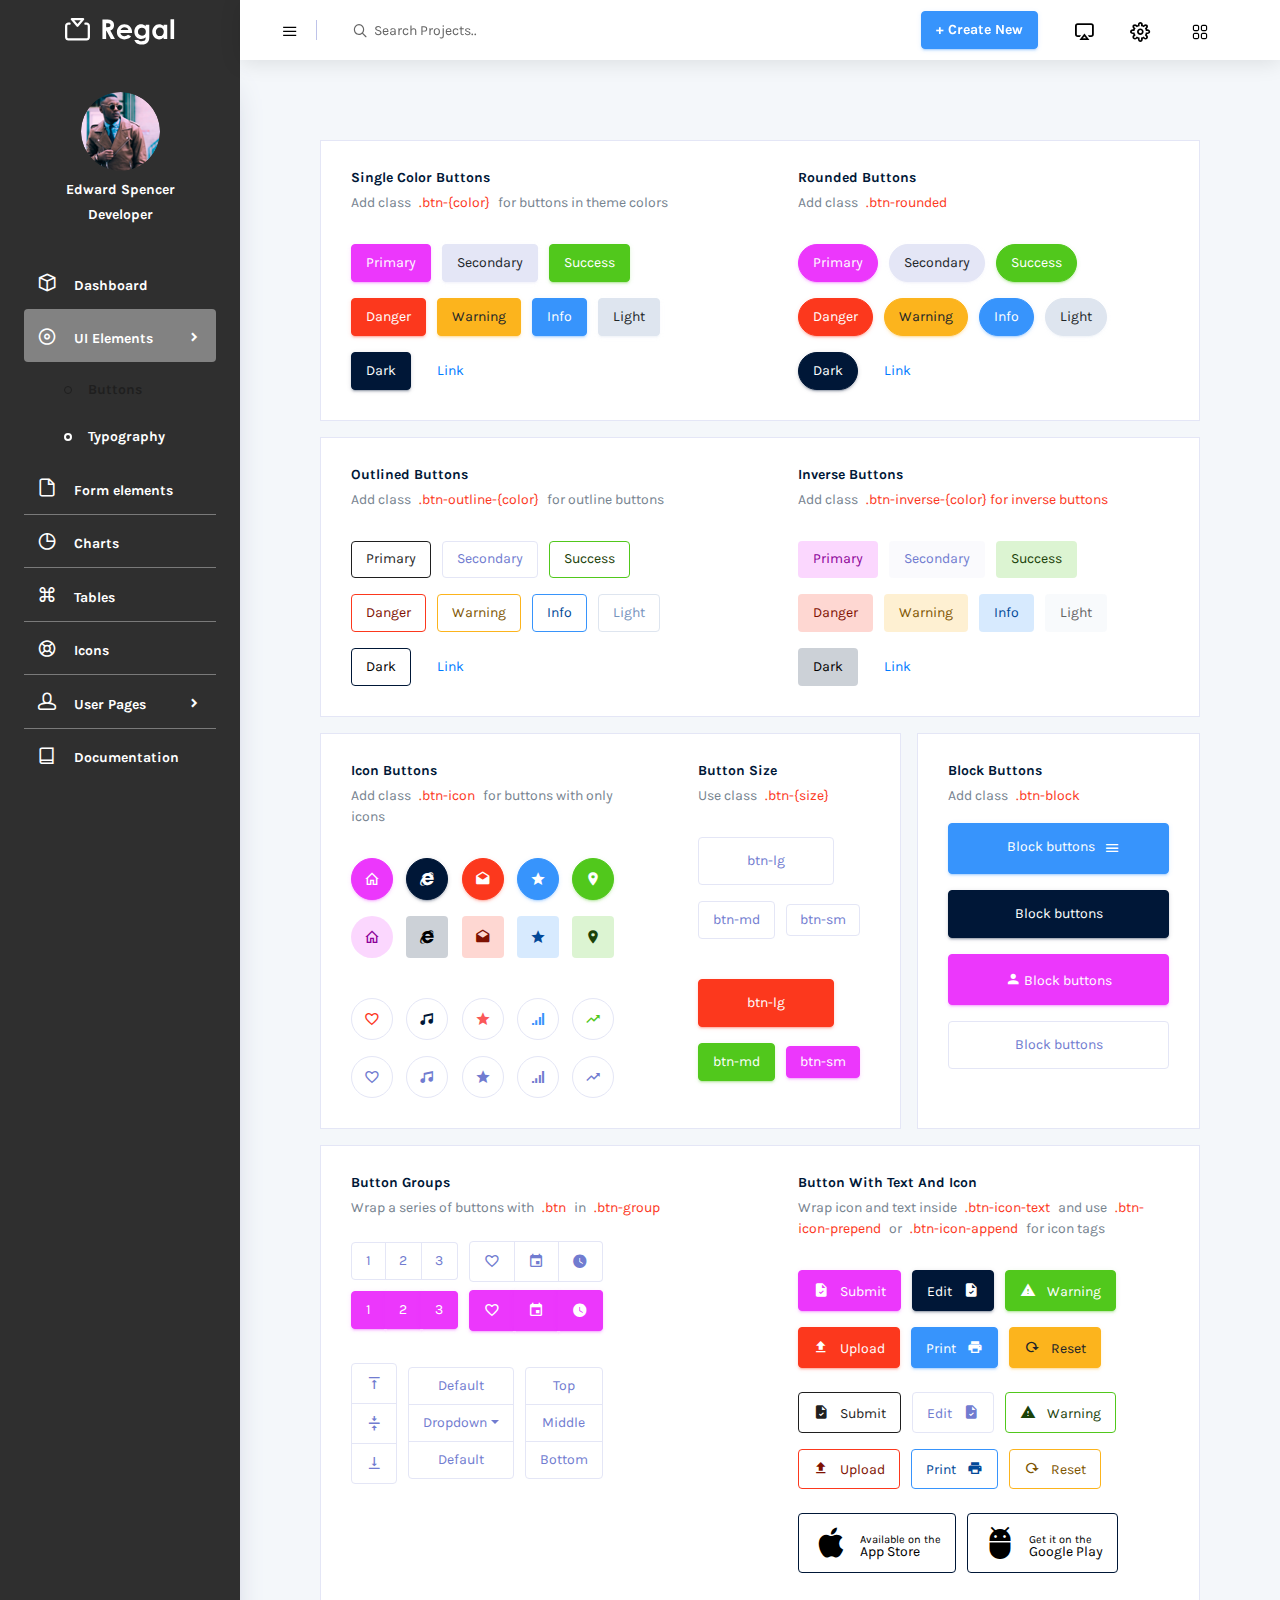
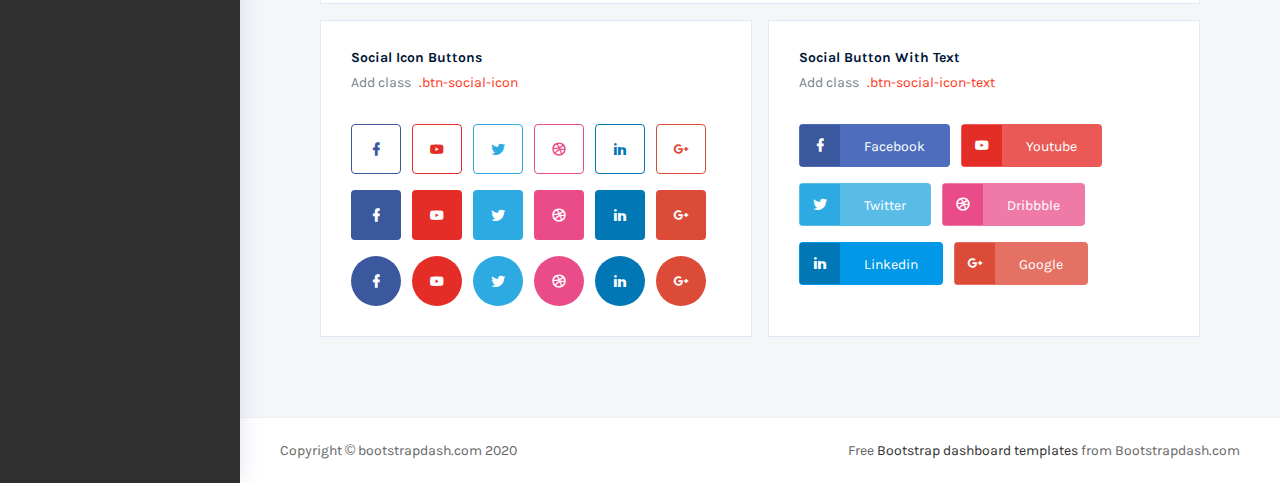
<file: thegrace/src/main/webapp/resources/pages/ui-features/buttons.html>
<!DOCTYPE html>
<html lang="en">

<head>
  <!-- Required meta tags -->
  <meta charset="utf-8">
  <meta name="viewport" content="width=device-width, initial-scale=1, shrink-to-fit=no">
  <title>Regal Admin</title>
  <!-- base:css -->
  <link rel="stylesheet" href="../../vendors/mdi/css/materialdesignicons.min.css">
  <link rel="stylesheet" href="../../vendors/feather/feather.css">
  <link rel="stylesheet" href="../../vendors/base/vendor.bundle.base.css">
  <!-- endinject -->
  <!-- inject:css -->
  <link rel="stylesheet" href="../../css/style.css">
  <!-- endinject -->
  <link rel="shortcut icon" href="../../images/favicon.png" />
</head>

<body>
  <div class="container-scroller">
    <!-- partial:../../partials/_navbar.html -->
    <nav class="navbar col-lg-12 col-12 p-0 fixed-top d-flex flex-row">
      <div class="text-center navbar-brand-wrapper d-flex align-items-center justify-content-center">
        <a class="navbar-brand brand-logo" href="../../index.html"><img src="../../images/logo.svg" alt="logo"/></a>
        <a class="navbar-brand brand-logo-mini" href="../../index.html"><img src="../../images/logo-mini.svg" alt="logo"/></a>
      </div>
      <div class="navbar-menu-wrapper d-flex align-items-center justify-content-end">
        <button class="navbar-toggler navbar-toggler align-self-center" type="button" data-toggle="minimize">
          <span class="icon-menu"></span>
        </button>
        <ul class="navbar-nav mr-lg-2">
          <li class="nav-item nav-search d-none d-lg-block">
            <div class="input-group">
              <div class="input-group-prepend">
                <span class="input-group-text" id="search">
                  <i class="icon-search"></i>
                </span>
              </div>
              <input type="text" class="form-control" placeholder="Search Projects.." aria-label="search" aria-describedby="search">
            </div>
          </li>
        </ul>
        <ul class="navbar-nav navbar-nav-right">
            <li class="nav-item dropdown d-lg-flex d-none">
                <button type="button" class="btn btn-info font-weight-bold">+ Create New</button>
            </li>
          <li class="nav-item dropdown d-flex">
            <a class="nav-link count-indicator dropdown-toggle d-flex justify-content-center align-items-center" id="messageDropdown" href="#" data-toggle="dropdown">
              <i class="icon-air-play mx-0"></i>
            </a>
            <div class="dropdown-menu dropdown-menu-right navbar-dropdown preview-list" aria-labelledby="messageDropdown">
              <p class="mb-0 font-weight-normal float-left dropdown-header">Messages</p>
              <a class="dropdown-item preview-item">
                <div class="preview-thumbnail">
                    <img src="../../images/faces/face4.jpg" alt="image" class="profile-pic">
                </div>
                <div class="preview-item-content flex-grow">
                  <h6 class="preview-subject ellipsis font-weight-normal">David Grey
                  </h6>
                  <p class="font-weight-light small-text text-muted mb-0">
                    The meeting is cancelled
                  </p>
                </div>
              </a>
              <a class="dropdown-item preview-item">
                <div class="preview-thumbnail">
                    <img src="../../images/faces/face2.jpg" alt="image" class="profile-pic">
                </div>
                <div class="preview-item-content flex-grow">
                  <h6 class="preview-subject ellipsis font-weight-normal">Tim Cook
                  </h6>
                  <p class="font-weight-light small-text text-muted mb-0">
                    New product launch
                  </p>
                </div>
              </a>
              <a class="dropdown-item preview-item">
                <div class="preview-thumbnail">
                    <img src="../../images/faces/face3.jpg" alt="image" class="profile-pic">
                </div>
                <div class="preview-item-content flex-grow">
                  <h6 class="preview-subject ellipsis font-weight-normal"> Johnson
                  </h6>
                  <p class="font-weight-light small-text text-muted mb-0">
                    Upcoming board meeting
                  </p>
                </div>
              </a>
            </div>
          </li>
          <li class="nav-item dropdown d-flex mr-4 ">
            <a class="nav-link count-indicator dropdown-toggle d-flex align-items-center justify-content-center" id="notificationDropdown" href="#" data-toggle="dropdown">
              <i class="icon-cog"></i>
            </a>
            <div class="dropdown-menu dropdown-menu-right navbar-dropdown preview-list" aria-labelledby="notificationDropdown">
              <p class="mb-0 font-weight-normal float-left dropdown-header">Settings</p>
              <a class="dropdown-item preview-item">               
                  <i class="icon-head"></i> Profile
              </a>
              <a class="dropdown-item preview-item">
                  <i class="icon-inbox"></i> Logout
              </a>
            </div>
          </li>
          <li class="nav-item dropdown mr-4 d-lg-flex d-none">
            <a class="nav-link count-indicatord-flex align-item s-center justify-content-center" href="#">
              <i class="icon-grid"></i>
            </a>
          </li>
        </ul>
        <button class="navbar-toggler navbar-toggler-right d-lg-none align-self-center" type="button" data-toggle="offcanvas">
          <span class="icon-menu"></span>
        </button>
      </div>
    </nav>
    <!-- partial -->
    <div class="container-fluid page-body-wrapper">
      <!-- partial:../../partials/_sidebar.html -->
      <nav class="sidebar sidebar-offcanvas" id="sidebar">
        <div class="user-profile">
          <div class="user-image">
            <img src="../../images/faces/face28.png">
          </div>
          <div class="user-name">
              Edward Spencer
          </div>
          <div class="user-designation">
              Developer
          </div>
        </div>
        <ul class="nav">
          <li class="nav-item">
            <a class="nav-link" href="../../index.html">
              <i class="icon-box menu-icon"></i>
              <span class="menu-title">Dashboard</span>
            </a>
          </li>
          <li class="nav-item">
            <a class="nav-link" data-toggle="collapse" href="#ui-basic" aria-expanded="false" aria-controls="ui-basic">
              <i class="icon-disc menu-icon"></i>
              <span class="menu-title">UI Elements</span>
              <i class="menu-arrow"></i>
            </a>
            <div class="collapse" id="ui-basic">
              <ul class="nav flex-column sub-menu">
                <li class="nav-item"> <a class="nav-link" href="../../pages/ui-features/buttons.html">Buttons</a></li>
                <li class="nav-item"> <a class="nav-link" href="../../pages/ui-features/typography.html">Typography</a></li>
              </ul>
            </div>
          </li>
          <li class="nav-item">
            <a class="nav-link" href="../../pages/forms/basic_elements.html">
              <i class="icon-file menu-icon"></i>
              <span class="menu-title">Form elements</span>
            </a>
          </li>
          <li class="nav-item">
            <a class="nav-link" href="../../pages/charts/chartjs.html">
              <i class="icon-pie-graph menu-icon"></i>
              <span class="menu-title">Charts</span>
            </a>
          </li>
          <li class="nav-item">
            <a class="nav-link" href="../../pages/tables/basic-table.html">
              <i class="icon-command menu-icon"></i>
              <span class="menu-title">Tables</span>
            </a>
          </li>
          <li class="nav-item">
            <a class="nav-link" href="../../pages/icons/feather-icons.html">
              <i class="icon-help menu-icon"></i>
              <span class="menu-title">Icons</span>
            </a>
          </li>
          <li class="nav-item">
            <a class="nav-link" data-toggle="collapse" href="#auth" aria-expanded="false" aria-controls="auth">
              <i class="icon-head menu-icon"></i>
              <span class="menu-title">User Pages</span>
              <i class="menu-arrow"></i>
            </a>
            <div class="collapse" id="auth">
              <ul class="nav flex-column sub-menu">
                <li class="nav-item"> <a class="nav-link" href="../../pages/samples/login.html"> Login </a></li>
                <li class="nav-item"> <a class="nav-link" href="../../pages/samples/login-2.html"> Login 2 </a></li>
                <li class="nav-item"> <a class="nav-link" href="../../pages/samples/register.html"> Register </a></li>
                <li class="nav-item"> <a class="nav-link" href="../../pages/samples/register-2.html"> Register 2 </a></li>
                <li class="nav-item"> <a class="nav-link" href="../../pages/samples/lock-screen.html"> Lockscreen </a></li>
              </ul>
            </div>
          </li>
          <li class="nav-item">
            <a class="nav-link" href="../../docs/documentation.html">
              <i class="icon-book menu-icon"></i>
              <span class="menu-title">Documentation</span>
            </a>
          </li>
        </ul>
      </nav>
      <!-- partial -->
      <div class="main-panel">          
        <div class="content-wrapper">
          <div class="row">
            <div class="col-12 grid-margin stretch-card">
              <div class="card">
                <div class="row">
                  <div class="col-md-6">
                    <div class="card-body">
                      <h4 class="card-title">Single color buttons</h4>
                      <p class="card-description">Add class <code>.btn-{color}</code> for buttons in theme colors</p>
                      <div class="template-demo">
                        <button type="button" class="btn btn-primary">Primary</button>
                        <button type="button" class="btn btn-secondary">Secondary</button>
                        <button type="button" class="btn btn-success">Success</button>
                        <button type="button" class="btn btn-danger">Danger</button>
                        <button type="button" class="btn btn-warning">Warning</button>
                        <button type="button" class="btn btn-info">Info</button>
                        <button type="button" class="btn btn-light">Light</button>
                        <button type="button" class="btn btn-dark">Dark</button>
                        <button type="button" class="btn btn-link">Link</button>
                      </div>
                    </div>
                  </div>
                  <div class="col-md-6">
                    <div class="card-body">
                      <h4 class="card-title">Rounded buttons</h4>
                      <p class="card-description">Add class <code>.btn-rounded</code></p>
                      <div class="template-demo">
                        <button type="button" class="btn btn-primary btn-rounded btn-fw">Primary</button>
                        <button type="button" class="btn btn-secondary btn-rounded btn-fw">Secondary</button>
                        <button type="button" class="btn btn-success btn-rounded btn-fw">Success</button>
                        <button type="button" class="btn btn-danger btn-rounded btn-fw">Danger</button>
                        <button type="button" class="btn btn-warning btn-rounded btn-fw">Warning</button>
                        <button type="button" class="btn btn-info btn-rounded btn-fw">Info</button>
                        <button type="button" class="btn btn-light btn-rounded btn-fw">Light</button>
                        <button type="button" class="btn btn-dark btn-rounded btn-fw">Dark</button>
                        <button type="button" class="btn btn-link btn-rounded btn-fw">Link</button>
                      </div>
                    </div>
                  </div>
                </div>
              </div>
            </div>
            <div class="col-12 grid-margin stretch-card">
              <div class="card">
                <div class="row">
                  <div class="col-md-6">
                    <div class="card-body">
                      <h4 class="card-title">Outlined buttons</h4>
                      <p class="card-description">Add class <code>.btn-outline-{color}</code> for outline buttons</p>
                      <div class="template-demo">
                        <button type="button" class="btn btn-outline-primary btn-fw">Primary</button>
                        <button type="button" class="btn btn-outline-secondary btn-fw">Secondary</button>
                        <button type="button" class="btn btn-outline-success btn-fw">Success</button>
                        <button type="button" class="btn btn-outline-danger btn-fw">Danger</button>
                        <button type="button" class="btn btn-outline-warning btn-fw">Warning</button>
                        <button type="button" class="btn btn-outline-info btn-fw">Info</button>
                        <button type="button" class="btn btn-outline-light btn-fw">Light</button>
                        <button type="button" class="btn btn-outline-dark btn-fw">Dark</button>
                        <button type="button" class="btn btn-link btn-fw">Link</button>
                      </div>
                    </div>
                  </div>
                  <div class="col-md-6">
                    <div class="card-body">
                      <h4 class="card-title">Inverse buttons</h4>
                      <p class="card-description">Add class <code>.btn-inverse-{color} for inverse buttons</code></p>
                      <div class="template-demo">
                        <button type="button" class="btn btn-inverse-primary btn-fw">Primary</button>
                        <button type="button" class="btn btn-inverse-secondary btn-fw">Secondary</button>
                        <button type="button" class="btn btn-inverse-success btn-fw">Success</button>
                        <button type="button" class="btn btn-inverse-danger btn-fw">Danger</button>
                        <button type="button" class="btn btn-inverse-warning btn-fw">Warning</button>
                        <button type="button" class="btn btn-inverse-info btn-fw">Info</button>
                        <button type="button" class="btn btn-inverse-light btn-fw">Light</button>
                        <button type="button" class="btn btn-inverse-dark btn-fw">Dark</button>
                        <button type="button" class="btn btn-link btn-fw">Link</button>
                      </div>
                    </div>
                  </div>
                </div>
              </div>
            </div>
            <div class="col-md-8 grid-margin stretch-card">
              <div class="card">
                <div class="row">
                  <div class="col-md-7">
                    <div class="card-body">
                    <h4 class="card-title">Icon Buttons</h4>
                    <p class="card-description">Add class <code>.btn-icon</code> for buttons with only icons</p>
                    <div class="template-demo d-flex justify-content-between flex-nowrap">
                      <button type="button" class="btn btn-primary btn-rounded btn-icon">
                        <i class="mdi mdi-home-outline"></i>
                      </button>
                      <button type="button" class="btn btn-dark btn-rounded btn-icon">
                        <i class="mdi mdi-internet-explorer"></i>
                      </button>
                      <button type="button" class="btn btn-danger btn-rounded btn-icon">
                        <i class="mdi mdi-email-open"></i>
                      </button>
                      <button type="button" class="btn btn-info btn-rounded btn-icon">
                        <i class="mdi mdi-star"></i>
                      </button>
                      <button type="button" class="btn btn-success btn-rounded btn-icon">
                        <i class="mdi mdi-map-marker"></i>
                      </button>
                    </div>
                    <div class="template-demo d-flex justify-content-between flex-nowrap">
                      <button type="button" class="btn btn-inverse-primary btn-rounded btn-icon">
                        <i class="mdi mdi-home-outline"></i>
                      </button>
                      <button type="button" class="btn btn-inverse-dark btn-icon">
                        <i class="mdi mdi-internet-explorer"></i>
                      </button>
                      <button type="button" class="btn btn-inverse-danger btn-icon">
                        <i class="mdi mdi-email-open"></i>
                      </button>
                      <button type="button" class="btn btn-inverse-info btn-icon">
                        <i class="mdi mdi-star"></i>
                      </button>
                      <button type="button" class="btn btn-inverse-success btn-icon">
                        <i class="mdi mdi-map-marker"></i>
                      </button>
                    </div>
                    <div class="template-demo d-flex justify-content-between flex-nowrap mt-4">
                      <button type="button" class="btn btn-outline-secondary btn-rounded btn-icon">
                        <i class="mdi mdi-heart-outline text-danger"></i>
                      </button>
                      <button type="button" class="btn btn-outline-secondary btn-rounded btn-icon">
                        <i class="mdi mdi-music text-dark"></i>
                      </button>
                      <button type="button" class="btn btn-outline-secondary btn-rounded btn-icon">
                        <i class="mdi mdi-star text-primary"></i>
                      </button>
                      <button type="button" class="btn btn-outline-secondary btn-rounded btn-icon">
                        <i class="mdi mdi-signal text-info"></i>                          
                      </button>
                      <button type="button" class="btn btn-outline-secondary btn-rounded btn-icon">
                        <i class="mdi mdi-trending-up text-success"></i>                          
                      </button>
                    </div>
                    <div class="template-demo d-flex justify-content-between flex-nowrap">
                      <button type="button" class="btn btn-outline-secondary btn-rounded btn-icon">
                        <i class="mdi mdi-heart-outline"></i>
                      </button>
                      <button type="button" class="btn btn-outline-secondary btn-rounded btn-icon">
                        <i class="mdi mdi-music"></i>
                      </button>
                      <button type="button" class="btn btn-outline-secondary btn-rounded btn-icon">
                        <i class="mdi mdi-star"></i>
                      </button>
                      <button type="button" class="btn btn-outline-secondary btn-rounded btn-icon">
                        <i class="mdi mdi-signal"></i>                          
                      </button>
                      <button type="button" class="btn btn-outline-secondary btn-rounded btn-icon">
                        <i class="mdi mdi-trending-up"></i>                          
                      </button>
                    </div>
                  </div>
                  </div> 
                  <div class="col-md-5">
                    <div class="card-body">
                      <h4 class="card-title">Button Size</h4>
                      <p class="card-description">Use class <code>.btn-{size}</code></p>
                      <div class="template-demo">
                        <button type="button" class="btn btn-outline-secondary btn-lg">btn-lg</button>
                        <button type="button" class="btn btn-outline-secondary btn-md">btn-md</button>
                        <button type="button" class="btn btn-outline-secondary btn-sm">btn-sm</button>
                      </div>
                      <div class="template-demo mt-4">
                        <button type="button" class="btn btn-danger btn-lg">btn-lg</button>
                        <button type="button" class="btn btn-success btn-md">btn-md</button>
                        <button type="button" class="btn btn-primary btn-sm">btn-sm</button>
                      </div>
                    </div>
                  </div>
                </div>
              </div>
            </div>
            <div class="col-md-4 grid-margin stretch-card">
              <div class="card">
                <div class="card-body">
                  <h4 class="card-title">Block buttons</h4>
                  <p class="card-description">Add class <code>.btn-block</code></p>
                  <div class="template-demo">
                    <button type="button" class="btn btn-info btn-lg btn-block">Block buttons
                      <i class="mdi mdi-menu float-right"></i>
                    </button>
                    <button type="button" class="btn btn-dark btn-lg btn-block">Block buttons</button>
                    <button type="button" class="btn btn-primary btn-lg btn-block">
                      <i class="mdi mdi-account"></i>                      
                      Block buttons
                    </button>
                    <button type="button" class="btn btn-outline-secondary btn-lg btn-block">Block buttons</button>
                  </div>
                </div>
              </div>
            </div>
            <div class="col-12  grid-margin">
              <div class="card">
                <div class="row">
                  <div class="col-md-6">
                    <div class="card-body">
                      <h4 class="card-title">Button groups</h4>
                      <p class="card-description">Wrap a series of buttons with <code>.btn</code> 
                        in <code>.btn-group</code></p>
                      <div class="template-demo">
                        <div class="btn-group" role="group" aria-label="Basic example">
                          <button type="button" class="btn btn-outline-secondary">1</button>
                          <button type="button" class="btn btn-outline-secondary">2</button>
                          <button type="button" class="btn btn-outline-secondary">3</button>
                        </div>
                        <div class="btn-group" role="group" aria-label="Basic example">
                          <button type="button" class="btn btn-outline-secondary">
                            <i class="mdi mdi-heart-outline"></i>
                          </button>
                          <button type="button" class="btn btn-outline-secondary">
                            <i class="mdi mdi-calendar"></i>
                          </button>
                          <button type="button" class="btn btn-outline-secondary">
                            <i class="mdi mdi-clock"></i>
                          </button>
                        </div>
                      </div>
                      <div class="template-demo">
                        <div class="btn-group" role="group" aria-label="Basic example">
                          <button type="button" class="btn btn-primary">1</button>
                          <button type="button" class="btn btn-primary">2</button>
                          <button type="button" class="btn btn-primary">3</button>
                        </div>
                        <div class="btn-group" role="group" aria-label="Basic example">
                          <button type="button" class="btn btn-primary">
                            <i class="mdi mdi-heart-outline"></i>
                          </button>
                          <button type="button" class="btn btn-primary">
                            <i class="mdi mdi-calendar"></i>
                          </button>
                          <button type="button" class="btn btn-primary">
                            <i class="mdi mdi-clock"></i>
                          </button>
                        </div>
                      </div>
                      <div class="template-demo mt-4">
                        <div class="btn-group-vertical" role="group" aria-label="Basic example">
                          <button type="button" class="btn btn-outline-secondary">
                            <i class="mdi mdi-format-vertical-align-top"></i>
                          </button>
                          <button type="button" class="btn btn-outline-secondary">
                            <i class="mdi mdi-format-vertical-align-center"></i>
                          </button>
                          <button type="button" class="btn btn-outline-secondary">
                            <i class="mdi mdi-format-vertical-align-bottom"></i>
                          </button>
                        </div>
                        <div class="btn-group-vertical" role="group" aria-label="Basic example">
                          <button type="button" class="btn btn-outline-secondary">Default</button>
                          <div class="btn-group">
                            <button type="button" class="btn btn-outline-secondary dropdown-toggle" data-toggle="dropdown">Dropdown</button>
                            <div class="dropdown-menu">
                              <a class="dropdown-item">Go back</a>
                              <a class="dropdown-item">Delete</a>
                              <a class="dropdown-item">Swap</a>
                            </div>                          
                          </div>
                          <button type="button" class="btn btn-outline-secondary">Default</button>
                        </div>
                        <div class="btn-group-vertical" role="group" aria-label="Basic example">
                          <button type="button" class="btn btn-outline-secondary">Top</button>
                          <button type="button" class="btn btn-outline-secondary">Middle</button>                          
                          <button type="button" class="btn btn-outline-secondary">Bottom</button>
                        </div>
                      </div>
                    </div>
                  </div>
                  <div class="col-md-6">
                    <div class="card-body">
                      <h4 class="card-title">Button with text and icon</h4>
                      <p class="card-description">Wrap icon and text inside <code>.btn-icon-text</code> and use <code>.btn-icon-prepend</code> 
                        or <code>.btn-icon-append</code> for icon tags</p>
                      <div class="template-demo">
                        <button type="button" class="btn btn-primary btn-icon-text">
                          <i class="mdi mdi-file-check btn-icon-prepend"></i>
                          Submit
                        </button>
                        <button type="button" class="btn btn-dark btn-icon-text">
                          Edit
                          <i class="mdi mdi-file-check btn-icon-append"></i>                          
                        </button>
                        <button type="button" class="btn btn-success btn-icon-text">
                          <i class="mdi mdi-alert btn-icon-prepend"></i>                                                    
                          Warning
                        </button>
                      </div>
                      <div class="template-demo">
                        <button type="button" class="btn btn-danger btn-icon-text">
                          <i class="mdi mdi-upload btn-icon-prepend"></i>                                                    
                          Upload
                        </button>
                        <button type="button" class="btn btn-info btn-icon-text">
                          Print
                          <i class="mdi mdi-printer btn-icon-append"></i>                                                                              
                        </button>
                        <button type="button" class="btn btn-warning btn-icon-text">
                          <i class="mdi mdi-reload btn-icon-prepend"></i>                                                    
                          Reset
                        </button>
                      </div>
                      <div class="template-demo mt-2">
                        <button type="button" class="btn btn-outline-primary btn-icon-text">
                          <i class="mdi mdi-file-check btn-icon-prepend"></i>
                          Submit
                        </button>
                        <button type="button" class="btn btn-outline-secondary btn-icon-text">
                          Edit
                          <i class="mdi mdi-file-check btn-icon-append"></i>                          
                        </button>
                        <button type="button" class="btn btn-outline-success btn-icon-text">
                          <i class="mdi mdi-alert btn-icon-prepend"></i>                                                    
                          Warning
                        </button>
                      </div>
                      <div class="template-demo">
                        <button type="button" class="btn btn-outline-danger btn-icon-text">
                          <i class="mdi mdi-upload btn-icon-prepend"></i>                                                    
                          Upload
                        </button>
                        <button type="button" class="btn btn-outline-info btn-icon-text">
                          Print
                          <i class="mdi mdi-printer btn-icon-append"></i>                                                                              
                        </button>
                        <button type="button" class="btn btn-outline-warning btn-icon-text">
                          <i class="mdi mdi-reload btn-icon-prepend"></i>                                                    
                          Reset
                        </button>
                      </div>
                      <div class="template-demo mt-2">
                        <button class="btn btn-outline-dark btn-icon-text">
                          <i class="mdi mdi-apple btn-icon-prepend mdi-36px"></i>
                          <span class="d-inline-block text-left">
                            <small class="font-weight-light d-block">Available on the</small>
                            App Store
                          </span>
                        </button>
                        <button class="btn btn-outline-dark btn-icon-text">
                          <i class="mdi mdi-android-debug-bridge btn-icon-prepend mdi-36px"></i>
                          <span class="d-inline-block text-left">
                            <small class="font-weight-light d-block">Get it on the</small>
                            Google Play
                          </span>
                        </button>
                      </div>
                    </div>
                  </div>
                </div>
              </div>
            </div>
            <div class="col-12 grid-margin-lg-0  grid-margin">
              <div>
                <div class="row">
                  <div class="col-md-6 stretch-card">
                    <div class="card">
                      <div class="card-body">
                        <h4 class="card-title">Social Icon Buttons</h4>
                        <p class="card-description">Add class <code>.btn-social-icon</code></p>
                        <div class="template-demo">
                          <button type="button" class="btn btn-social-icon btn-outline-facebook"><i class="mdi mdi-facebook"></i></button>
                          <button type="button" class="btn btn-social-icon btn-outline-youtube"><i class="mdi mdi-youtube"></i></button>                                        
                          <button type="button" class="btn btn-social-icon btn-outline-twitter"><i class="mdi mdi-twitter"></i></button>
                          <button type="button" class="btn btn-social-icon btn-outline-dribbble"><i class="mdi mdi-dribbble"></i></button>
                          <button type="button" class="btn btn-social-icon btn-outline-linkedin"><i class="mdi mdi-linkedin"></i></button>
                          <button type="button" class="btn btn-social-icon btn-outline-google"><i class="mdi mdi-google-plus"></i></button>
                        </div>
                        <div class="template-demo">
                          <button type="button" class="btn btn-social-icon btn-facebook"><i class="mdi mdi-facebook"></i></button>
                          <button type="button" class="btn btn-social-icon btn-youtube"><i class="mdi mdi-youtube"></i></button>                                        
                          <button type="button" class="btn btn-social-icon btn-twitter"><i class="mdi mdi-twitter"></i></button>
                          <button type="button" class="btn btn-social-icon btn-dribbble"><i class="mdi mdi-dribbble"></i></button>
                          <button type="button" class="btn btn-social-icon btn-linkedin"><i class="mdi mdi-linkedin"></i></button>
                          <button type="button" class="btn btn-social-icon btn-google"><i class="mdi mdi-google-plus"></i></button>
                        </div>
                        <div class="template-demo">
                          <button type="button" class="btn btn-social-icon btn-facebook btn-rounded"><i class="mdi mdi-facebook"></i></button>
                          <button type="button" class="btn btn-social-icon btn-youtube btn-rounded"><i class="mdi mdi-youtube"></i></button>                                        
                          <button type="button" class="btn btn-social-icon btn-twitter btn-rounded"><i class="mdi mdi-twitter"></i></button>
                          <button type="button" class="btn btn-social-icon btn-dribbble btn-rounded"><i class="mdi mdi-dribbble"></i></button>
                          <button type="button" class="btn btn-social-icon btn-linkedin btn-rounded"><i class="mdi mdi-linkedin"></i></button>
                          <button type="button" class="btn btn-social-icon btn-google btn-rounded"><i class="mdi mdi-google-plus"></i></button>
                        </div>
                      </div>
                    </div>
                  </div>
                  <div class="col-md-6 stretch-card">
                    <div class="card">
                      <div class="card-body">
                        <h4 class="card-title">Social button with text</h4>
                        <p class="card-description">Add class <code>.btn-social-icon-text</code></p>
                        <div class="template-demo">
                          <button type="button" class="btn btn-social-icon-text btn-facebook"><i class="mdi mdi-facebook"></i>Facebook</button>
                          <button type="button" class="btn btn-social-icon-text btn-youtube"><i class="mdi mdi-youtube"></i>Youtube</button>                                        
                          <button type="button" class="btn btn-social-icon-text btn-twitter"><i class="mdi mdi-twitter"></i>Twitter</button>
                          <button type="button" class="btn btn-social-icon-text btn-dribbble"><i class="mdi mdi-dribbble"></i>Dribbble</button>
                          <button type="button" class="btn btn-social-icon-text btn-linkedin"><i class="mdi mdi-linkedin"></i>Linkedin</button>
                          <button type="button" class="btn btn-social-icon-text btn-google"><i class="mdi mdi-google-plus"></i>Google</button>
                        </div>
                      </div>
                    </div>
                  </div>
                </div>
              </div>
            </div>
          </div>
        </div>
        <!-- content-wrapper ends -->
        <!-- partial:../../partials/_footer.html -->
        <footer class="footer">
          <div class="d-sm-flex justify-content-center justify-content-sm-between">
            <span class="text-muted d-block text-center text-sm-left d-sm-inline-block">Copyright © bootstrapdash.com 2020</span>
            <span class="float-none float-sm-right d-block mt-1 mt-sm-0 text-center"> Free <a href="https://www.bootstrapdash.com/" target="_blank">Bootstrap dashboard templates</a> from Bootstrapdash.com</span>
          </div>
        </footer>
        <!-- partial -->
      </div>
      <!-- main-panel ends -->
    </div>
    <!-- page-body-wrapper ends -->
  </div>
  <!-- container-scroller -->
  <!-- base:js -->
  <script src="../../vendors/base/vendor.bundle.base.js"></script>
  <!-- endinject -->
  <!-- inject:js -->
  <script src="../../js/off-canvas.js"></script>
  <script src="../../js/hoverable-collapse.js"></script>
  <script src="../../js/template.js"></script>
  <!-- endinject -->
</body>

</html>
</file>
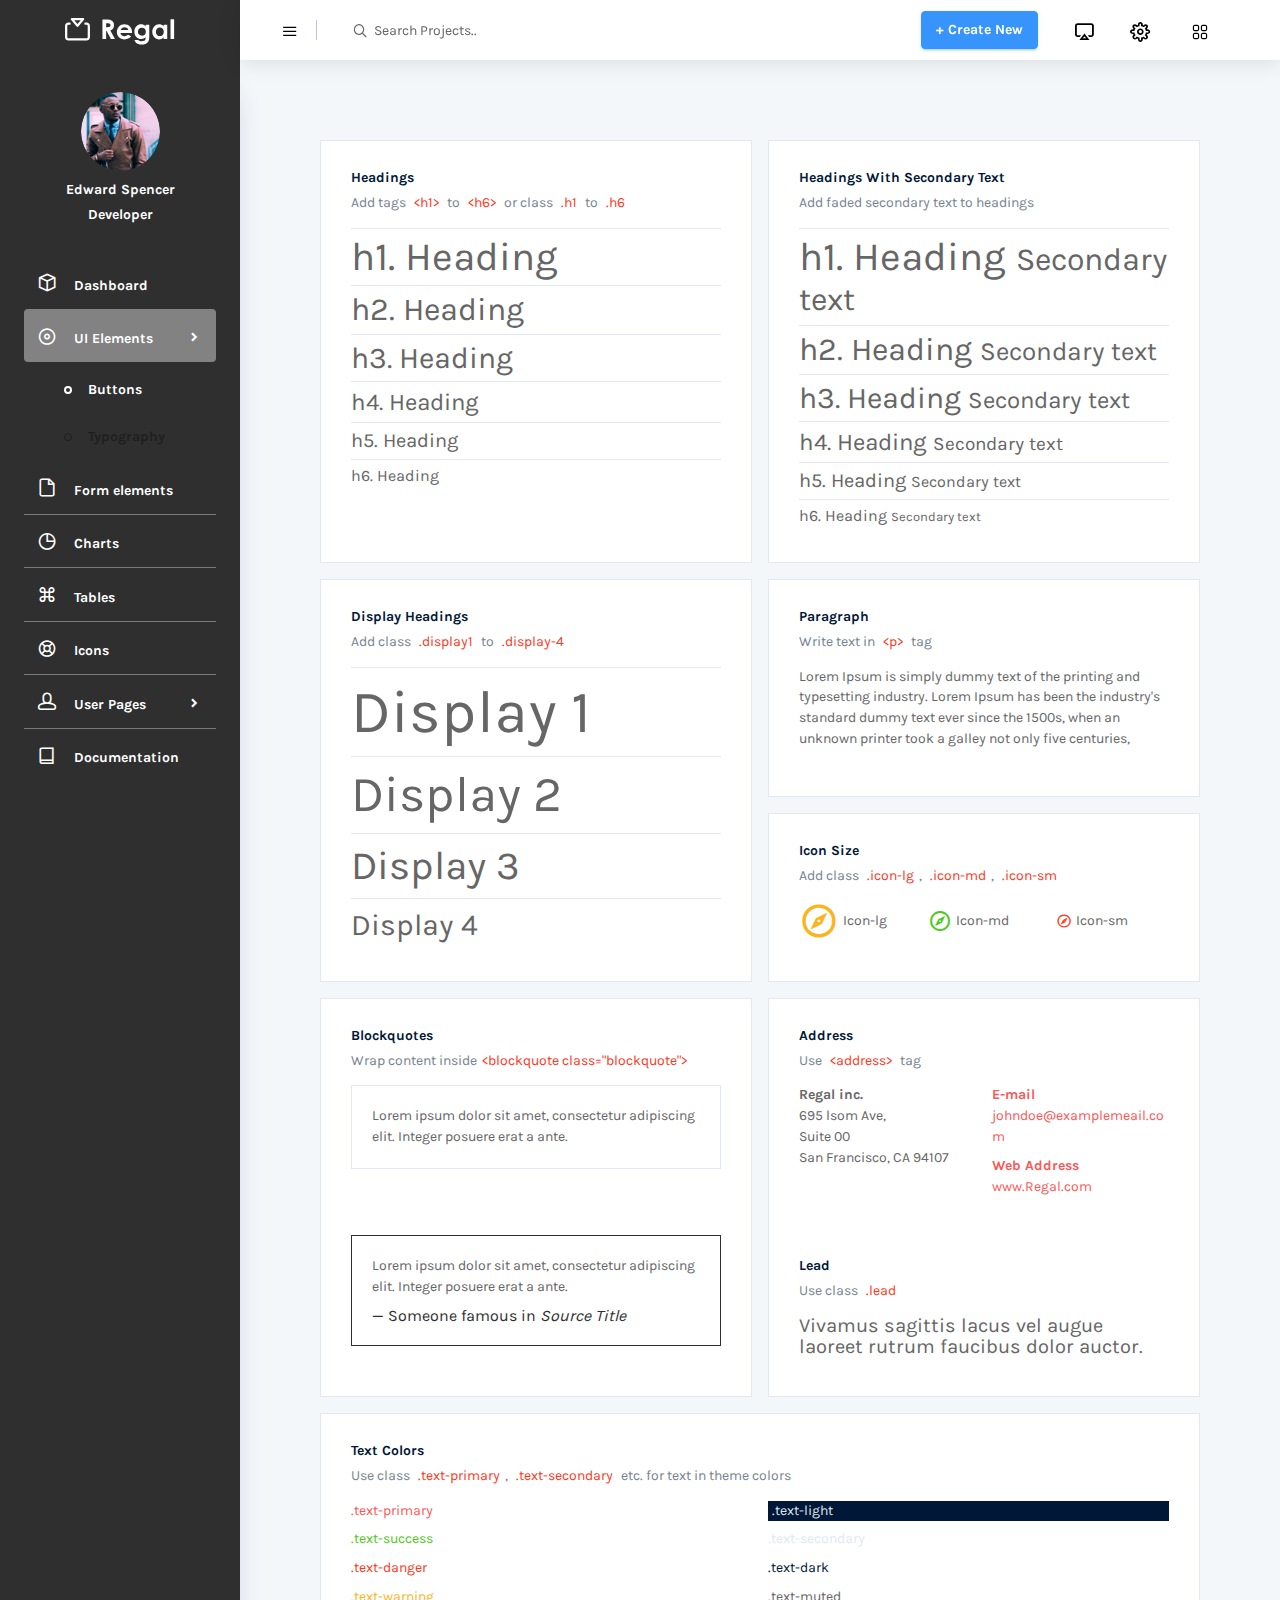
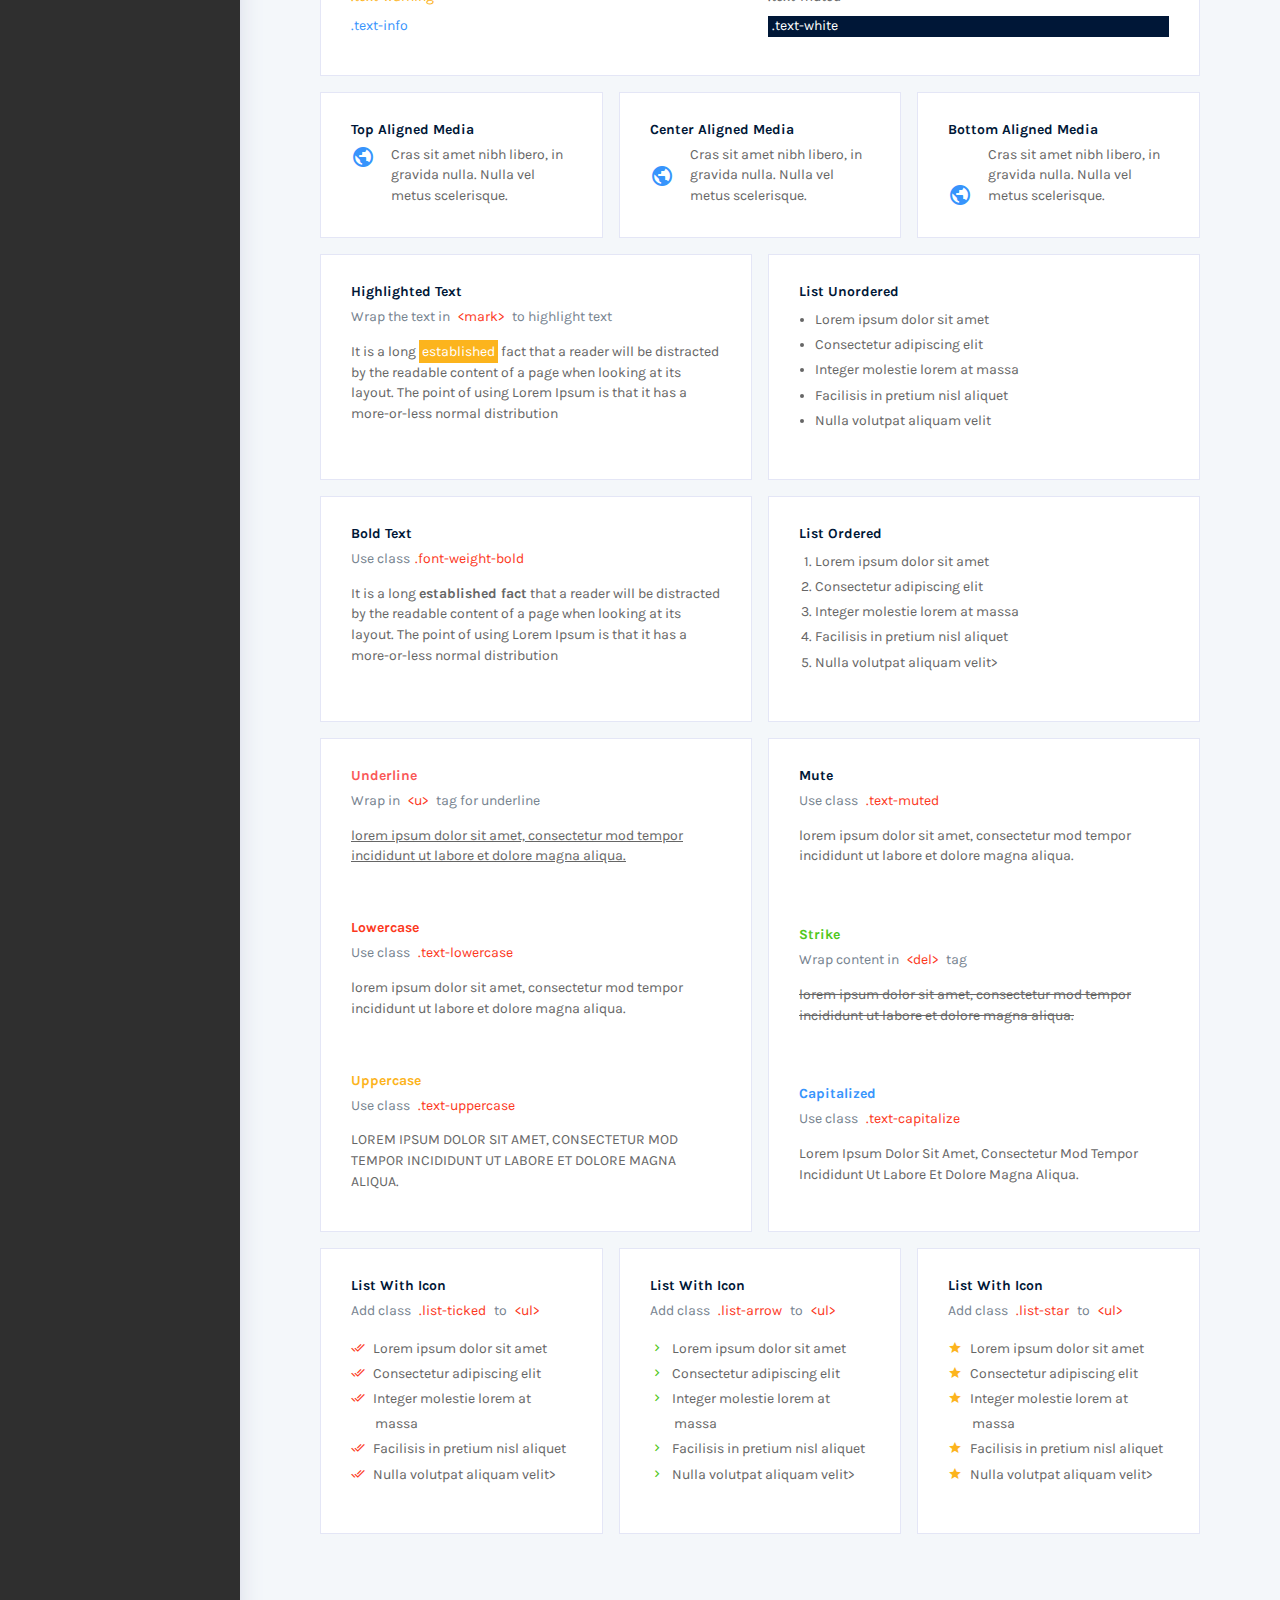
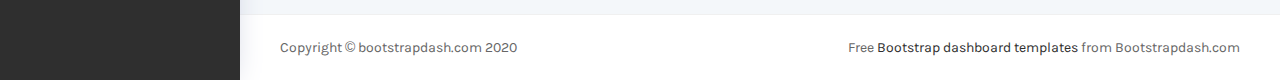
<file: thegrace/src/main/webapp/resources/pages/ui-features/typography.html>
<!DOCTYPE html>
<html lang="en">

<head>
  <!-- Required meta tags -->
  <meta charset="utf-8">
  <meta name="viewport" content="width=device-width, initial-scale=1, shrink-to-fit=no">
  <title>Regal Admin</title>
  <!-- base:css -->
  <link rel="stylesheet" href="../../vendors/mdi/css/materialdesignicons.min.css">
  <link rel="stylesheet" href="../../vendors/feather/feather.css">
  <link rel="stylesheet" href="../../vendors/base/vendor.bundle.base.css">
  <!-- endinject -->
  <!-- plugin css for this page -->
  <!-- End plugin css for this page -->
  <!-- inject:css -->
  <link rel="stylesheet" href="../../css/style.css">
  <!-- endinject -->
  <link rel="shortcut icon" href="../../images/favicon.png" />
</head>

<body>
  <div class="container-scroller">
    <!-- partial:../../partials/_navbar.html -->
    <nav class="navbar col-lg-12 col-12 p-0 fixed-top d-flex flex-row">
      <div class="text-center navbar-brand-wrapper d-flex align-items-center justify-content-center">
        <a class="navbar-brand brand-logo" href="../../index.html"><img src="../../images/logo.svg" alt="logo"/></a>
        <a class="navbar-brand brand-logo-mini" href="../../index.html"><img src="../../images/logo-mini.svg" alt="logo"/></a>
      </div>
      <div class="navbar-menu-wrapper d-flex align-items-center justify-content-end">
        <button class="navbar-toggler navbar-toggler align-self-center" type="button" data-toggle="minimize">
          <span class="icon-menu"></span>
        </button>
        <ul class="navbar-nav mr-lg-2">
          <li class="nav-item nav-search d-none d-lg-block">
            <div class="input-group">
              <div class="input-group-prepend">
                <span class="input-group-text" id="search">
                  <i class="icon-search"></i>
                </span>
              </div>
              <input type="text" class="form-control" placeholder="Search Projects.." aria-label="search" aria-describedby="search">
            </div>
          </li>
        </ul>
        <ul class="navbar-nav navbar-nav-right">
            <li class="nav-item dropdown d-lg-flex d-none">
                <button type="button" class="btn btn-info font-weight-bold">+ Create New</button>
            </li>
          <li class="nav-item dropdown d-flex">
            <a class="nav-link count-indicator dropdown-toggle d-flex justify-content-center align-items-center" id="messageDropdown" href="#" data-toggle="dropdown">
              <i class="icon-air-play mx-0"></i>
            </a>
            <div class="dropdown-menu dropdown-menu-right navbar-dropdown preview-list" aria-labelledby="messageDropdown">
              <p class="mb-0 font-weight-normal float-left dropdown-header">Messages</p>
              <a class="dropdown-item preview-item">
                <div class="preview-thumbnail">
                    <img src="../../images/faces/face4.jpg" alt="image" class="profile-pic">
                </div>
                <div class="preview-item-content flex-grow">
                  <h6 class="preview-subject ellipsis font-weight-normal">David Grey
                  </h6>
                  <p class="font-weight-light small-text text-muted mb-0">
                    The meeting is cancelled
                  </p>
                </div>
              </a>
              <a class="dropdown-item preview-item">
                <div class="preview-thumbnail">
                    <img src="../../images/faces/face2.jpg" alt="image" class="profile-pic">
                </div>
                <div class="preview-item-content flex-grow">
                  <h6 class="preview-subject ellipsis font-weight-normal">Tim Cook
                  </h6>
                  <p class="font-weight-light small-text text-muted mb-0">
                    New product launch
                  </p>
                </div>
              </a>
              <a class="dropdown-item preview-item">
                <div class="preview-thumbnail">
                    <img src="../../images/faces/face3.jpg" alt="image" class="profile-pic">
                </div>
                <div class="preview-item-content flex-grow">
                  <h6 class="preview-subject ellipsis font-weight-normal"> Johnson
                  </h6>
                  <p class="font-weight-light small-text text-muted mb-0">
                    Upcoming board meeting
                  </p>
                </div>
              </a>
            </div>
          </li>
          <li class="nav-item dropdown d-flex mr-4 ">
            <a class="nav-link count-indicator dropdown-toggle d-flex align-items-center justify-content-center" id="notificationDropdown" href="#" data-toggle="dropdown">
              <i class="icon-cog"></i>
            </a>
            <div class="dropdown-menu dropdown-menu-right navbar-dropdown preview-list" aria-labelledby="notificationDropdown">
              <p class="mb-0 font-weight-normal float-left dropdown-header">Settings</p>
              <a class="dropdown-item preview-item">               
                  <i class="icon-head"></i> Profile
              </a>
              <a class="dropdown-item preview-item">
                  <i class="icon-inbox"></i> Logout
              </a>
            </div>
          </li>
          <li class="nav-item dropdown mr-4 d-lg-flex d-none">
            <a class="nav-link count-indicatord-flex align-item s-center justify-content-center" href="#">
              <i class="icon-grid"></i>
            </a>
          </li>
        </ul>
        <button class="navbar-toggler navbar-toggler-right d-lg-none align-self-center" type="button" data-toggle="offcanvas">
          <span class="icon-menu"></span>
        </button>
      </div>
    </nav>
    <!-- partial -->
    <div class="container-fluid page-body-wrapper">
      <!-- partial:../../partials/_sidebar.html -->
      <nav class="sidebar sidebar-offcanvas" id="sidebar">
        <div class="user-profile">
          <div class="user-image">
            <img src="../../images/faces/face28.png">
          </div>
          <div class="user-name">
              Edward Spencer
          </div>
          <div class="user-designation">
              Developer
          </div>
        </div>
        <ul class="nav">
          <li class="nav-item">
            <a class="nav-link" href="../../index.html">
              <i class="icon-box menu-icon"></i>
              <span class="menu-title">Dashboard</span>
            </a>
          </li>
          <li class="nav-item">
            <a class="nav-link" data-toggle="collapse" href="#ui-basic" aria-expanded="false" aria-controls="ui-basic">
              <i class="icon-disc menu-icon"></i>
              <span class="menu-title">UI Elements</span>
              <i class="menu-arrow"></i>
            </a>
            <div class="collapse" id="ui-basic">
              <ul class="nav flex-column sub-menu">
                <li class="nav-item"> <a class="nav-link" href="../../pages/ui-features/buttons.html">Buttons</a></li>
                <li class="nav-item"> <a class="nav-link" href="../../pages/ui-features/typography.html">Typography</a></li>
              </ul>
            </div>
          </li>
          <li class="nav-item">
            <a class="nav-link" href="../../pages/forms/basic_elements.html">
              <i class="icon-file menu-icon"></i>
              <span class="menu-title">Form elements</span>
            </a>
          </li>
          <li class="nav-item">
            <a class="nav-link" href="../../pages/charts/chartjs.html">
              <i class="icon-pie-graph menu-icon"></i>
              <span class="menu-title">Charts</span>
            </a>
          </li>
          <li class="nav-item">
            <a class="nav-link" href="../../pages/tables/basic-table.html">
              <i class="icon-command menu-icon"></i>
              <span class="menu-title">Tables</span>
            </a>
          </li>
          <li class="nav-item">
            <a class="nav-link" href="../../pages/icons/feather-icons.html">
              <i class="icon-help menu-icon"></i>
              <span class="menu-title">Icons</span>
            </a>
          </li>
          <li class="nav-item">
            <a class="nav-link" data-toggle="collapse" href="#auth" aria-expanded="false" aria-controls="auth">
              <i class="icon-head menu-icon"></i>
              <span class="menu-title">User Pages</span>
              <i class="menu-arrow"></i>
            </a>
            <div class="collapse" id="auth">
              <ul class="nav flex-column sub-menu">
                <li class="nav-item"> <a class="nav-link" href="../../pages/samples/login.html"> Login </a></li>
                <li class="nav-item"> <a class="nav-link" href="../../pages/samples/login-2.html"> Login 2 </a></li>
                <li class="nav-item"> <a class="nav-link" href="../../pages/samples/register.html"> Register </a></li>
                <li class="nav-item"> <a class="nav-link" href="../../pages/samples/register-2.html"> Register 2 </a></li>
                <li class="nav-item"> <a class="nav-link" href="../../pages/samples/lock-screen.html"> Lockscreen </a></li>
              </ul>
            </div>
          </li>
          <li class="nav-item">
            <a class="nav-link" href="../../docs/documentation.html">
              <i class="icon-book menu-icon"></i>
              <span class="menu-title">Documentation</span>
            </a>
          </li>
        </ul>
      </nav>
      <!-- partial -->
      <div class="main-panel">
        <div class="content-wrapper">
          <div class="row">
            <div class="col-md-6 grid-margin stretch-card">
              <div class="card">
                <div class="card-body">
                  <h4 class="card-title">Headings</h4>
                  <p class="card-description">
                    Add tags <code>&lt;h1&gt;</code> to <code>&lt;h6&gt;</code> or class <code>.h1</code> to <code>.h6</code>
                  </p>
                  <div class="template-demo">
                    <h1>h1. Heading</h1>
                    <h2>h2. Heading</h2>
                    <h3>h3. Heading</h3>
                    <h4>h4. Heading</h4>
                    <h5>h5. Heading</h5>
                    <h6>h6. Heading</h6>
                  </div>
                </div>
              </div>
            </div>
            <div class="col-md-6 grid-margin stretch-card">
              <div class="card">
                <div class="card-body">
                  <h4 class="card-title">Headings with secondary text</h4>
                  <p class="card-description">
                    Add faded secondary text to headings
                  </p>
                  <div class="template-demo">
                    <h1>
                      h1. Heading
                      <small class="text-muted">
                        Secondary text
                      </small>
                    </h1>
                    <h2>
                      h2. Heading
                      <small class="text-muted">
                        Secondary text
                      </small>
                    </h2>
                    <h3>
                      h3. Heading
                      <small class="text-muted">
                        Secondary text
                      </small>
                    </h3>
                    <h4>
                      h4. Heading
                      <small class="text-muted">
                        Secondary text
                      </small>
                    </h4>
                    <h5>
                      h5. Heading
                      <small class="text-muted">
                        Secondary text
                      </small>
                    </h5>
                    <h6>
                      h6. Heading
                      <small class="text-muted">
                        Secondary text
                      </small>
                    </h6>
                  </div>
                </div>
              </div>
            </div>
            <div class="col-md-6 grid-margin stretch-card">
              <div class="card">
                <div class="card-body">
                  <h4 class="card-title">Display headings</h4>
                  <p class="card-description">
                    Add class <code>.display1</code> to <code>.display-4</code>
                  </p>
                  <div class="template-demo">
                    <h1 class="display-1">Display 1</h1>
                    <h1 class="display-2">Display 2</h1>
                    <h1 class="display-3">Display 3</h1>
                    <h1 class="display-4">Display 4</h1>
                  </div>
                </div>
              </div>
            </div>
            <div class="col-md-6 d-flex align-items-stretch">
              <div class="row">
                <div class="col-md-12 grid-margin stretch-card">
                  <div class="card">
                    <div class="card-body">
                      <h4 class="card-title">Paragraph</h4>
                      <p class="card-description">
                        Write text in <code>&lt;p&gt;</code> tag
                      </p>
                      <p>
                        Lorem Ipsum is simply dummy text of the printing and typesetting industry.
                        Lorem Ipsum has been the industry's standard dummy text ever since the 1500s,
                        when an unknown printer took a galley not only five centuries,
                      </p>
                    </div>
                  </div>
                </div>
                <div class="col-md-12 grid-margin stretch-card">
                  <div class="card">
                    <div class="card-body">
                      <h4 class="card-title">Icon size</h4>
                      <p class="card-description">
                        Add class <code>.icon-lg</code>, <code>.icon-md</code>, <code>.icon-sm</code>
                      </p>
                      <div class="row">
                        <div class="col-md-4 d-flex align-items-center">
                          <div class="d-flex flex-row align-items-center">
                            <i class="mdi mdi-compass-outline icon-lg text-warning"></i>
                            <p class="mb-0 ml-1">
                              Icon-lg
                            </p>
                          </div>
                        </div>
                        <div class="col-md-4 d-flex align-items-center">
                          <div class="d-flex flex-row align-items-center">
                            <i class="mdi mdi-compass-outline icon-md text-success"></i>
                            <p class="mb-0 ml-1">
                              Icon-md
                            </p>
                          </div>
                        </div>
                        <div class="col-md-4 d-flex align-items-center">
                          <div class="d-flex flex-row align-items-center">
                            <i class="mdi mdi-compass-outline icon-sm text-danger"></i>
                            <p class="mb-0 ml-1">
                              Icon-sm
                            </p>
                          </div>
                        </div>
                      </div>
                    </div>
                  </div>
                </div>
              </div>
            </div>
            <div class="col-md-6 grid-margin stretch-card">
              <div class="card">
                <div class="card-body">
                  <h4 class="card-title">Blockquotes</h4>
                  <p class="card-description">
                    Wrap content inside<code>&lt;blockquote class="blockquote"&gt;</code>
                  </p>
                  <blockquote class="blockquote">
                    <p class="mb-0">Lorem ipsum dolor sit amet, consectetur adipiscing elit. Integer posuere erat a ante.</p>
                  </blockquote>
                </div>
                <div class="card-body">
                  <blockquote class="blockquote blockquote-primary">
                    <p>Lorem ipsum dolor sit amet, consectetur adipiscing elit. Integer posuere erat a ante.</p>
                    <footer class="blockquote-footer">Someone famous in <cite title="Source Title">Source Title</cite></footer>
                  </blockquote>
                </div>
              </div>
            </div>
            <div class="col-md-6 grid-margin stretch-card">
              <div class="card">
                <div class="card-body">
                  <h4 class="card-title">Address</h4>
                  <p class="card-description">
                    Use <code>&lt;address&gt;</code> tag
                  </p>
                  <div class="row">
                    <div class="col-md-6">
                      <address>
                        <p class="font-weight-bold">Regal inc.</p>
                        <p>
                          695 lsom Ave,
                        </p>
                        <p>
                           Suite 00
                        </p>
                        <p>
                          San Francisco, CA 94107
                        </p>
                      </address>
                    </div>
                    <div class="col-md-6">
                      <address class="text-primary">
                        <p class="font-weight-bold">
                          E-mail
                        </p>
                        <p class="mb-2">
                          johndoe@examplemeail.com
                        </p>
                        <p class="font-weight-bold">
                          Web Address
                        </p>
                        <p>
                          www.Regal.com
                        </p>
                      </address>
                    </div>
                  </div>
                </div>
                <div class="card-body">
                  <h4 class="card-title">Lead</h4>
                  <p class="card-description">
                    Use class <code>.lead</code>
                  </p>
                  <p class="lead">
                      Vivamus sagittis lacus vel augue laoreet rutrum faucibus dolor auctor.
                  </p>
                </div>
              </div>
            </div>
            <div class="col-md-12 grid-margin">
              <div class="card">
                <div class="card-body">
                  <h4 class="card-title">Text colors</h4>
                  <p class="card-description">
                    Use class <code>.text-primary</code>, <code>.text-secondary</code> etc. for text in theme colors
                  </p>
                  <div class="row">
                    <div class="col-md-6">
                      <p class="text-primary">.text-primary</p>
                      <p class="text-success">.text-success</p>
                      <p class="text-danger">.text-danger</p>
                      <p class="text-warning">.text-warning</p>
                      <p class="text-info">.text-info</p>
                    </div>
                    <div class="col-md-6">
                      <p class="text-light bg-dark pl-1">.text-light</p>
                      <p class="text-secondary">.text-secondary</p>
                      <p class="text-dark">.text-dark</p>
                      <p class="text-muted">.text-muted</p>
                      <p class="text-white bg-dark pl-1">.text-white</p>
                    </div>
                  </div>
                </div>
              </div>
            </div>
            <div class="col-md-4 grid-margin stretch-card">
              <div class="card">
                <div class="card-body">
                  <h4 class="card-title">Top aligned media</h4>
                  <div class="media">
                    <i class="mdi mdi-earth icon-md text-info d-flex align-self-start mr-3"></i>
                    <div class="media-body">
                      <p class="card-text">Cras sit amet nibh libero, in gravida nulla. Nulla vel metus scelerisque.</p>
                    </div>
                  </div>
                </div>
              </div>
            </div>
            <div class="col-md-4 grid-margin stretch-card">
              <div class="card">
                <div class="card-body">
                  <h4 class="card-title">Center aligned media</h4>
                  <div class="media">
                    <i class="mdi mdi-earth icon-md text-info d-flex align-self-center mr-3"></i>
                    <div class="media-body">
                      <p class="card-text">Cras sit amet nibh libero, in gravida nulla. Nulla vel metus scelerisque.</p>
                    </div>
                  </div>
                </div>
              </div>
            </div>
            <div class="col-md-4 grid-margin stretch-card">
              <div class="card">
                <div class="card-body">
                  <h4 class="card-title">Bottom aligned media</h4>
                  <div class="media">
                    <i class="mdi mdi-earth icon-md text-info d-flex align-self-end mr-3"></i>
                    <div class="media-body">
                      <p class="card-text">Cras sit amet nibh libero, in gravida nulla. Nulla vel metus scelerisque.</p>
                    </div>
                  </div>
                </div>
              </div>
            </div>
            <div class="col-md-6 grid-margin stretch-card">
              <div class="card">
                <div class="card-body">
                  <h4 class="card-title">Highlighted Text</h4>
                  <p class="card-description">
                    Wrap the text in <code>&lt;mark&gt;</code> to highlight text
                  </p>
                  <p>
                    It is a long <mark class="bg-warning text-white">established</mark> fact that a reader will be distracted by the readable content of a page when looking at its layout. The point of using Lorem Ipsum is that it has a more-or-less normal distribution
                  </p>
                </div>
              </div>
            </div>
            <div class="col-md-6 grid-margin stretch-card">
              <div class="card">
                <div class="card-body">
                  <h4 class="card-title">List Unordered</h4>
                  <ul>
                    <li>Lorem ipsum dolor sit amet</li>
                    <li>Consectetur adipiscing elit</li>
                    <li>Integer molestie lorem at massa</li>
                    <li>Facilisis in pretium nisl aliquet</li>
                    <li>Nulla volutpat aliquam velit</li>
                  </ul>
                </div>
              </div>
            </div>
            <div class="col-md-6 grid-margin stretch-card">
              <div class="card">
                <div class="card-body">
                  <h4 class="card-title">Bold text</h4>
                  <p class="card-description">
                    Use class<code>.font-weight-bold</code>
                  </p>
                  <p>
                    It is a long <span class="font-weight-bold">established fact</span> that a reader will be distracted by the readable content
                    of a page when looking at its layout. The point of using Lorem Ipsum is that it has a
                    more-or-less normal distribution
                  </p>
                </div>
              </div>
            </div>
            <div class="col-md-6 grid-margin stretch-card">
              <div class="card">
                <div class="card-body">
                  <h4 class="card-title">List Ordered</h4>
                  <ol>
                    <li>Lorem ipsum dolor sit amet</li>
                    <li>Consectetur adipiscing elit</li>
                    <li>Integer molestie lorem at massa</li>
                    <li>Facilisis in pretium nisl aliquet</li>
                    <li>Nulla volutpat aliquam velit></li>
                  </ol>
                </div>
              </div>
            </div>
            <div class="col-md-6 grid-margin stretch-card">
              <div class="card">
                <div class="card-body">
                  <h4 class="card-title text-primary">Underline</h4>
                  <p class="card-description">
                    Wrap in <code>&lt;u&gt;</code> tag for underline
                  </p>
                  <p>
                    <u>lorem ipsum dolor sit amet, consectetur
                      mod tempor incididunt ut labore et dolore
                      magna aliqua.</u>
                  </p>
                </div>
                <div class="card-body">
                  <h4 class="card-title text-danger">Lowercase</h4>
                  <p class="card-description">
                    Use class <code>.text-lowercase</code>
                  </p>
                  <p class="text-lowercase">
                    lorem ipsum dolor sit amet, consectetur
                      mod tempor incididunt ut labore et dolore
                      magna aliqua.
                  </p>
                </div>
                <div class="card-body">
                  <h4 class="card-title text-warning">Uppercase</h4>
                  <p class="card-description">
                    Use class <code>.text-uppercase</code>
                  </p>
                  <p class="text-uppercase">
                    lorem ipsum dolor sit amet, consectetur
                      mod tempor incididunt ut labore et dolore
                      magna aliqua.
                  </p>
                </div>
              </div>
            </div>
            <div class="col-md-6 grid-margin stretch-card">
              <div class="card">
                <div class="card-body">
                  <h4 class="card-title">Mute</h4>
                  <p class="card-description">
                    Use class <code>.text-muted</code>
                  </p>
                  <p class="text-muted">
                    lorem ipsum dolor sit amet, consectetur
                      mod tempor incididunt ut labore et dolore
                      magna aliqua.
                  </p>
                </div>
                <div class="card-body">
                  <h4 class="card-title text-success">Strike</h4>
                  <p class="card-description">
                    Wrap content in <code>&lt;del&gt;</code> tag
                  </p>
                  <p>
                    <del>
                      lorem ipsum dolor sit amet, consectetur
                      mod tempor incididunt ut labore et dolore
                      magna aliqua.
                    </del>
                  </p>
                </div>
                <div class="card-body">
                  <h4 class="card-title text-info">Capitalized</h4>
                  <p class="card-description">
                    Use class <code>.text-capitalize</code>
                  </p>
                  <p class="text-capitalize">
                    lorem ipsum dolor sit amet, consectetur
                      mod tempor incididunt ut labore et dolore
                      magna aliqua.
                  </p>
                </div>
              </div>
            </div>
            <div class="col-md-4 grid-margin grid-margin-md-0 stretch-card">
              <div class="card">
                <div class="card-body">
                  <h4 class="card-title">List with icon</h4>
                  <p class="card-description">Add class <code>.list-ticked</code> to <code>&lt;ul&gt;</code></p>
                  <ul class="list-ticked">
                    <li>Lorem ipsum dolor sit amet</li>
                    <li>Consectetur adipiscing elit</li>
                    <li>Integer molestie lorem at massa</li>
                    <li>Facilisis in pretium nisl aliquet</li>
                    <li>Nulla volutpat aliquam velit></li>
                  </ul>
                </div>
              </div>
            </div>
            <div class="col-md-4 grid-margin grid-margin-md-0 stretch-card">
              <div class="card">
                <div class="card-body">
                  <h4 class="card-title">List with icon</h4>
                  <p class="card-description">Add class <code>.list-arrow</code> to <code>&lt;ul&gt;</code></p>
                  <ul class="list-arrow">
                    <li>Lorem ipsum dolor sit amet</li>
                    <li>Consectetur adipiscing elit</li>
                    <li>Integer molestie lorem at massa</li>
                    <li>Facilisis in pretium nisl aliquet</li>
                    <li>Nulla volutpat aliquam velit></li>
                  </ul>
                </div>
              </div>
            </div>
            <div class="col-md-4 grid-margin grid-margin-md-0 stretch-card">
              <div class="card">
                <div class="card-body">
                  <h4 class="card-title">List with icon</h4>
                  <p class="card-description">Add class <code>.list-star</code> to <code>&lt;ul&gt;</code></p>
                  <ul class="list-star">
                    <li>Lorem ipsum dolor sit amet</li>
                    <li>Consectetur adipiscing elit</li>
                    <li>Integer molestie lorem at massa</li>
                    <li>Facilisis in pretium nisl aliquet</li>
                    <li>Nulla volutpat aliquam velit></li>
                  </ul>
                </div>
              </div>
            </div>
          </div>
        </div>
        <!-- content-wrapper ends -->
        <!-- partial:../../partials/_footer.html -->
        <footer class="footer">
          <div class="d-sm-flex justify-content-center justify-content-sm-between">
            <span class="text-muted d-block text-center text-sm-left d-sm-inline-block">Copyright © bootstrapdash.com 2020</span>
            <span class="float-none float-sm-right d-block mt-1 mt-sm-0 text-center"> Free <a href="https://www.bootstrapdash.com/" target="_blank">Bootstrap dashboard templates</a> from Bootstrapdash.com</span>
          </div>
        </footer>
        <!-- partial -->
      </div>
      <!-- main-panel ends -->
    </div>
    <!-- page-body-wrapper ends -->
  </div>
  <!-- container-scroller -->
  <!-- base:js -->
  <script src="../../vendors/base/vendor.bundle.base.js"></script>
  <!-- endinject -->
  <!-- Plugin js for this page-->
  <!-- End plugin js for this page-->
  <!-- inject:js -->
  <script src="../../js/off-canvas.js"></script>
  <script src="../../js/hoverable-collapse.js"></script>
  <script src="../../js/template.js"></script>
  <!-- endinject -->
  <!-- plugin js for this page -->
  <!-- End plugin js for this page -->
  <!-- Custom js for this page-->
  <!-- End custom js for this page-->
</body>

</html>
</file>
<file: thegrace/src/main/webapp/resources/vendors/feather/feather.css>
@charset "UTF-8";
 
@font-face {
  font-family: "feather";
  src:url("fonts/feather-webfont.eot");
  src:url("fonts/feather-webfont.eot?#iefix") format("embedded-opentype"),
    url("fonts/feather-webfont.woff") format("woff"),
    url("fonts/feather-webfont.ttf") format("truetype"),
    url("fonts/feather-webfont.svg#feather") format("svg");
  font-weight: normal;
  font-style: normal;
}

/* Character Mapping Method */
 
[data-icon]:before {
  display: inline-block;
  font-family: "feather";
  content: attr(data-icon);
  font-style: normal;
  font-weight: normal;
  font-variant: normal;
  text-transform: none;
  speak: none;
  line-height: 1;
  -webkit-font-smoothing: antialiased;
  -moz-osx-font-smoothing: grayscale;
}

/* CSS Class Mapping Method */
 
[class^="icon-"],
[class*=" icon-"] {
  display: inline-block;
  font-family: "feather";
  font-style: normal;
  font-weight: normal;
  font-variant: normal;
  text-transform: none;
  speak: none;
  line-height: 1;
  -webkit-font-smoothing: antialiased;
  -moz-osx-font-smoothing: grayscale;
}

.icon-eye:before {
  content: "\e000";
}

.icon-paper-clip:before {
  content: "\e001";
}

.icon-mail:before {
  content: "\e002";
}

.icon-mail:before {
  content: "\e002";
}

.icon-toggle:before {
  content: "\e003";
}

.icon-layout:before {
  content: "\e004";
}

.icon-link:before {
  content: "\e005";
}

.icon-bell:before {
  content: "\e006";
}

.icon-lock:before {
  content: "\e007";
}

.icon-unlock:before {
  content: "\e008";
}

.icon-ribbon:before {
  content: "\e009";
}

.icon-image:before {
  content: "\e010";
}

.icon-signal:before {
  content: "\e011";
}

.icon-target:before {
  content: "\e012";
}

.icon-clipboard:before {
  content: "\e013";
}

.icon-clock:before {
  content: "\e014";
}

.icon-clock:before {
  content: "\e014";
}

.icon-watch:before {
  content: "\e015";
}

.icon-air-play:before {
  content: "\e016";
}

.icon-camera:before {
  content: "\e017";
}

.icon-video:before {
  content: "\e018";
}

.icon-disc:before {
  content: "\e019";
}

.icon-printer:before {
  content: "\e020";
}

.icon-monitor:before {
  content: "\e021";
}

.icon-server:before {
  content: "\e022";
}

.icon-cog:before {
  content: "\e023";
}

.icon-heart:before {
  content: "\e024";
}

.icon-paragraph:before {
  content: "\e025";
}

.icon-align-justify:before {
  content: "\e026";
}

.icon-align-left:before {
  content: "\e027";
}

.icon-align-center:before {
  content: "\e028";
}

.icon-align-right:before {
  content: "\e029";
}

.icon-book:before {
  content: "\e030";
}

.icon-layers:before {
  content: "\e031";
}

.icon-stack:before {
  content: "\e032";
}

.icon-stack-2:before {
  content: "\e033";
}

.icon-paper:before {
  content: "\e034";
}

.icon-paper-stack:before {
  content: "\e035";
}

.icon-search:before {
  content: "\e036";
}

.icon-zoom-in:before {
  content: "\e037";
}

.icon-zoom-out:before {
  content: "\e038";
}

.icon-reply:before {
  content: "\e039";
}

.icon-circle-plus:before {
  content: "\e040";
}

.icon-circle-minus:before {
  content: "\e041";
}

.icon-circle-check:before {
  content: "\e042";
}

.icon-circle-cross:before {
  content: "\e043";
}

.icon-square-plus:before {
  content: "\e044";
}

.icon-square-minus:before {
  content: "\e045";
}

.icon-square-check:before {
  content: "\e046";
}

.icon-square-cross:before {
  content: "\e047";
}

.icon-microphone:before {
  content: "\e048";
}

.icon-record:before {
  content: "\e049";
}

.icon-skip-back:before {
  content: "\e050";
}

.icon-rewind:before {
  content: "\e051";
}

.icon-play:before {
  content: "\e052";
}

.icon-pause:before {
  content: "\e053";
}

.icon-stop:before {
  content: "\e054";
}

.icon-fast-forward:before {
  content: "\e055";
}

.icon-skip-forward:before {
  content: "\e056";
}

.icon-shuffle:before {
  content: "\e057";
}

.icon-repeat:before {
  content: "\e058";
}

.icon-folder:before {
  content: "\e059";
}

.icon-umbrella:before {
  content: "\e060";
}

.icon-moon:before {
  content: "\e061";
}

.icon-thermometer:before {
  content: "\e062";
}

.icon-drop:before {
  content: "\e063";
}

.icon-sun:before {
  content: "\e064";
}

.icon-cloud:before {
  content: "\e065";
}

.icon-cloud-upload:before {
  content: "\e066";
}

.icon-cloud-download:before {
  content: "\e067";
}

.icon-upload:before {
  content: "\e068";
}

.icon-download:before {
  content: "\e069";
}

.icon-location:before {
  content: "\e070";
}

.icon-location-2:before {
  content: "\e071";
}

.icon-map:before {
  content: "\e072";
}

.icon-battery:before {
  content: "\e073";
}

.icon-head:before {
  content: "\e074";
}

.icon-briefcase:before {
  content: "\e075";
}

.icon-speech-bubble:before {
  content: "\e076";
}

.icon-anchor:before {
  content: "\e077";
}

.icon-globe:before {
  content: "\e078";
}

.icon-box:before {
  content: "\e079";
}

.icon-reload:before {
  content: "\e080";
}

.icon-share:before {
  content: "\e081";
}

.icon-marquee:before {
  content: "\e082";
}

.icon-marquee-plus:before {
  content: "\e083";
}

.icon-marquee-minus:before {
  content: "\e084";
}

.icon-tag:before {
  content: "\e085";
}

.icon-power:before {
  content: "\e086";
}

.icon-command:before {
  content: "\e087";
}

.icon-alt:before {
  content: "\e088";
}

.icon-esc:before {
  content: "\e089";
}

.icon-bar-graph:before {
  content: "\e090";
}

.icon-bar-graph-2:before {
  content: "\e091";
}

.icon-pie-graph:before {
  content: "\e092";
}

.icon-star:before {
  content: "\e093";
}

.icon-arrow-left:before {
  content: "\e094";
}

.icon-arrow-right:before {
  content: "\e095";
}

.icon-arrow-up:before {
  content: "\e096";
}

.icon-arrow-down:before {
  content: "\e097";
}

.icon-volume:before {
  content: "\e098";
}

.icon-mute:before {
  content: "\e099";
}

.icon-content-right:before {
  content: "\e100";
}

.icon-content-left:before {
  content: "\e101";
}

.icon-grid:before {
  content: "\e102";
}

.icon-grid-2:before {
  content: "\e103";
}

.icon-columns:before {
  content: "\e104";
}

.icon-loader:before {
  content: "\e105";
}

.icon-bag:before {
  content: "\e106";
}

.icon-ban:before {
  content: "\e107";
}

.icon-flag:before {
  content: "\e108";
}

.icon-trash:before {
  content: "\e109";
}

.icon-expand:before {
  content: "\e110";
}

.icon-contract:before {
  content: "\e111";
}

.icon-maximize:before {
  content: "\e112";
}

.icon-minimize:before {
  content: "\e113";
}

.icon-plus:before {
  content: "\e114";
}

.icon-minus:before {
  content: "\e115";
}

.icon-check:before {
  content: "\e116";
}

.icon-cross:before {
  content: "\e117";
}

.icon-move:before {
  content: "\e118";
}

.icon-delete:before {
  content: "\e119";
}

.icon-menu:before {
  content: "\e120";
}

.icon-archive:before {
  content: "\e121";
}

.icon-inbox:before {
  content: "\e122";
}

.icon-outbox:before {
  content: "\e123";
}

.icon-file:before {
  content: "\e124";
}

.icon-file-add:before {
  content: "\e125";
}

.icon-file-subtract:before {
  content: "\e126";
}

.icon-help:before {
  content: "\e127";
}

.icon-open:before {
  content: "\e128";
}

.icon-ellipsis:before {
  content: "\e129";
}
</file>
<file: thegrace/src/main/webapp/resources/vendors/base/vendor.bundle.base.css>
/*
 * Container style
 */
.ps {
  overflow: hidden !important;
  overflow-anchor: none;
  -ms-overflow-style: none;
  touch-action: auto;
  -ms-touch-action: auto;
}

/*
 * Scrollbar rail styles
 */
.ps__rail-x {
  display: none;
  opacity: 0;
  transition: background-color .2s linear, opacity .2s linear;
  -webkit-transition: background-color .2s linear, opacity .2s linear;
  height: 15px;
  /* there must be 'bottom' or 'top' for ps__rail-x */
  bottom: 0px;
  /* please don't change 'position' */
  position: absolute;
}

.ps__rail-y {
  display: none;
  opacity: 0;
  transition: background-color .2s linear, opacity .2s linear;
  -webkit-transition: background-color .2s linear, opacity .2s linear;
  width: 15px;
  /* there must be 'right' or 'left' for ps__rail-y */
  right: 0;
  /* please don't change 'position' */
  position: absolute;
}

.ps--active-x > .ps__rail-x,
.ps--active-y > .ps__rail-y {
  display: block;
  background-color: transparent;
}

.ps:hover > .ps__rail-x,
.ps:hover > .ps__rail-y,
.ps--focus > .ps__rail-x,
.ps--focus > .ps__rail-y,
.ps--scrolling-x > .ps__rail-x,
.ps--scrolling-y > .ps__rail-y {
  opacity: 0.6;
}

.ps .ps__rail-x:hover,
.ps .ps__rail-y:hover,
.ps .ps__rail-x:focus,
.ps .ps__rail-y:focus,
.ps .ps__rail-x.ps--clicking,
.ps .ps__rail-y.ps--clicking {
  background-color: #eee;
  opacity: 0.9;
}

/*
 * Scrollbar thumb styles
 */
.ps__thumb-x {
  background-color: #aaa;
  border-radius: 6px;
  transition: background-color .2s linear, height .2s ease-in-out;
  -webkit-transition: background-color .2s linear, height .2s ease-in-out;
  height: 6px;
  /* there must be 'bottom' for ps__thumb-x */
  bottom: 2px;
  /* please don't change 'position' */
  position: absolute;
}

.ps__thumb-y {
  background-color: #aaa;
  border-radius: 6px;
  transition: background-color .2s linear, width .2s ease-in-out;
  -webkit-transition: background-color .2s linear, width .2s ease-in-out;
  width: 6px;
  /* there must be 'right' for ps__thumb-y */
  right: 2px;
  /* please don't change 'position' */
  position: absolute;
}

.ps__rail-x:hover > .ps__thumb-x,
.ps__rail-x:focus > .ps__thumb-x,
.ps__rail-x.ps--clicking .ps__thumb-x {
  background-color: #999;
  height: 11px;
}

.ps__rail-y:hover > .ps__thumb-y,
.ps__rail-y:focus > .ps__thumb-y,
.ps__rail-y.ps--clicking .ps__thumb-y {
  background-color: #999;
  width: 11px;
}

/* MS supports */
@supports (-ms-overflow-style: none) {
  .ps {
    overflow: auto !important;
  }
}

@media screen and (-ms-high-contrast: active), (-ms-high-contrast: none) {
  .ps {
    overflow: auto !important;
  }
}
</file>
